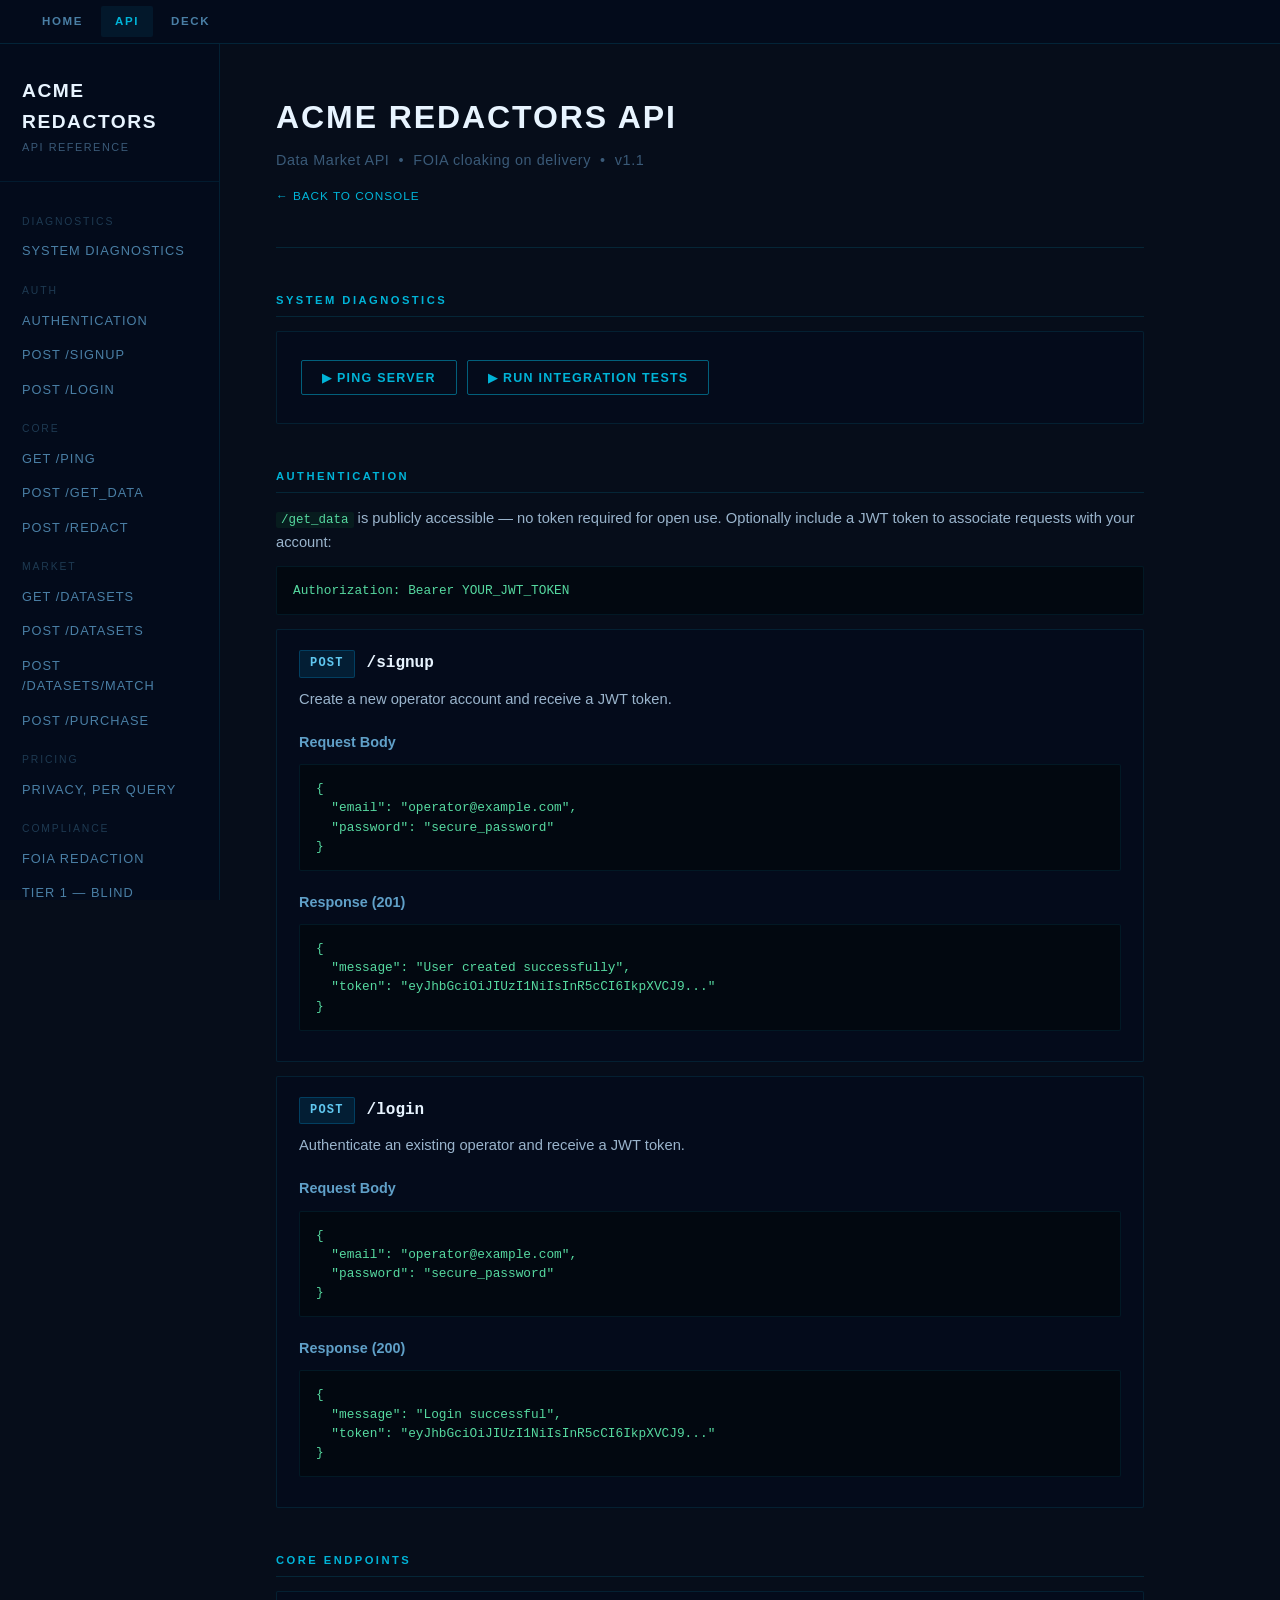
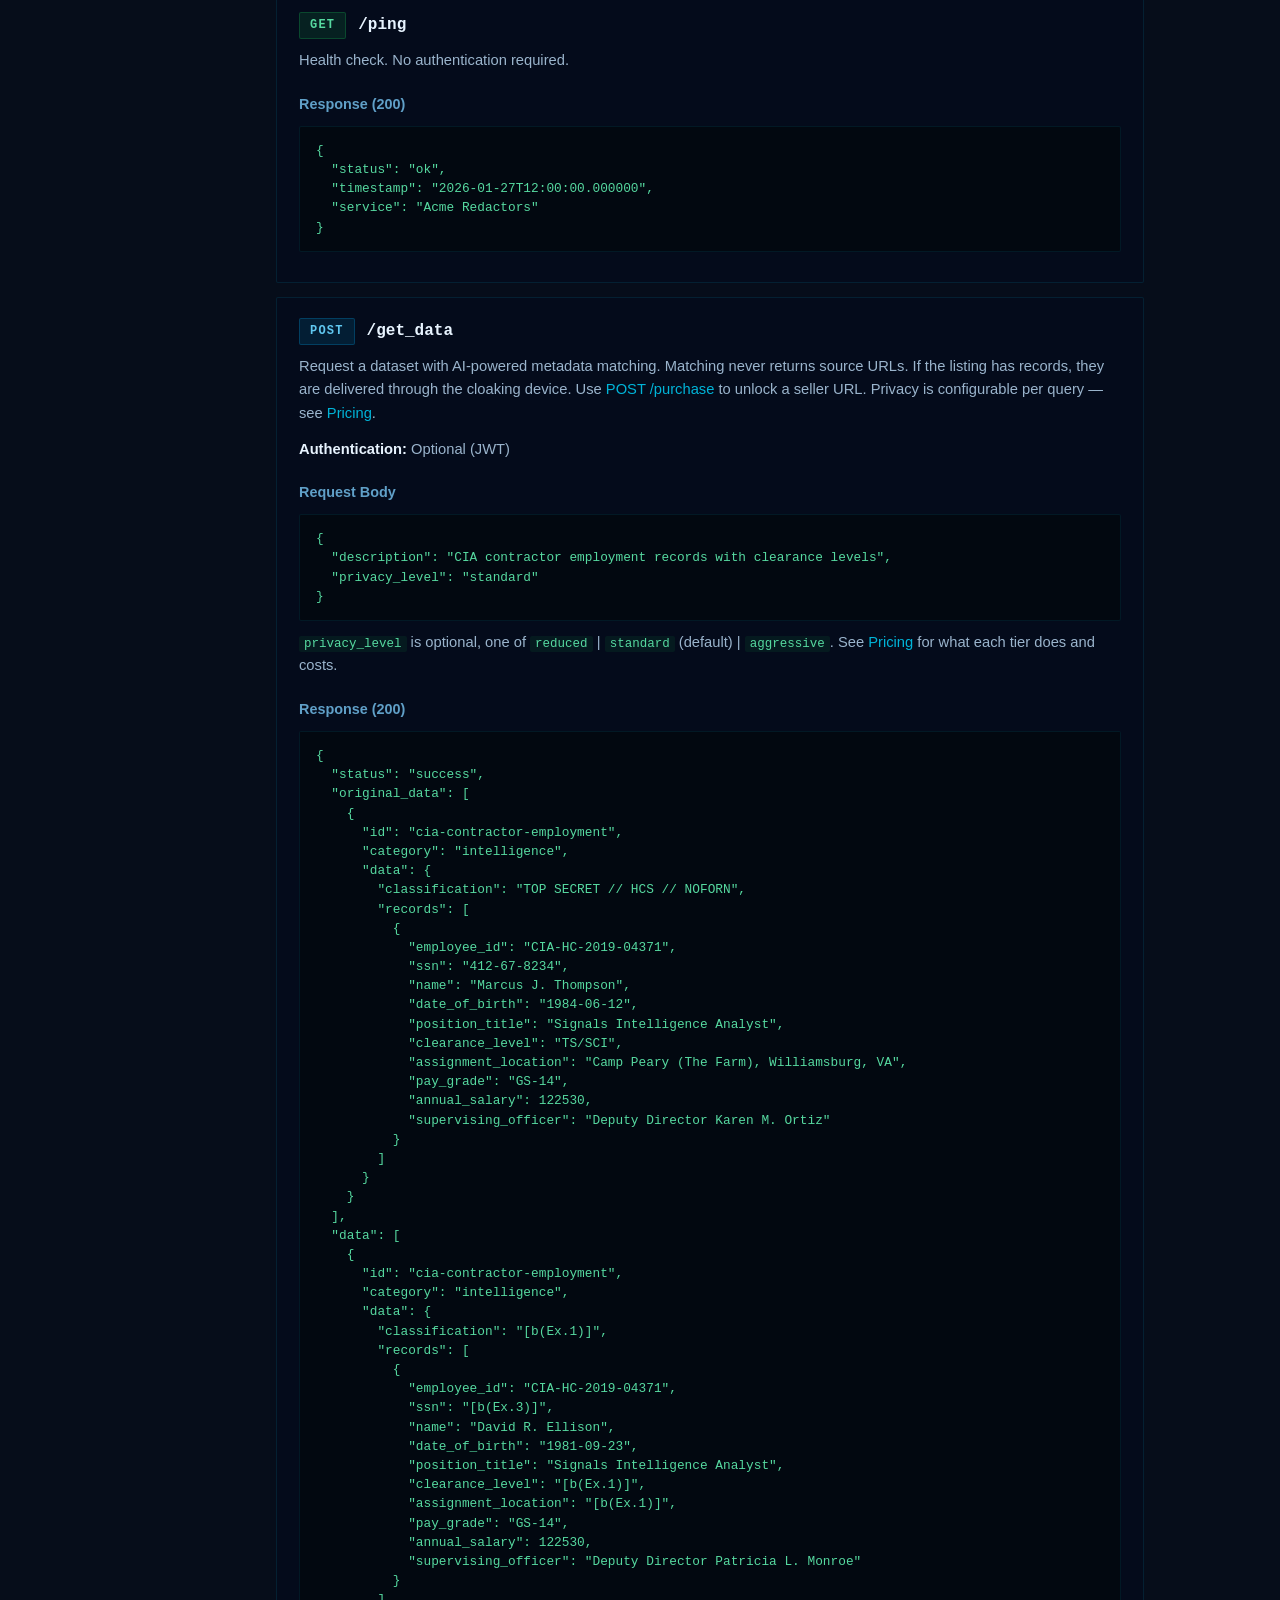
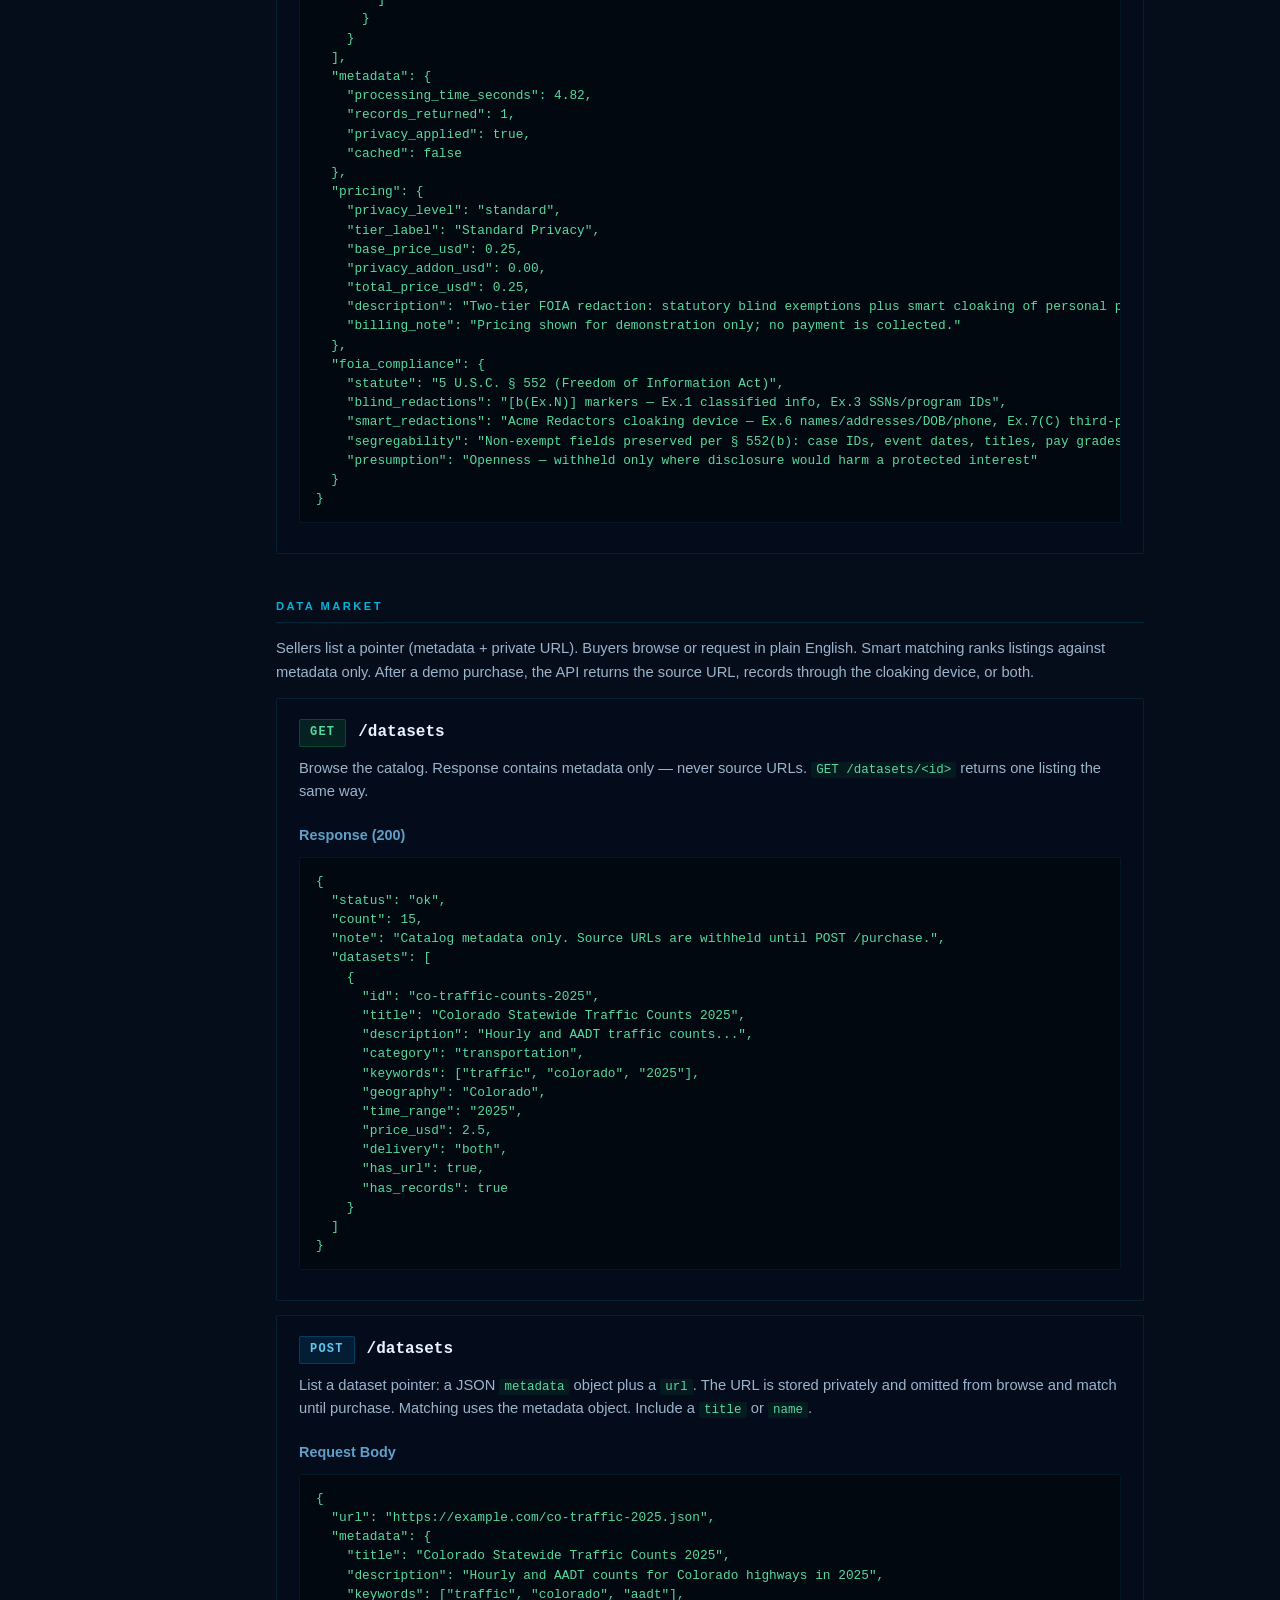
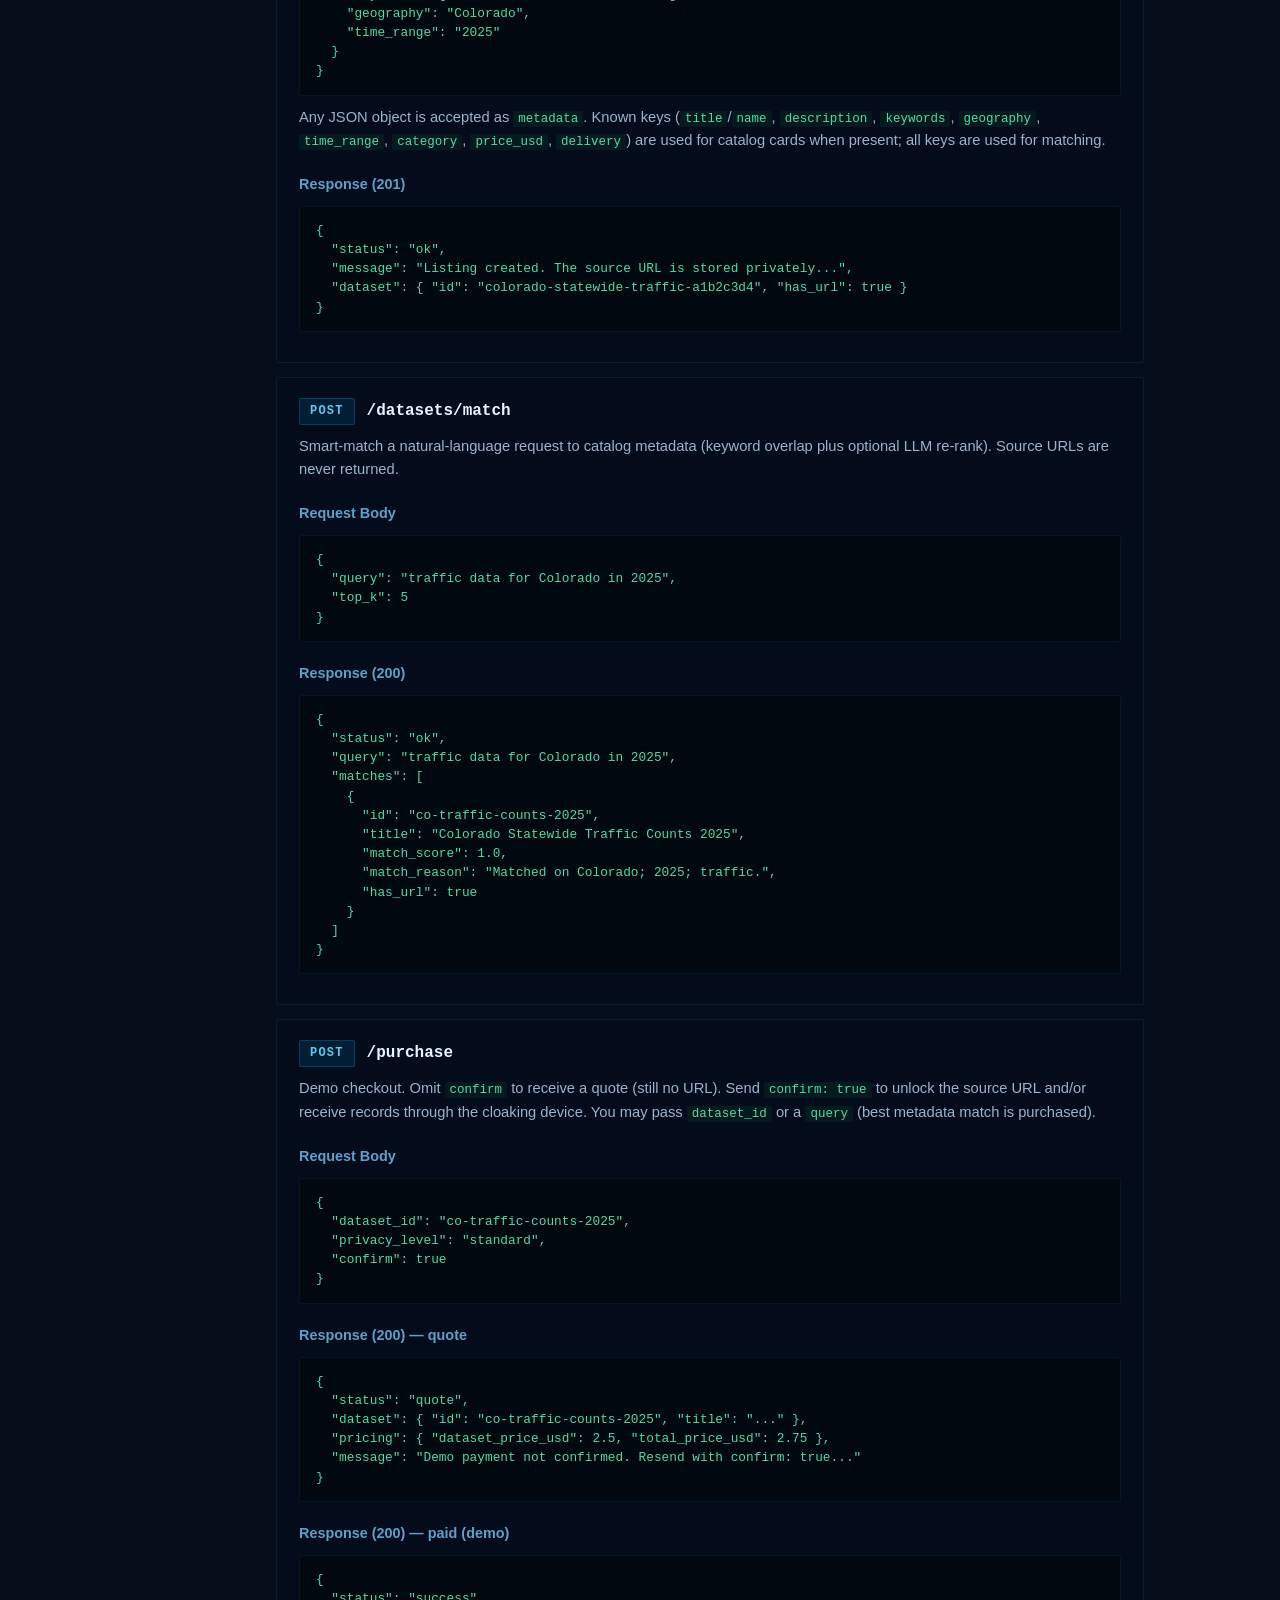
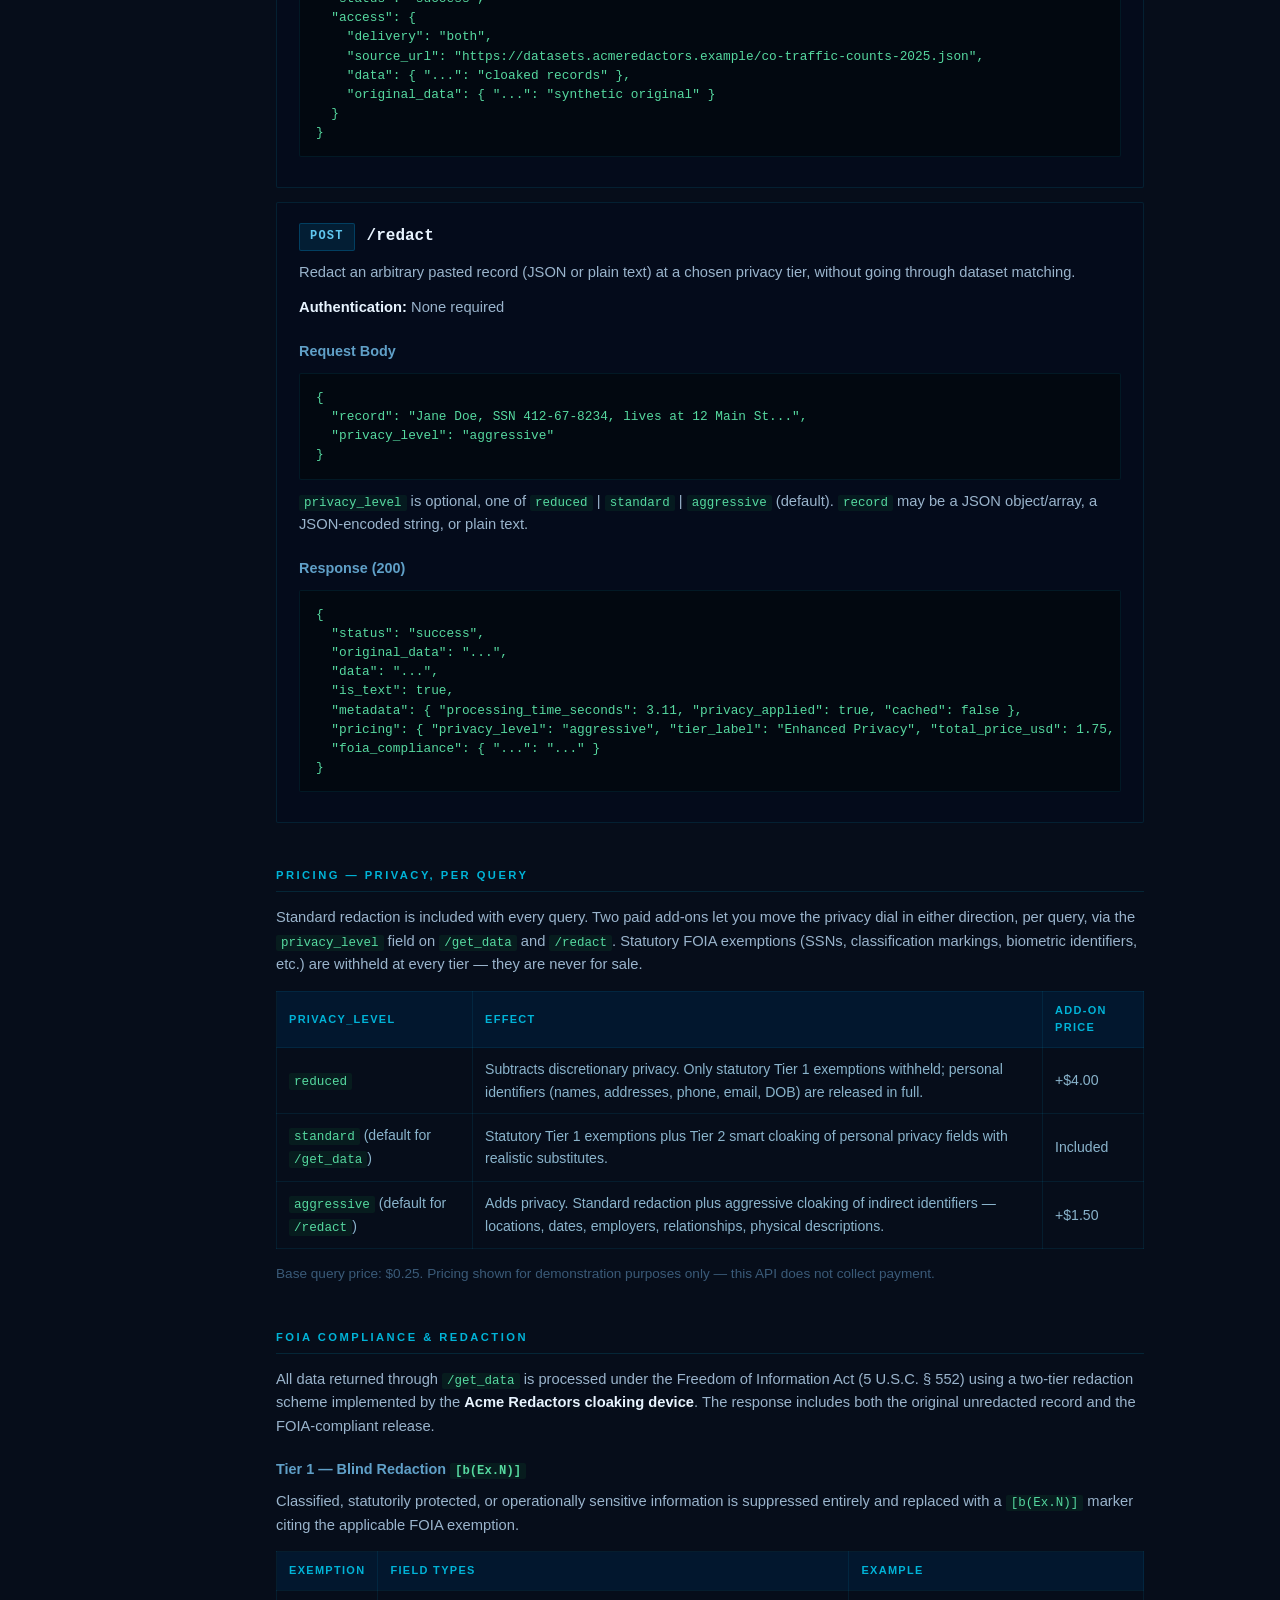
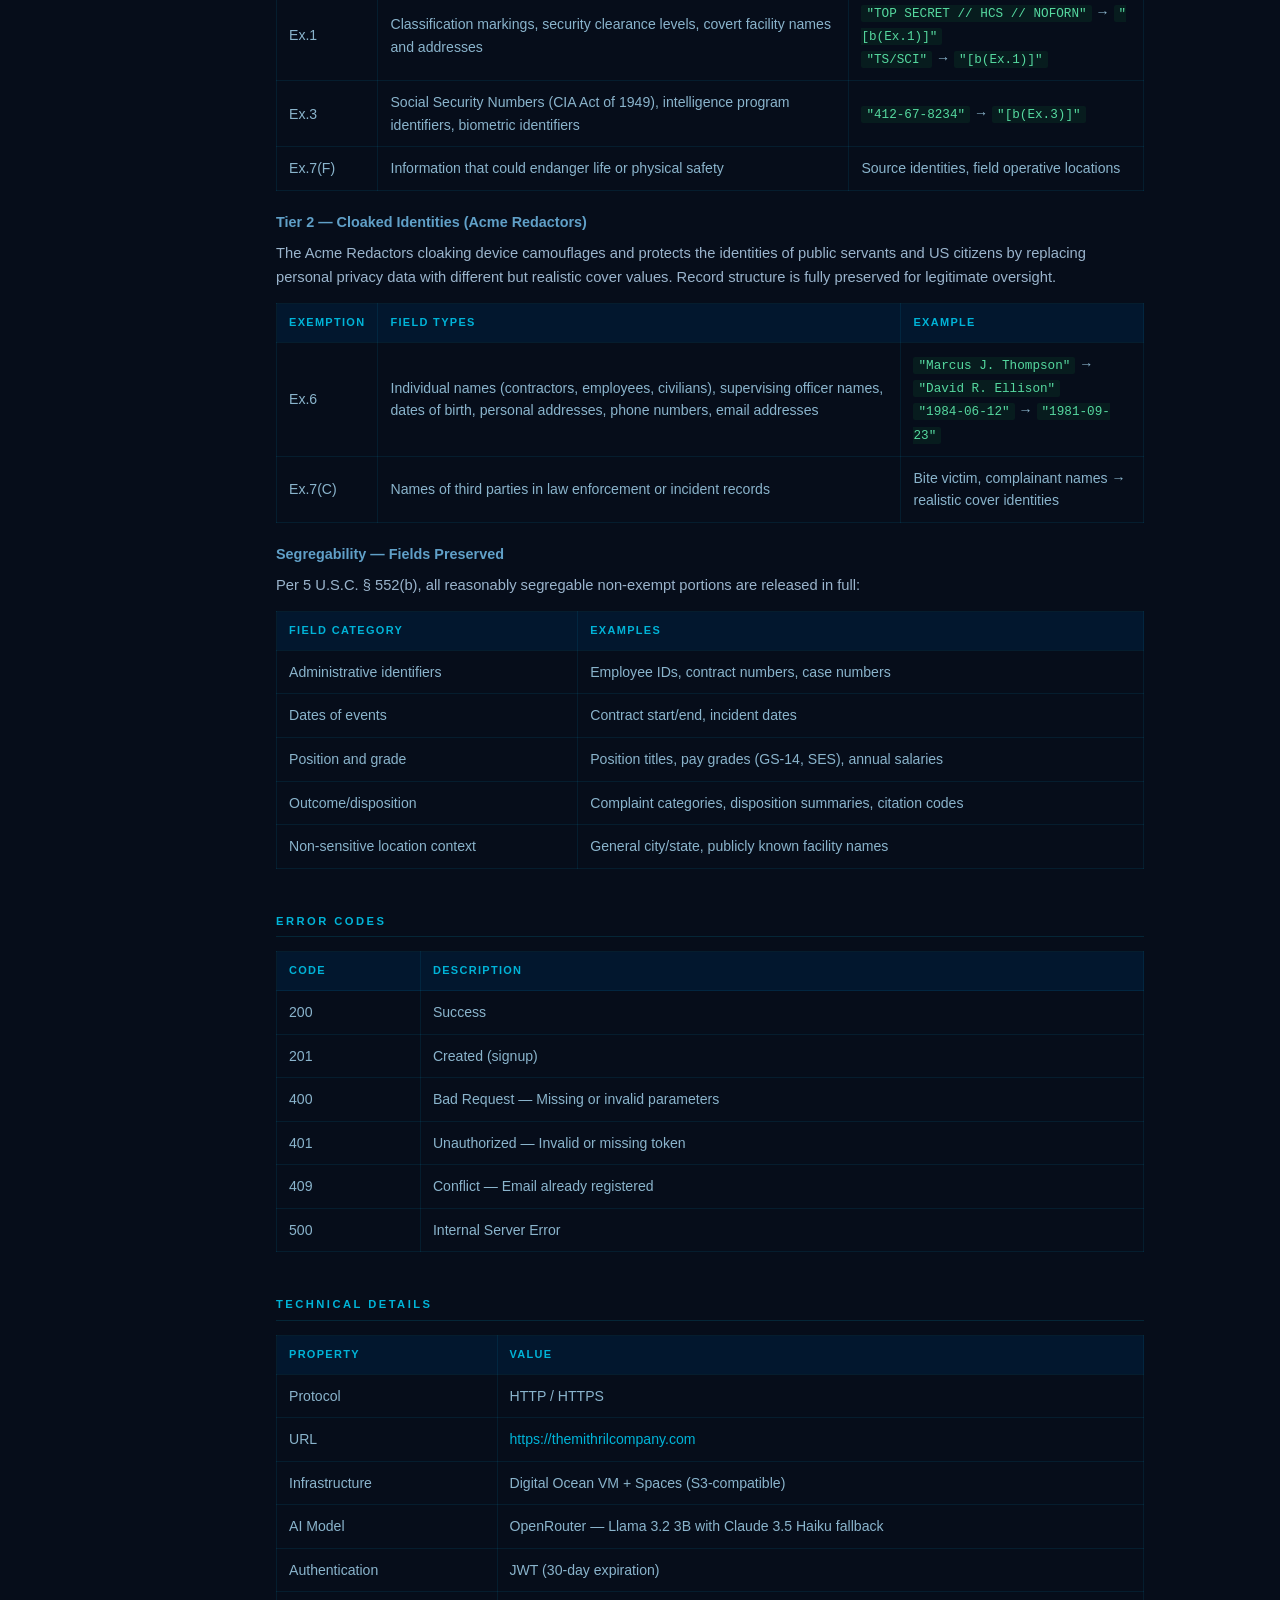
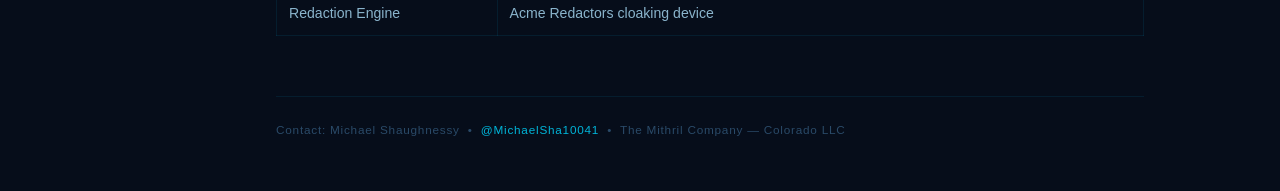
<file: api_docs.html>
<!DOCTYPE html>
<html lang="en">
<head>
    <meta charset="UTF-8">
    <meta name="viewport" content="width=device-width, initial-scale=1.0">
    <title>Acme Redactors — API Documentation</title>
    <style>
        * { margin: 0; padding: 0; box-sizing: border-box; }

        body {
            font-family: -apple-system, BlinkMacSystemFont, 'Segoe UI', Roboto, sans-serif;
            background: #060d1a;
            color: #9ab4cc;
            padding: 0;
            line-height: 1.6;
        }

        .sidebar {
            position: fixed;
            top: 0; left: 0; bottom: 0;
            width: 220px;
            background: rgba(4, 12, 28, 0.97);
            border-right: 1px solid rgba(0, 180, 220, 0.12);
            padding: 32px 0;
            overflow-y: auto;
            z-index: 10;
        }

        .sidebar-logo {
            padding: 0 22px 24px;
            border-bottom: 1px solid rgba(0, 180, 220, 0.1);
            margin-bottom: 18px;
        }

        .sidebar-logo .name {
            font-size: 1.2em;
            font-weight: 700;
            letter-spacing: 0.08em;
            text-transform: uppercase;
            color: #e8f4ff;
        }

        .sidebar-logo .sub {
            font-size: 0.68em;
            letter-spacing: 0.14em;
            text-transform: uppercase;
            color: #3a5a78;
            margin-top: 2px;
        }

        .sidebar nav a {
            display: block;
            padding: 7px 22px;
            font-size: 0.8em;
            letter-spacing: 0.08em;
            text-transform: uppercase;
            color: #4a7fa5;
            text-decoration: none;
            transition: color .15s, background .15s;
        }

        .sidebar nav a:hover {
            color: #00b4d8;
            background: rgba(0, 180, 220, 0.06);
        }

        .sidebar nav .section-label {
            padding: 14px 22px 4px;
            font-size: 0.65em;
            letter-spacing: 0.18em;
            text-transform: uppercase;
            color: #1e3a52;
        }

        .main {
            margin-left: 220px;
            padding: 48px 56px;
            max-width: 980px;
            padding-top: 92px;
        }

        .page-header {
            border-bottom: 1px solid rgba(0, 180, 220, 0.15);
            padding-bottom: 28px;
            margin-bottom: 42px;
        }

        .page-header h1 {
            font-size: 2em;
            font-weight: 700;
            letter-spacing: 0.06em;
            text-transform: uppercase;
            color: #e8f4ff;
            margin-bottom: 6px;
        }

        .page-header p {
            font-size: 0.9em;
            color: #3a5a78;
            letter-spacing: 0.04em;
        }

        .page-header a {
            color: #00b4d8;
            text-decoration: none;
            font-size: 0.82em;
            letter-spacing: 0.08em;
            text-transform: uppercase;
        }

        h2 {
            font-size: 0.7em;
            font-weight: 700;
            letter-spacing: 0.22em;
            text-transform: uppercase;
            color: #00b4d8;
            margin: 44px 0 14px;
            padding-bottom: 6px;
            border-bottom: 1px solid rgba(0, 180, 220, 0.15);
        }

        h3 {
            color: #60a0c8;
            margin: 20px 0 8px;
            font-size: 0.9em;
            font-weight: 600;
        }

        p { margin-bottom: 12px; font-size: 0.92em; }

        .endpoint {
            background: rgba(4, 12, 28, 0.8);
            border: 1px solid rgba(0, 180, 220, 0.12);
            border-radius: 2px;
            padding: 20px 22px;
            margin: 14px 0;
        }

        .endpoint-title {
            display: flex;
            align-items: center;
            gap: 12px;
            margin-bottom: 10px;
        }

        .method {
            display: inline-block;
            padding: 3px 10px;
            border-radius: 2px;
            font-size: 0.75em;
            font-weight: 700;
            letter-spacing: 0.1em;
            text-transform: uppercase;
            font-family: 'SF Mono', 'Fira Mono', monospace;
        }

        .method.get  { background: rgba(22,163,74,.15); color: #56d9a0; border: 1px solid rgba(22,163,74,.3); }
        .method.post { background: rgba(0,140,200,.15); color: #60c8f0; border: 1px solid rgba(0,140,200,.3); }

        .path {
            font-family: 'SF Mono', 'Fira Mono', monospace;
            font-size: 1em;
            color: #e8f4ff;
            font-weight: 600;
        }

        pre {
            background: #020810;
            border: 1px solid rgba(0, 180, 220, 0.1);
            border-radius: 2px;
            padding: 14px 16px;
            overflow-x: auto;
            margin: 10px 0;
            color: #56d9a0;
            font-family: 'SF Mono', 'Fira Mono', 'Courier New', monospace;
            font-size: 0.8em;
            line-height: 1.5;
        }

        code {
            font-family: 'SF Mono', 'Fira Mono', monospace;
            font-size: 0.85em;
            color: #56d9a0;
            background: rgba(22,163,74,.1);
            padding: 1px 5px;
            border-radius: 2px;
        }

        .controls {
            background: rgba(4, 12, 28, 0.8);
            border: 1px solid rgba(0, 180, 220, 0.12);
            border-radius: 2px;
            padding: 24px;
            margin: 14px 0;
        }

        .btn {
            display: inline-block;
            padding: 9px 20px;
            background: transparent;
            color: #00b4d8;
            border: 1px solid rgba(0, 180, 220, 0.5);
            border-radius: 2px;
            font-size: 0.78rem;
            font-weight: 600;
            letter-spacing: 0.1em;
            text-transform: uppercase;
            cursor: pointer;
            font-family: inherit;
            transition: background .15s, color .15s;
            margin: 4px 6px 4px 0;
        }
        .btn:hover { background: rgba(0,180,220,.1); color: #e8f4ff; }

        .result-box {
            margin-top: 16px;
            padding: 14px 16px;
            background: #020810;
            border: 1px solid rgba(0, 180, 220, 0.1);
            border-radius: 2px;
            min-height: 48px;
            font-family: 'SF Mono', 'Fira Mono', monospace;
            font-size: 0.8em;
            line-height: 1.5;
        }

        .success { color: #56d9a0; }
        .error   { color: #ff6b6b; }
        .info    { color: #00b4d8; }

        table {
            width: 100%;
            border-collapse: collapse;
            margin: 14px 0;
            font-size: 0.88em;
        }

        th, td {
            border: 1px solid rgba(0, 180, 220, 0.1);
            padding: 10px 12px;
            text-align: left;
        }

        th {
            background: rgba(0, 30, 60, 0.6);
            color: #00b4d8;
            font-size: 0.78em;
            letter-spacing: 0.12em;
            text-transform: uppercase;
            font-weight: 600;
        }

        td { color: #8ab4cc; }

        td code { font-size: 0.9em; }

        a { color: #00b4d8; text-decoration: none; }
        a:hover { color: #e8f4ff; }

        .footer {
            margin-top: 60px;
            padding-top: 24px;
            border-top: 1px solid rgba(0, 180, 220, 0.1);
            font-size: 0.8em;
            color: #2a4a68;
            letter-spacing: 0.06em;
        }

        @media (max-width: 768px) {
            .sidebar { display: none; }
            .main { margin-left: 0; padding: 24px 18px; }
        }

        .site-nav {
            position: fixed;
            top: 0; left: 0; right: 0;
            height: 44px;
            background: rgba(4, 12, 28, 0.97);
            border-bottom: 1px solid rgba(0, 180, 220, 0.15);
            display: flex;
            align-items: center;
            padding: 0 28px;
            gap: 4px;
            z-index: 200;
        }
        .site-nav a {
            font-size: 0.72em;
            font-weight: 600;
            letter-spacing: 0.14em;
            text-transform: uppercase;
            color: #4a7fa5;
            text-decoration: none;
            padding: 6px 14px;
            border-radius: 2px;
            transition: color .15s, background .15s;
        }
        .site-nav a:hover, .site-nav a.active {
            color: #00b4d8;
            background: rgba(0, 180, 220, 0.08);
        }
    </style>
</head>
<body>
<nav class="site-nav">
    <a href="/">Home</a>
    <a href="/api_docs.html" class="active">API</a>
    <a href="/deck.html">Deck</a>
</nav>

<div class="sidebar" style="top: 44px;">
    <div class="sidebar-logo">
        <a href="/" style="text-decoration:none;color:inherit"><div class="name">Acme Redactors</div></a>
        <div class="sub">API Reference</div>
    </div>
    <nav>
        <div class="section-label">Diagnostics</div>
        <a href="#diagnostics">System Diagnostics</a>
        <div class="section-label">Auth</div>
        <a href="#auth">Authentication</a>
        <a href="#signup">POST /signup</a>
        <a href="#login">POST /login</a>
        <div class="section-label">Core</div>
        <a href="#ping">GET /ping</a>
        <a href="#get_data">POST /get_data</a>
        <a href="#redact">POST /redact</a>
        <div class="section-label">Market</div>
        <a href="#datasets">GET /datasets</a>
        <a href="#datasets_create">POST /datasets</a>
        <a href="#datasets_match">POST /datasets/match</a>
        <a href="#purchase">POST /purchase</a>
        <div class="section-label">Pricing</div>
        <a href="#pricing">Privacy, Per Query</a>
        <div class="section-label">Compliance</div>
        <a href="#foia">FOIA Redaction</a>
        <a href="#tier1">Tier 1 — Blind</a>
        <a href="#tier2">Tier 2 — Cloaked</a>
        <a href="#segregability">Segregability</a>
        <div class="section-label">Reference</div>
        <a href="#errors">Error Codes</a>
        <a href="#technical">Technical Details</a>
    </nav>
</div>

<div class="main">

    <div class="page-header">
        <h1>Acme Redactors API</h1>
        <p>Data Market API &nbsp;&bull;&nbsp; FOIA cloaking on delivery &nbsp;&bull;&nbsp; v1.1</p>
        <p style="margin-top:10px"><a href="/">&#8592; Back to Console</a></p>
    </div>

    <h2 id="diagnostics">System Diagnostics</h2>
    <div class="controls">
        <button class="btn" onclick="pingServer()">&#9654; Ping Server</button>
        <button class="btn" onclick="runTests()">&#9654; Run Integration Tests</button>
        <div id="ping-result" class="result-box" style="display:none"></div>
        <div id="test-result" class="result-box" style="display:none"></div>
    </div>

    <h2 id="auth">Authentication</h2>
    <p><code>/get_data</code> is publicly accessible — no token required for open use. Optionally include a JWT token to associate requests with your account:</p>
    <pre>Authorization: Bearer YOUR_JWT_TOKEN</pre>

    <div class="endpoint" id="signup">
        <div class="endpoint-title">
            <span class="method post">POST</span>
            <span class="path">/signup</span>
        </div>
        <p>Create a new operator account and receive a JWT token.</p>
        <h3>Request Body</h3>
        <pre>{
  "email": "operator@example.com",
  "password": "secure_password"
}</pre>
        <h3>Response (201)</h3>
        <pre>{
  "message": "User created successfully",
  "token": "eyJhbGciOiJIUzI1NiIsInR5cCI6IkpXVCJ9..."
}</pre>
    </div>

    <div class="endpoint" id="login">
        <div class="endpoint-title">
            <span class="method post">POST</span>
            <span class="path">/login</span>
        </div>
        <p>Authenticate an existing operator and receive a JWT token.</p>
        <h3>Request Body</h3>
        <pre>{
  "email": "operator@example.com",
  "password": "secure_password"
}</pre>
        <h3>Response (200)</h3>
        <pre>{
  "message": "Login successful",
  "token": "eyJhbGciOiJIUzI1NiIsInR5cCI6IkpXVCJ9..."
}</pre>
    </div>

    <h2 id="core">Core Endpoints</h2>

    <div class="endpoint" id="ping">
        <div class="endpoint-title">
            <span class="method get">GET</span>
            <span class="path">/ping</span>
        </div>
        <p>Health check. No authentication required.</p>
        <h3>Response (200)</h3>
        <pre>{
  "status": "ok",
  "timestamp": "2026-01-27T12:00:00.000000",
  "service": "Acme Redactors"
}</pre>
    </div>

    <div class="endpoint" id="get_data">
        <div class="endpoint-title">
            <span class="method post">POST</span>
            <span class="path">/get_data</span>
        </div>
        <p>Request a dataset with AI-powered metadata matching. Matching never returns source URLs. If the listing has records, they are delivered through the cloaking device. Use <a href="#purchase">POST /purchase</a> to unlock a seller URL. Privacy is configurable per query &mdash; see <a href="#pricing">Pricing</a>.</p>
        <p><strong style="color:#e8f4ff">Authentication:</strong> Optional (JWT)</p>
        <h3>Request Body</h3>
        <pre>{
  "description": "CIA contractor employment records with clearance levels",
  "privacy_level": "standard"
}</pre>
        <p><code>privacy_level</code> is optional, one of <code>reduced</code> | <code>standard</code> (default) | <code>aggressive</code>. See <a href="#pricing">Pricing</a> for what each tier does and costs.</p>
        <h3>Response (200)</h3>
        <pre>{
  "status": "success",
  "original_data": [
    {
      "id": "cia-contractor-employment",
      "category": "intelligence",
      "data": {
        "classification": "TOP SECRET // HCS // NOFORN",
        "records": [
          {
            "employee_id": "CIA-HC-2019-04371",
            "ssn": "412-67-8234",
            "name": "Marcus J. Thompson",
            "date_of_birth": "1984-06-12",
            "position_title": "Signals Intelligence Analyst",
            "clearance_level": "TS/SCI",
            "assignment_location": "Camp Peary (The Farm), Williamsburg, VA",
            "pay_grade": "GS-14",
            "annual_salary": 122530,
            "supervising_officer": "Deputy Director Karen M. Ortiz"
          }
        ]
      }
    }
  ],
  "data": [
    {
      "id": "cia-contractor-employment",
      "category": "intelligence",
      "data": {
        "classification": "[b(Ex.1)]",
        "records": [
          {
            "employee_id": "CIA-HC-2019-04371",
            "ssn": "[b(Ex.3)]",
            "name": "David R. Ellison",
            "date_of_birth": "1981-09-23",
            "position_title": "Signals Intelligence Analyst",
            "clearance_level": "[b(Ex.1)]",
            "assignment_location": "[b(Ex.1)]",
            "pay_grade": "GS-14",
            "annual_salary": 122530,
            "supervising_officer": "Deputy Director Patricia L. Monroe"
          }
        ]
      }
    }
  ],
  "metadata": {
    "processing_time_seconds": 4.82,
    "records_returned": 1,
    "privacy_applied": true,
    "cached": false
  },
  "pricing": {
    "privacy_level": "standard",
    "tier_label": "Standard Privacy",
    "base_price_usd": 0.25,
    "privacy_addon_usd": 0.00,
    "total_price_usd": 0.25,
    "description": "Two-tier FOIA redaction: statutory blind exemptions plus smart cloaking of personal privacy fields...",
    "billing_note": "Pricing shown for demonstration only; no payment is collected."
  },
  "foia_compliance": {
    "statute": "5 U.S.C. § 552 (Freedom of Information Act)",
    "blind_redactions": "[b(Ex.N)] markers — Ex.1 classified info, Ex.3 SSNs/program IDs",
    "smart_redactions": "Acme Redactors cloaking device — Ex.6 names/addresses/DOB/phone, Ex.7(C) third-party names",
    "segregability": "Non-exempt fields preserved per § 552(b): case IDs, event dates, titles, pay grades, dispositions",
    "presumption": "Openness — withheld only where disclosure would harm a protected interest"
  }
}</pre>
    </div>

    <h2 id="market">Data Market</h2>
    <p>Sellers list a pointer (metadata + private URL). Buyers browse or request in plain English. Smart matching ranks listings against metadata only. After a demo purchase, the API returns the source URL, records through the cloaking device, or both.</p>

    <div class="endpoint" id="datasets">
        <div class="endpoint-title">
            <span class="method get">GET</span>
            <span class="path">/datasets</span>
        </div>
        <p>Browse the catalog. Response contains metadata only &mdash; never source URLs. <code>GET /datasets/&lt;id&gt;</code> returns one listing the same way.</p>
        <h3>Response (200)</h3>
        <pre>{
  "status": "ok",
  "count": 15,
  "note": "Catalog metadata only. Source URLs are withheld until POST /purchase.",
  "datasets": [
    {
      "id": "co-traffic-counts-2025",
      "title": "Colorado Statewide Traffic Counts 2025",
      "description": "Hourly and AADT traffic counts...",
      "category": "transportation",
      "keywords": ["traffic", "colorado", "2025"],
      "geography": "Colorado",
      "time_range": "2025",
      "price_usd": 2.5,
      "delivery": "both",
      "has_url": true,
      "has_records": true
    }
  ]
}</pre>
    </div>

    <div class="endpoint" id="datasets_create">
        <div class="endpoint-title">
            <span class="method post">POST</span>
            <span class="path">/datasets</span>
        </div>
        <p>List a dataset pointer: a JSON <code>metadata</code> object plus a <code>url</code>. The URL is stored privately and omitted from browse and match until purchase. Matching uses the metadata object. Include a <code>title</code> or <code>name</code>.</p>
        <h3>Request Body</h3>
        <pre>{
  "url": "https://example.com/co-traffic-2025.json",
  "metadata": {
    "title": "Colorado Statewide Traffic Counts 2025",
    "description": "Hourly and AADT counts for Colorado highways in 2025",
    "keywords": ["traffic", "colorado", "aadt"],
    "geography": "Colorado",
    "time_range": "2025"
  }
}</pre>
        <p>Any JSON object is accepted as <code>metadata</code>. Known keys (<code>title</code>/<code>name</code>, <code>description</code>, <code>keywords</code>, <code>geography</code>, <code>time_range</code>, <code>category</code>, <code>price_usd</code>, <code>delivery</code>) are used for catalog cards when present; all keys are used for matching.</p>
        <h3>Response (201)</h3>
        <pre>{
  "status": "ok",
  "message": "Listing created. The source URL is stored privately...",
  "dataset": { "id": "colorado-statewide-traffic-a1b2c3d4", "has_url": true }
}</pre>
    </div>

    <div class="endpoint" id="datasets_match">
        <div class="endpoint-title">
            <span class="method post">POST</span>
            <span class="path">/datasets/match</span>
        </div>
        <p>Smart-match a natural-language request to catalog metadata (keyword overlap plus optional LLM re-rank). Source URLs are never returned.</p>
        <h3>Request Body</h3>
        <pre>{
  "query": "traffic data for Colorado in 2025",
  "top_k": 5
}</pre>
        <h3>Response (200)</h3>
        <pre>{
  "status": "ok",
  "query": "traffic data for Colorado in 2025",
  "matches": [
    {
      "id": "co-traffic-counts-2025",
      "title": "Colorado Statewide Traffic Counts 2025",
      "match_score": 1.0,
      "match_reason": "Matched on Colorado; 2025; traffic.",
      "has_url": true
    }
  ]
}</pre>
    </div>

    <div class="endpoint" id="purchase">
        <div class="endpoint-title">
            <span class="method post">POST</span>
            <span class="path">/purchase</span>
        </div>
        <p>Demo checkout. Omit <code>confirm</code> to receive a quote (still no URL). Send <code>confirm: true</code> to unlock the source URL and/or receive records through the cloaking device. You may pass <code>dataset_id</code> or a <code>query</code> (best metadata match is purchased).</p>
        <h3>Request Body</h3>
        <pre>{
  "dataset_id": "co-traffic-counts-2025",
  "privacy_level": "standard",
  "confirm": true
}</pre>
        <h3>Response (200) &mdash; quote</h3>
        <pre>{
  "status": "quote",
  "dataset": { "id": "co-traffic-counts-2025", "title": "..." },
  "pricing": { "dataset_price_usd": 2.5, "total_price_usd": 2.75 },
  "message": "Demo payment not confirmed. Resend with confirm: true..."
}</pre>
        <h3>Response (200) &mdash; paid (demo)</h3>
        <pre>{
  "status": "success",
  "access": {
    "delivery": "both",
    "source_url": "https://datasets.acmeredactors.example/co-traffic-counts-2025.json",
    "data": { "...": "cloaked records" },
    "original_data": { "...": "synthetic original" }
  }
}</pre>
    </div>

    <div class="endpoint" id="redact">
        <div class="endpoint-title">
            <span class="method post">POST</span>
            <span class="path">/redact</span>
        </div>
        <p>Redact an arbitrary pasted record (JSON or plain text) at a chosen privacy tier, without going through dataset matching.</p>
        <p><strong style="color:#e8f4ff">Authentication:</strong> None required</p>
        <h3>Request Body</h3>
        <pre>{
  "record": "Jane Doe, SSN 412-67-8234, lives at 12 Main St...",
  "privacy_level": "aggressive"
}</pre>
        <p><code>privacy_level</code> is optional, one of <code>reduced</code> | <code>standard</code> | <code>aggressive</code> (default). <code>record</code> may be a JSON object/array, a JSON-encoded string, or plain text.</p>
        <h3>Response (200)</h3>
        <pre>{
  "status": "success",
  "original_data": "...",
  "data": "...",
  "is_text": true,
  "metadata": { "processing_time_seconds": 3.11, "privacy_applied": true, "cached": false },
  "pricing": { "privacy_level": "aggressive", "tier_label": "Enhanced Privacy", "total_price_usd": 1.75, "..." : "..." },
  "foia_compliance": { "...": "..." }
}</pre>
    </div>

    <h2 id="pricing">Pricing &mdash; Privacy, Per Query</h2>
    <p>Standard redaction is included with every query. Two paid add-ons let you move the privacy dial in either direction, per query, via the <code>privacy_level</code> field on <code>/get_data</code> and <code>/redact</code>. Statutory FOIA exemptions (SSNs, classification markings, biometric identifiers, etc.) are withheld at every tier &mdash; they are never for sale.</p>
    <table>
        <tr>
            <th>privacy_level</th>
            <th>Effect</th>
            <th>Add-on Price</th>
        </tr>
        <tr>
            <td><code>reduced</code></td>
            <td>Subtracts discretionary privacy. Only statutory Tier 1 exemptions withheld; personal identifiers (names, addresses, phone, email, DOB) are released in full.</td>
            <td>+$4.00</td>
        </tr>
        <tr>
            <td><code>standard</code> (default for <code>/get_data</code>)</td>
            <td>Statutory Tier 1 exemptions plus Tier 2 smart cloaking of personal privacy fields with realistic substitutes.</td>
            <td>Included</td>
        </tr>
        <tr>
            <td><code>aggressive</code> (default for <code>/redact</code>)</td>
            <td>Adds privacy. Standard redaction plus aggressive cloaking of indirect identifiers &mdash; locations, dates, employers, relationships, physical descriptions.</td>
            <td>+$1.50</td>
        </tr>
    </table>
    <p style="font-size:.85em;color:#3a5a78">Base query price: $0.25. Pricing shown for demonstration purposes only &mdash; this API does not collect payment.</p>

    <h2 id="foia">FOIA Compliance &amp; Redaction</h2>
    <p>All data returned through <code>/get_data</code> is processed under the Freedom of Information Act (5 U.S.C. &sect; 552) using a two-tier redaction scheme implemented by the <strong style="color:#e8f4ff">Acme Redactors cloaking device</strong>. The response includes both the original unredacted record and the FOIA-compliant release.</p>

    <h3 id="tier1">Tier 1 &mdash; Blind Redaction <code>[b(Ex.N)]</code></h3>
    <p>Classified, statutorily protected, or operationally sensitive information is suppressed entirely and replaced with a <code>[b(Ex.N)]</code> marker citing the applicable FOIA exemption.</p>
    <table>
        <tr>
            <th>Exemption</th>
            <th>Field Types</th>
            <th>Example</th>
        </tr>
        <tr>
            <td>Ex.1</td>
            <td>Classification markings, security clearance levels, covert facility names and addresses</td>
            <td><code>"TOP SECRET // HCS // NOFORN"</code> &rarr; <code>"[b(Ex.1)]"</code><br><code>"TS/SCI"</code> &rarr; <code>"[b(Ex.1)]"</code></td>
        </tr>
        <tr>
            <td>Ex.3</td>
            <td>Social Security Numbers (CIA Act of 1949), intelligence program identifiers, biometric identifiers</td>
            <td><code>"412-67-8234"</code> &rarr; <code>"[b(Ex.3)]"</code></td>
        </tr>
        <tr>
            <td>Ex.7(F)</td>
            <td>Information that could endanger life or physical safety</td>
            <td>Source identities, field operative locations</td>
        </tr>
    </table>

    <h3 id="tier2">Tier 2 &mdash; Cloaked Identities (Acme Redactors)</h3>
    <p>The Acme Redactors cloaking device camouflages and protects the identities of public servants and US citizens by replacing personal privacy data with different but realistic cover values. Record structure is fully preserved for legitimate oversight.</p>
    <table>
        <tr>
            <th>Exemption</th>
            <th>Field Types</th>
            <th>Example</th>
        </tr>
        <tr>
            <td>Ex.6</td>
            <td>Individual names (contractors, employees, civilians), supervising officer names, dates of birth, personal addresses, phone numbers, email addresses</td>
            <td><code>"Marcus J. Thompson"</code> &rarr; <code>"David R. Ellison"</code><br><code>"1984-06-12"</code> &rarr; <code>"1981-09-23"</code></td>
        </tr>
        <tr>
            <td>Ex.7(C)</td>
            <td>Names of third parties in law enforcement or incident records</td>
            <td>Bite victim, complainant names &rarr; realistic cover identities</td>
        </tr>
    </table>

    <h3 id="segregability">Segregability &mdash; Fields Preserved</h3>
    <p>Per 5 U.S.C. &sect; 552(b), all reasonably segregable non-exempt portions are released in full:</p>
    <table>
        <tr>
            <th>Field Category</th>
            <th>Examples</th>
        </tr>
        <tr>
            <td>Administrative identifiers</td>
            <td>Employee IDs, contract numbers, case numbers</td>
        </tr>
        <tr>
            <td>Dates of events</td>
            <td>Contract start/end, incident dates</td>
        </tr>
        <tr>
            <td>Position and grade</td>
            <td>Position titles, pay grades (GS-14, SES), annual salaries</td>
        </tr>
        <tr>
            <td>Outcome/disposition</td>
            <td>Complaint categories, disposition summaries, citation codes</td>
        </tr>
        <tr>
            <td>Non-sensitive location context</td>
            <td>General city/state, publicly known facility names</td>
        </tr>
    </table>

    <h2 id="errors">Error Codes</h2>
    <table>
        <tr><th>Code</th><th>Description</th></tr>
        <tr><td>200</td><td>Success</td></tr>
        <tr><td>201</td><td>Created (signup)</td></tr>
        <tr><td>400</td><td>Bad Request &mdash; Missing or invalid parameters</td></tr>
        <tr><td>401</td><td>Unauthorized &mdash; Invalid or missing token</td></tr>
        <tr><td>409</td><td>Conflict &mdash; Email already registered</td></tr>
        <tr><td>500</td><td>Internal Server Error</td></tr>
    </table>

    <h2 id="technical">Technical Details</h2>
    <table>
        <tr><th>Property</th><th>Value</th></tr>
        <tr><td>Protocol</td><td>HTTP / HTTPS</td></tr>
        <tr><td>URL</td><td><a href="https://themithrilcompany.com">https://themithrilcompany.com</a></td></tr>
        <tr><td>Infrastructure</td><td>Digital Ocean VM + Spaces (S3-compatible)</td></tr>
        <tr><td>AI Model</td><td>OpenRouter &mdash; Llama 3.2 3B with Claude 3.5 Haiku fallback</td></tr>
        <tr><td>Authentication</td><td>JWT (30-day expiration)</td></tr>
        <tr><td>Redaction Engine</td><td>Acme Redactors cloaking device</td></tr>
    </table>

    <div class="footer">
        <p>Contact: Michael Shaughnessy &nbsp;&bull;&nbsp; <a href="https://x.com/MichaelSha10041" target="_blank" rel="noopener">@MichaelSha10041</a> &nbsp;&bull;&nbsp; The Mithril Company &mdash; Colorado LLC</p>
    </div>

</div>

<script>
    const API_URL = window.location.origin;

    async function pingServer() {
        const resultDiv = document.getElementById('ping-result');
        resultDiv.style.display = 'block';
        resultDiv.innerHTML = '<p class="info">&#9654; Pinging server...</p>';
        const startTime = performance.now();
        try {
            const response = await fetch(`${API_URL}/ping`);
            const endTime = performance.now();
            const latency = (endTime - startTime).toFixed(2);
            if (response.ok) {
                const data = await response.json();
                resultDiv.innerHTML = `
                    <p class="success">&#10003; SERVER ONLINE</p>
                    <p class="info">Latency: ${latency}ms</p>
                    <p class="info">Timestamp: ${data.timestamp}</p>
                    <p class="info">Service: ${data.service}</p>
                `;
            } else {
                resultDiv.innerHTML = `<p class="error">&#10007; ERROR: ${response.status} ${response.statusText}</p>`;
            }
        } catch (error) {
            resultDiv.innerHTML = `<p class="error">&#10007; CONNECTION FAILED: ${error.message}</p>`;
        }
    }

    async function runTests() {
        const resultDiv = document.getElementById('test-result');
        resultDiv.style.display = 'block';
        resultDiv.innerHTML = '<p class="info">&#9654; Running integration tests...</p>';

        let output = '';
        let passCount = 0;
        let failCount = 0;

        async function test(name, fn) {
            output += `<p class="info">Testing: ${name}</p>`;
            try {
                await fn();
                output += `<p class="success">  &#10003; PASS</p>`;
                passCount++;
            } catch (error) {
                output += `<p class="error">  &#10007; FAIL: ${error.message}</p>`;
                failCount++;
            }
            resultDiv.innerHTML = output;
        }

        let testToken = null;
        const testEmail = `test_${Date.now()}@example.com`;
        const testPassword = 'TestPass123!';

        await test('Ping endpoint', async () => {
            const res = await fetch(`${API_URL}/ping`);
            if (!res.ok) throw new Error(`Status ${res.status}`);
        });

        await test('Signup new operator', async () => {
            const res = await fetch(`${API_URL}/signup`, {
                method: 'POST',
                headers: { 'Content-Type': 'application/json' },
                body: JSON.stringify({ email: testEmail, password: testPassword })
            });
            if (!res.ok) throw new Error(`Status ${res.status}`);
            const data = await res.json();
            if (!data.token) throw new Error('No token received');
            testToken = data.token;
        });

        await test('Login existing operator', async () => {
            const res = await fetch(`${API_URL}/login`, {
                method: 'POST',
                headers: { 'Content-Type': 'application/json' },
                body: JSON.stringify({ email: testEmail, password: testPassword })
            });
            if (!res.ok) throw new Error(`Status ${res.status}`);
            const data = await res.json();
            if (!data.token) throw new Error('No token received');
        });

        await test('Get data — response structure (status, original_data, data, metadata, foia_compliance)', async () => {
            const res = await fetch(`${API_URL}/get_data`, {
                method: 'POST',
                headers: { 'Content-Type': 'application/json', 'Authorization': `Bearer ${testToken}` },
                body: JSON.stringify({ description: 'CIA contractor employment records' })
            });
            if (!res.ok) throw new Error(`Status ${res.status}`);
            const data = await res.json();
            if (data.status !== 'success') throw new Error('Missing status:success');
            if (!data.original_data) throw new Error('Missing original_data field');
            if (!data.data) throw new Error('Missing data field');
            if (!data.metadata) throw new Error('Missing metadata field');
            if (!data.foia_compliance) throw new Error('Missing foia_compliance field');
            if (!data.foia_compliance.statute) throw new Error('Missing foia_compliance.statute');
        });

        await test('Reject unauthenticated data request (401)', async () => {
            const res = await fetch(`${API_URL}/get_data`, {
                method: 'POST',
                headers: { 'Content-Type': 'application/json' },
                body: JSON.stringify({ description: 'Test data' })
            });
            if (res.status !== 401) throw new Error(`Expected 401, got ${res.status}`);
        });

        await test('FOIA — metadata.privacy_applied is true', async () => {
            const res = await fetch(`${API_URL}/get_data`, {
                method: 'POST',
                headers: { 'Content-Type': 'application/json', 'Authorization': `Bearer ${testToken}` },
                body: JSON.stringify({ description: 'CIA contractor employment records' })
            });
            if (!res.ok) throw new Error(`Status ${res.status}`);
            const data = await res.json();
            if (!data.metadata.privacy_applied) throw new Error('privacy_applied is not true');
        });

        await test('FOIA — Tier 1 blind [b(Ex.N)] markers present in CIA redacted output', async () => {
            const res = await fetch(`${API_URL}/get_data`, {
                method: 'POST',
                headers: { 'Content-Type': 'application/json', 'Authorization': `Bearer ${testToken}` },
                body: JSON.stringify({ description: 'CIA contractor employment records with clearance levels and SSNs' })
            });
            if (!res.ok) throw new Error(`Status ${res.status}`);
            const data = await res.json();
            const redactedStr = JSON.stringify(data.data);
            if (!redactedStr.includes('[b(Ex.')) throw new Error('No [b(Ex.N)] blind redaction markers found in CIA output');
        });

        await test('FOIA — Tier 1: raw SSN pattern absent from redacted output', async () => {
            const res = await fetch(`${API_URL}/get_data`, {
                method: 'POST',
                headers: { 'Content-Type': 'application/json', 'Authorization': `Bearer ${testToken}` },
                body: JSON.stringify({ description: 'CIA contractor employment records' })
            });
            if (!res.ok) throw new Error(`Status ${res.status}`);
            const data = await res.json();
            const redactedStr = JSON.stringify(data.data);
            if (/\b\d{3}-\d{2}-\d{4}\b/.test(redactedStr)) throw new Error('Raw SSN pattern found in redacted output');
        });

        await test('FOIA — Tier 2: original_data names not present in redacted data', async () => {
            const res = await fetch(`${API_URL}/get_data`, {
                method: 'POST',
                headers: { 'Content-Type': 'application/json', 'Authorization': `Bearer ${testToken}` },
                body: JSON.stringify({ description: 'CIA contractor employment records' })
            });
            if (!res.ok) throw new Error(`Status ${res.status}`);
            const d = await res.json();
            const origStr = JSON.stringify(d.original_data);
            const redStr = JSON.stringify(d.data);
            const nameMatch = origStr.match(/"name":\s*"([^"]+)"/);
            if (nameMatch && redStr.includes(nameMatch[1])) throw new Error(`Original name "${nameMatch[1]}" found unchanged in redacted output`);
        });

        await test('FOIA — Lakewood animal control: Ex.6 smart redaction (no original resident names)', async () => {
            const res = await fetch(`${API_URL}/get_data`, {
                method: 'POST',
                headers: { 'Content-Type': 'application/json', 'Authorization': `Bearer ${testToken}` },
                body: JSON.stringify({ description: 'Lakewood animal control service records and violations' })
            });
            if (!res.ok) throw new Error(`Status ${res.status}`);
            const d = await res.json();
            const origStr = JSON.stringify(d.original_data);
            const redStr = JSON.stringify(d.data);
            const nameMatch = origStr.match(/"resident_name":\s*"([^"]+)"/);
            if (nameMatch && redStr.includes(nameMatch[1])) throw new Error(`Original resident name "${nameMatch[1]}" found unchanged in redacted output`);
        });

        output += `<p class="info" style="margin-top:12px">&#9472;&#9472;&#9472;&#9472;&#9472;&#9472;&#9472;&#9472;&#9472;&#9472;&#9472;&#9472;&#9472;&#9472;&#9472;&#9472;&#9472;</p>`;
        output += `<p class="success">PASSED: ${passCount}</p>`;
        output += `<p class="error">FAILED: ${failCount}</p>`;
        output += `<p class="${failCount === 0 ? 'success' : 'error'}">TOTAL: ${passCount + failCount}</p>`;
        resultDiv.innerHTML = output;
    }
</script>
</body>
</html>
</file>
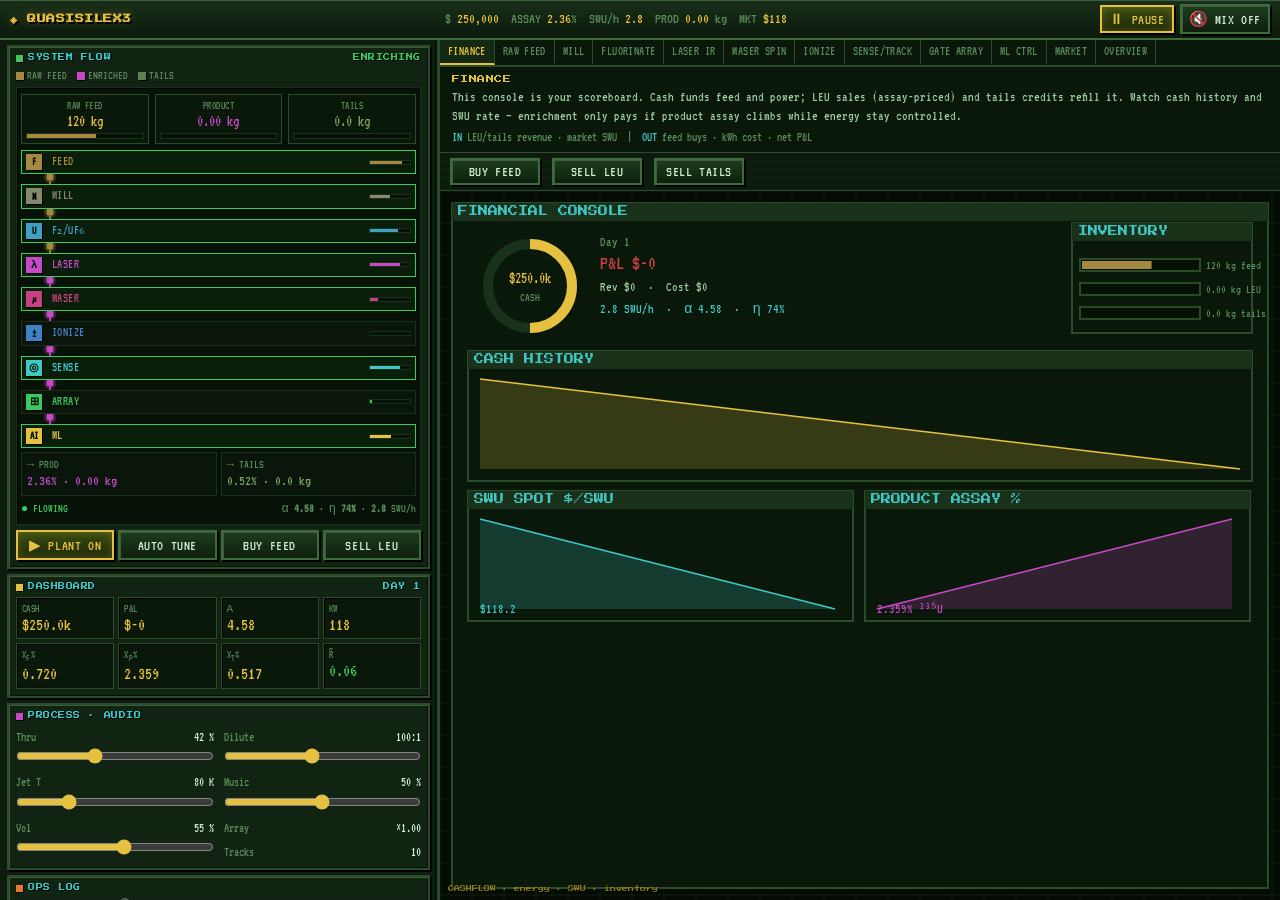
<file: quasisilex.html>
<!DOCTYPE html>
<html lang="en">
<head>
<meta charset="UTF-8">
<meta name="viewport" content="width=device-width, initial-scale=1, maximum-scale=1, user-scalable=no">
<title>QuasiSILEX3 — Laser Isotope Enrichment Sim</title>
<link rel="stylesheet" href="quasisilex.css">
</head>
<body>
<div id="app">
  <header id="header">
    <h1 data-tip="QuasiSILEX3 — laser SILEX enrichment plant sim. Raw UF₆-eq feed enters left; enriched LEU accumulates as product.">◈ QUASISILEX3</h1>
    <div class="hstats">
      <span data-tip="Liquid cash on hand. Energy and feed purchases drain it; LEU/tails sales refill it.">$ <b id="h-cash">250000</b></span>
      <span data-tip="Product ²³⁵U assay. Natural is ~0.72%. Sell when this climbs toward LEU (~3–5%).">ASSAY <b id="h-assay">0.72</b>%</span>
      <span data-tip="Separative work rate — how fast the cascade is creating enrichment value.">SWU/h <b id="h-swu">0.0</b></span>
      <span data-tip="Enriched product inventory waiting to sell.">PROD <b id="h-prod">0.00</b> kg</span>
      <span data-tip="Spot market price per SWU. Higher = better LEU valuations.">MKT <b id="h-mkt">$118</b></span>
    </div>
    <div class="hacts">
      <button class="btn active tip-below" id="btn-run" onclick="toggleRun()" data-tip="Pause or resume the plant clock and physics.">⏸ PAUSE</button>
      <button class="btn tip-below" id="btn-sound" onclick="toggleSound()" data-tip="Start ambient plant audio mix (needs a click — browser autoplay rules).">🔇 MIX OFF</button>
    </div>
  </header>

  <div id="body">
    <!-- ════════ LEFT: system diagram + condensed controls ════════ -->
    <aside id="left">
      <div id="left-scroll">

        <div class="box" id="sys-box">
          <div class="box-title">
            <span><span class="dot" style="background:#40c860"></span>SYSTEM FLOW</span>
            <span id="plant-status" data-tip="Overall cascade state: STANDBY / RUNNING / ENRICHING.">STANDBY</span>
          </div>
          <div class="sys-legend">
            <span data-tip="Unenriched natural uranium feed (~0.72% ²³⁵U) moving through the plant."><i style="background:#a88840"></i>RAW FEED</span>
            <span data-tip="Laser-excited / enriched stream routed toward product."><i style="background:#c848c8"></i>ENRICHED</span>
            <span data-tip="Depleted tails after skimmer cut."><i style="background:#608050"></i>TAILS</span>
          </div>
          <div class="sys-flow" id="sys-flow">
            <div class="sys-tanks">
              <div class="tank feed tip-below" data-tip="Unenriched raw stock (yellowcake / UF₆-eq). Buy more when the bar runs low." onclick="setView('feed')">
                <div class="t-lab">RAW FEED</div>
                <div class="t-val" id="tank-feed">120 kg</div>
                <div class="t-bar"><i id="tank-feed-bar"></i></div>
              </div>
              <div class="tank prod tip-below" data-tip="Refined LEU product tank — assay rises as the cascade works. Sell from Finance or here." onclick="setView('finance')">
                <div class="t-lab">PRODUCT</div>
                <div class="t-val" id="tank-prod">0.00 kg</div>
                <div class="t-bar"><i id="tank-prod-bar"></i></div>
              </div>
              <div class="tank tails tip-below" data-tip="Depleted tails inventory. Low assay; small credit when sold." onclick="setView('finance')">
                <div class="t-lab">TAILS</div>
                <div class="t-val" id="tank-tails">0.0 kg</div>
                <div class="t-bar"><i id="tank-tails-bar"></i></div>
              </div>
            </div>
            <div class="sys-spine" id="sys-spine"><!-- nodes filled by JS --></div>
            <div class="sys-split">
              <div class="sys-out prod tip-below" data-tip="Product stream: high-²³⁵ fraction after skimmer. Assay and mass accumulate here." onclick="setView('gates')">
                → PROD <b id="out-prod">0.72% · 0 kg</b>
              </div>
              <div class="sys-out tails tip-below" data-tip="Tails stream: depleted ²³⁸-rich reject after skimmer." onclick="setView('gates')">
                → TAILS <b id="out-tails">0.72% · 0 kg</b>
              </div>
            </div>
            <div class="sys-status">
              <span id="sys-live" class="idle">● STANDBY</span>
              <span data-tip="Separation factor α · laser selectivity · SWU rate">α <b id="sys-alpha">1.00</b> · η <b id="sys-eta">0%</b> · <b id="sys-swu">0</b> SWU/h</span>
            </div>
          </div>
          <div class="btn-row">
            <button class="btn active" id="btn-plant" onclick="togglePlant()" data-tip="Start/stop the cascade. When ON, feed flows through mill → jet → gates.">▶ PLANT ON</button>
            <button class="btn" id="btn-auto" onclick="toggleAuto()" data-tip="Auto-lock IR laser to 628.3 cm⁻¹ (²³⁵UF₆ Q-branch).">AUTO TUNE</button>
            <button class="btn" onclick="buyFeed()" data-tip="Purchase 40 kg raw feed cylinder at current bid.">BUY FEED</button>
            <button class="btn" onclick="sellProduct()" data-tip="Sell enriched LEU inventory (price scales with assay).">SELL LEU</button>
          </div>
        </div>

        <div class="box">
          <div class="box-title"><span><span class="dot" style="background:#e8c040"></span>DASHBOARD</span><span id="day-label" data-tip="In-game day counter (~90s real time per day).">DAY 1</span></div>
          <div class="kpi-row">
            <div class="kpi" data-tip="Cash on hand. Keep above feed &amp; power costs."><div class="k-lab">Cash</div><div class="k-val" id="k-cash">$250k</div></div>
            <div class="kpi" data-tip="Today's net vs day start (sales − energy − feed)."><div class="k-lab">P&amp;L</div><div class="k-val" id="k-pnl">$0</div></div>
            <div class="kpi" data-tip="Separation factor α — product/tails enrichment ratio proxy."><div class="k-lab">α</div><div class="k-val" id="k-alpha">1.00</div></div>
            <div class="kpi" data-tip="Plant electrical load (lasers, gates, sensors, mill…)."><div class="k-lab">kW</div><div class="k-val" id="t-kw">0</div></div>
          </div>
          <div class="kpi-row" style="margin-top:4px">
            <div class="kpi" data-tip="Feed ²³⁵U fraction (natural ≈ 0.720%)."><div class="k-lab">x<sub>f</sub>%</div><div class="k-val" id="t-xf">0.720</div></div>
            <div class="kpi" data-tip="Product assay % — your enrichment scoreboard."><div class="k-lab">x<sub>p</sub>%</div><div class="k-val" id="t-xp">0.720</div></div>
            <div class="kpi" data-tip="Tails assay % — should fall as α rises."><div class="k-lab">x<sub>t</sub>%</div><div class="k-val" id="t-xt">0.720</div></div>
            <div class="kpi" data-tip="RL reward = separation − energy. Train the gate policy in ML Ctrl."><div class="k-lab">R̃</div><div class="k-val" id="t-rl">0.00</div></div>
          </div>
        </div>

        <div class="box">
          <div class="box-title"><span><span class="dot" style="background:#c848c8"></span>PROCESS · AUDIO</span></div>
          <div class="ctrl-grid">
            <div>
              <lbl data-tip="Plant capacity fraction. Higher = faster feed use &amp; production, more power.">Thru <span class="val" id="v-thru">42 %</span></lbl>
              <input type="range" id="r-thru" min="5" max="100" value="42" data-tip="Throughput % of rated cascade capacity.">
            </div>
            <div>
              <lbl data-tip="Carrier gas : UF₆ ratio. Higher dilution reduces collisional quenching of selectivity.">Dilute <span class="val" id="v-dil">100:1</span></lbl>
              <input type="range" id="r-dil" min="20" max="200" value="100" data-tip="G:UF₆ carrier dilution.">
            </div>
            <div>
              <lbl data-tip="Nozzle stagnation temperature. Colder jet → narrower isotope lines → better selectivity.">Jet T <span class="val" id="v-temp">80 K</span></lbl>
              <input type="range" id="r-temp" min="40" max="200" value="80" data-tip="Jet temperature (K). Aim colder for SILEX.">
            </div>
            <div>
              <lbl data-tip="Ambient music pad level (separate from plant drones).">Music <span class="val" id="v-music">50 %</span></lbl>
              <input type="range" id="r-music" min="0" max="100" value="50" data-tip="Music mix level.">
            </div>
            <div>
              <lbl data-tip="Master output volume for all plant audio.">Vol <span class="val" id="v-vol">55 %</span></lbl>
              <input type="range" id="r-vol" min="0" max="100" value="55" data-tip="Master volume.">
            </div>
            <div>
              <lbl data-tip="Array boost from gate microarray routing quality.">Array <span class="val" id="t-arr">×1.00</span></lbl>
              <lbl style="margin-top:8px" data-tip="Active CV tracks on fluid segments.">Tracks <span class="val" id="t-trk">0</span></lbl>
            </div>
          </div>
        </div>

        <div class="box">
          <div class="box-title"><span><span class="dot" style="background:#e87830"></span>OPS LOG</span></div>
          <div class="log" id="ops-log" data-tip="Chronological plant events, sales, and alerts."></div>
        </div>

      </div>
    </aside>

    <!-- ════════ RIGHT: detailed stage views ════════ -->
    <main id="right">
      <div id="view-tabs">
        <button class="vtab active tip-below" data-v="finance" data-tip="Cashflow, inventory, SWU charts">Finance</button>
        <button class="vtab tip-below" data-v="feed" data-tip="Raw unenriched feed cylinders">Raw Feed</button>
        <button class="vtab tip-below" data-v="mill" data-tip="Pulverize solids for fluorination">Mill</button>
        <button class="vtab tip-below" data-v="fluoro" data-tip="U + F₂ → UF₆ gas">Fluorinate</button>
        <button class="vtab tip-below" data-v="laser" data-tip="16 µm selective excitation of ²³⁵UF₆">Laser IR</button>
        <button class="vtab tip-below" data-v="maser" data-tip="Spin polarization assist">Maser Spin</button>
        <button class="vtab tip-below" data-v="ion" data-tip="Optional charge / E-field steering">Ionize</button>
        <button class="vtab tip-below" data-v="vision" data-tip="Laser/maser sense + track targets">Sense/Track</button>
        <button class="vtab tip-below" data-v="gates" data-tip="B/E gate microarray + skimmer">Gate Array</button>
        <button class="vtab tip-below" data-v="ml" data-tip="RL policy: separation − energy">ML Ctrl</button>
        <button class="vtab tip-below" data-v="market" data-tip="SWU spot &amp; LEU prices">Market</button>
        <button class="vtab tip-below" data-v="overview" data-tip="Full cascade at a glance">Overview</button>
      </div>

      <div id="view-blurb">
        <strong>FINANCE</strong>
        <span id="blurb-body">Track cash, energy burn, and inventory. Sell LEU when assay is high; buy feed before stock runs dry.</span>
        <div class="io" id="blurb-io"><b>IN</b> sales · energy costs &nbsp;|&nbsp; <b>OUT</b> cash P&amp;L · SWU valuation</div>
      </div>

      <div id="view-controls"></div>

      <div id="stage-canvas-wrap">
        <canvas id="stage-canvas"></canvas>
        <div id="stage-caption">SILEX · condensation-repression isotope separation · UF₆ ν₃ @ 16 µm</div>
      </div>
    </main>
  </div>
</div>

<script>
// ═══════════════════════════════════════════════════════
// QUASISILEX3 — Laser SILEX isotopic fuel enrichment sim
// Physics grounded in public SILEX condensation-repression
// ═══════════════════════════════════════════════════════

const STAGES = [
  { id:'feed',   name:'FEED',    color:'#a88840' },
  { id:'mill',   name:'MILL',    color:'#888870' },
  { id:'fluoro', name:'F₂/UF₆',  color:'#40a0c8' },
  { id:'laser',  name:'LASER',   color:'#c848c8' },
  { id:'maser',  name:'MASER',   color:'#c84080' },
  { id:'ion',    name:'IONIZE',  color:'#4080c8' },
  { id:'vision', name:'SENSE',   color:'#40c8c8' },
  { id:'gates',  name:'ARRAY',   color:'#40c860' },
  { id:'ml',     name:'ML',      color:'#e8c040' },
];

// Cascade microarray geometry (GBDT-like stages × transverse lanes)
const N_STAGES = 6;
const N_LANES = 8;
const N_FEAT = 8; // RL feature dimension per gate

const S = {
  view: 'finance',
  running: true,
  plantOn: true,
  autoTune: false,
  day: 1,
  time: 0,
  dtAcc: 0,

  // Economy
  cash: 250000,
  dayStartCash: 250000,
  feedStock: 120,       // kg UF6-equivalent solids/gas
  productKg: 0,
  tailsKg: 0,
  feedAssay: 0.0072,    // natural
  productAssay: 0.0072,
  tailsAssay: 0.0072,
  feedPrice: 85,        // $/kg UF6-eq
  productPrice: 2400,   // $/kg LEU ~4%
  tailsPrice: 12,       // $/kg
  swuPrice: 118,        // $/SWU market
  powerCost: 0.09,      // $/kWh
  energyToday: 0,
  revenueToday: 0,
  costToday: 0,
  swuToday: 0,
  priceHist: [],
  cashHist: [],
  assayHist: [],

  // Global process
  thru: 42,             // % capacity
  dilution: 100,        // G:UF6
  jetTemp: 80,          // K

  // Mill
  millRpm: 1800,
  millMesh: 45,         // µm target
  millWear: 0,

  // Fluorination
  f2Flow: 60,           // %
  reactorT: 450,        // °C
  conversion: 0.92,

  // Laser IR (SILEX core)
  laserOn: true,
  laserPower: 72,       // % of rated
  wavenumber: 628.3,    // cm⁻¹  — 235UF6 Q-branch center
  repRate: 24,          // kHz
  pulseEnergy: 55,      // mJ class proxy
  detune: 0,            // cm⁻¹ from ideal 628.3

  // Maser spin / polarization
  maserOn: true,
  maserFreq: 1420,      // MHz proxy
  polField: 0.35,       // T
  polEfficiency: 0.55,

  // Ionization / charging
  ionOn: false,
  ionVoltage: 1.2,      // kV
  chargeDensity: 0.4,

  // Computer vision + fluid segment tracking
  cvOn: true,
  cvGain: 0.7,
  trackLock: 0.0,
  targets: [],
  segments: [],         // identified fluid parcels in the cascade
  nextSegId: 1,
  nextTrackId: 1,
  tracks: {},           // trackId → {id, hits, estU235, priority, x, y, life}
  targetQueue: [],      // prioritized track IDs for gate aiming

  // Advanced sensing (laser + maser excited readout)
  laserSenseOn: true,
  maserSenseOn: true,
  laserSensePwr: 55,    // % excitation / probe power
  maserSensePwr: 40,    // % spin-probe power
  senseNoise: 0.12,     // base fractional assay noise
  laserSenseLock: 0,
  maserSenseLock: 0,
  senseHits: 0,         // sensor detections this second

  // Cascading magnetic / electric gate microarray
  // Stages alternate B (magnetic) and E (electric) — residual boosting cascade
  nStages: N_STAGES,
  nLanes: N_LANES,
  gateB: 0.8,           // global B scale (T)
  gateE: 12,            // global E scale (kV/m)
  skimmerPos: 0.55,     // product collection radius fraction
  jetArray: N_LANES,    // lanes = transverse channels
  gateProgram: [0.2,0.4,0.55,0.7,0.75,0.65,0.45,0.3],
  gates: [],            // filled by initMicroarray()
  arrayBoost: 1.0,      // measured cascade separation multiplier
  arrayProductFrac: 0.5,// recent product-stream mean true U235 / feed
  arrayTailsFrac: 0.5,
  gateSwitchEvents: 0,  // switches flipped (energy cost)
  gateEnergyKW: 0,
  senseEnergyKW: 0,

  // ML / reinforcement learning gate controller
  rlOn: true,
  rlTrain: true,
  rlLr: 0.06,
  rlEpsilon: 0.18,
  rlEnergyW: 0.30,      // weight of energy cost in reward
  rlReward: 0,
  rlRewardSmooth: 0,
  rlEpisode: 0,
  rlBaseline: 0,
  rlWeights: null,      // [stage][lane][feature]
  rlLastPhi: null,
  rlLastAct: null,
  rlHist: [],
  rlSepHist: [],
  rlEnergyHist: [],
  rlLoss: 0,
  manualGates: false,   // if true, freeze RL and use manual B/E only

  // Derived
  alpha: 1.0,
  cut: 0.0,
  selectivity: 0,
  powerKW: 0,
  swuRate: 0,
  particles: [],
  jetParticles: [],
  marketShock: 0,
  lastSale: 0,
};

// ── Microarray + RL init ──
function initMicroarray() {
  S.gates = [];
  for (let s = 0; s < S.nStages; s++) {
    const kind = s % 2 === 0 ? 'B' : 'E';
    S.gates.push({
      stage: s,
      kind,
      // switch state 0/1 and continuous duty (RL acts on duty, switch is quantized)
      duty: new Array(S.nLanes).fill(0).map((_, i) => 0.35 + 0.3 * (i / (S.nLanes - 1))),
      switches: new Array(S.nLanes).fill(0),
      prevSwitches: new Array(S.nLanes).fill(0),
      residualGain: 0.55 * Math.pow(0.72, s), // GBDT-like shrinking residuals
      fieldLines: 0,
    });
    for (let i = 0; i < S.nLanes; i++) {
      S.gates[s].switches[i] = S.gates[s].duty[i] > 0.5 ? 1 : 0;
      S.gates[s].prevSwitches[i] = S.gates[s].switches[i];
    }
  }
  // Linear policy weights: action = σ(w · φ); small random init
  S.rlWeights = [];
  for (let s = 0; s < S.nStages; s++) {
    S.rlWeights[s] = [];
    for (let i = 0; i < S.nLanes; i++) {
      S.rlWeights[s][i] = [];
      for (let f = 0; f < N_FEAT; f++) {
        S.rlWeights[s][i][f] = (Math.random() - 0.5) * 0.15;
      }
      // bias toward outer lanes for product collection early on
      S.rlWeights[s][i][0] = 0.2 + 0.15 * (i / (S.nLanes - 1));
    }
  }
  S.segments = [];
  S.tracks = {};
  S.targetQueue = [];
  S.nextSegId = 1;
  S.nextTrackId = 1;
}
initMicroarray();

// ── DOM refs ──
const canvas = document.getElementById('stage-canvas');
const ctx = canvas.getContext('2d');
const vcEl = document.getElementById('view-controls');
const capEl = document.getElementById('stage-caption');
const logEl = document.getElementById('ops-log');

function resize() {
  const wrap = document.getElementById('stage-canvas-wrap');
  if (!wrap || !canvas || !ctx) return;
  const dpr = Math.min(window.devicePixelRatio || 1, 2);
  // Fall back if layout not ready (0-size would blank the stage forever)
  let w = wrap.clientWidth, h = wrap.clientHeight;
  if (w < 2 || h < 2) {
    const r = wrap.getBoundingClientRect();
    w = Math.max(2, Math.floor(r.width) || canvas.parentElement?.clientWidth || 640);
    h = Math.max(2, Math.floor(r.height) || 360);
  }
  const bw = Math.floor(w * dpr), bh = Math.floor(h * dpr);
  if (canvas.width !== bw || canvas.height !== bh) {
    canvas.width = bw;
    canvas.height = bh;
    canvas.style.width = w + 'px';
    canvas.style.height = h + 'px';
  }
  ctx.setTransform(dpr, 0, 0, dpr, 0, 0);
}
window.addEventListener('resize', resize);
window.addEventListener('orientationchange', () => setTimeout(resize, 100));
// Layout may not have flex sizes on first paint
if (document.readyState === 'loading') {
  document.addEventListener('DOMContentLoaded', resize);
} else {
  resize();
}
requestAnimationFrame(() => { resize(); });

// ── Logging ──
function log(msg, cls='info') {
  const t = Math.floor(S.time);
  const line = document.createElement('div');
  line.className = cls;
  line.textContent = `[T+${t}s] ${msg}`;
  logEl.prepend(line);
  while (logEl.children.length > 40) logEl.removeChild(logEl.lastChild);
}

// ── System flow diagram (left spine) ──
const STAGE_TIPS = {
  feed:   'Raw unenriched stock enters here. Natural assay ≈ 0.72% ²³⁵U. Click to manage cylinders.',
  mill:   'Pulverizes solids to target mesh so fluorination sees high surface area.',
  fluoro: 'Reacts U-oxides with F₂ to make UF₆ gas, then dilutes with carrier for the jet.',
  laser:  '16 µm IR selectively excites ²³⁵UF₆ (ν₃). Excited molecules resist clustering → SILEX core.',
  maser:  'Spin/polarization field gives monomers an extra radial bias toward the product rim.',
  ion:    'Optional charge assist — E-field steers laser-excited parcels after ionization.',
  vision: 'Laser + maser probes ID fluid segments, lock tracks, and build a target queue for gates.',
  gates:  'Cascading B/E switch microarray routes high-²³⁵ filaments outward; skimmer cuts product vs tails.',
  ml:     'RL controller learns gate duties. Reward = measured separation − sensor/switch energy.',
};

function buildSystemDiagram() {
  const el = document.getElementById('sys-spine');
  if (!el) return;
  const icons = { feed:'F', mill:'M', fluoro:'U', laser:'λ', maser:'μ', ion:'±', vision:'◎', gates:'⊞', ml:'AI' };
  el.innerHTML = STAGES.map((s, i) => {
    const enriched = i >= 3; // laser onward = enriched path styling
    const link = i < STAGES.length - 1
      ? `<div class="sys-link ${enriched ? 'enriched' : ''}"><span class="dot-flow"></span><span class="dot-flow d2"></span></div>`
      : '';
    return `
      <div class="sys-node tip-below" data-id="${s.id}" data-tip="${STAGE_TIPS[s.id] || s.name}"
           onclick="setView('${s.id}')">
        <span class="n-icon" style="background:${s.color}">${icons[s.id] || '·'}</span>
        <span class="n-name" style="color:${s.color}">${s.name}</span>
        <span class="n-meter"><i id="pb-${s.id}" style="background:${s.color}"></i></span>
      </div>${link}`;
  }).join('');
}
buildSystemDiagram();

// ── View tabs ──
const CAPTIONS = {
  finance: 'CASHFLOW · energy · SWU · inventory',
  feed:    'RAW FEED · unenriched stock · assay',
  mill:    'MILL · PSD → surface area for F₂',
  fluoro:  'FLUORINATION · U + F₂ → UF₆(g)',
  laser:   'LASER IR · 16 µm ν₃ · condensation repression',
  maser:   'MASER · polarization · radial kick',
  ion:     'IONIZE · charge assist · E steering',
  vision:  'SENSE · segment ID · tracks · targets',
  gates:   'GATES · B/E microarray · skimmer θ',
  ml:      'ML · r = separation − energy',
  market:  'MARKET · SWU spot · LEU · tails',
  overview:'CASCADE · raw → enriched product',
};

const BLURBS = {
  finance: {
    title: 'FINANCE',
    body: 'This console is your scoreboard. Cash funds feed and power; LEU sales (assay-priced) and tails credits refill it. Watch cash history and SWU rate — enrichment only pays if product assay climbs while energy stay controlled.',
    io: '<b>IN</b> LEU/tails revenue · market SWU &nbsp;|&nbsp; <b>OUT</b> feed buys · kWh cost · net P&amp;L',
  },
  feed: {
    title: 'RAW FEED',
    body: 'Unenriched uranium (natural ~0.72% ²³⁵U or lower tails re-feed) is the plant input. Cylinders empty as the cascade runs. Buy stock before starvation idles every downstream stage.',
    io: '<b>IN</b> cash @ feed bid &nbsp;|&nbsp; <b>OUT</b> UF₆-eq mass into mill · sets baseline assay x<sub>f</sub>',
  },
  mill: {
    title: 'MILL / PULVERIZE',
    body: 'Grind solids toward the target mesh. Too coarse → poor fluorination conversion; too fine or high RPM burns power and wears the mill. Match mesh ~40 µm for best conversion.',
    io: '<b>IN</b> raw solids · RPM · mesh setpoint &nbsp;|&nbsp; <b>OUT</b> fine powder surface area → fluoro yield',
  },
  fluoro: {
    title: 'FLUORINATION',
    body: 'Chemistry converts oxides to UF₆ gas with F₂, then dilutes heavily with carrier (Ar/N₂/He). Dilution protects laser selectivity by cutting collisional energy transfer before the Laval nozzle.',
    io: '<b>IN</b> milled U · F₂ flow · reactor T · dilution &nbsp;|&nbsp; <b>OUT</b> dilute UF₆/G mix ready for jet',
  },
  laser: {
    title: 'LASER IR (SILEX CORE)',
    body: 'Tune to 628.3 cm⁻¹ so ²³⁵UF₆ absorbs at ν₃ while ²³⁸UF₆ does not. Excited monomers resist van der Waals clustering in the cold jet and migrate off-axis — the physical basis of product enrichment.',
    io: '<b>IN</b> dilute jet · ν · power · rep rate · jet T &nbsp;|&nbsp; <b>OUT</b> selectivity η · excited monomer fraction',
  },
  maser: {
    title: 'MASER SPIN',
    body: 'A polarization / spin-assist field (game layer on SILEX) biases monomer trajectories. Stronger aligned B near the design frequency multiplies separation factor slightly without replacing the laser.',
    io: '<b>IN</b> maser f · B-field · pol. η &nbsp;|&nbsp; <b>OUT</b> α multiplier · easier outer-lane routing',
  },
  ion: {
    title: 'IONIZE / CHARGE',
    body: 'Optional post-excitation charging. When ON, E-fields give laser-tagged parcels extra steering — useful near the gate array, but it costs power and only helps if laser selectivity is already decent.',
    io: '<b>IN</b> bias kV · charge density · laser tags &nbsp;|&nbsp; <b>OUT</b> E×B product steering boost',
  },
  vision: {
    title: 'SENSE / TRACK',
    body: 'Laser and maser probes measure fluid segments, CV associates them into tracks, and a priority queue ranks high-²³⁵ filaments for the gate controller. Better sensing → better RL features → higher array boost.',
    io: '<b>IN</b> probe power · noise · CV gain &nbsp;|&nbsp; <b>OUT</b> tracks · target queue · sense kW cost',
  },
  gates: {
    title: 'GATE MICROARRAY',
    body: 'Cascading magnetic (B) and electric (E) lane switches act like residual boosters: each stage weakly routes enriched segments outward. The skimmer cut θ decides product rim vs tails axis. Prefer RL GATES over pure manual.',
    io: '<b>IN</b> segments · B/E scales · skimmer · RL duties &nbsp;|&nbsp; <b>OUT</b> product &amp; tails streams · array boost',
  },
  ml: {
    title: 'ML CONTROLLER',
    body: 'A linear policy maps lane features (density, residual assay, L/M tags, priority) to switch duties. REINFORCE updates weights when reward is high. Balance exploration ε against energy weight w_E so it does not thrash switches.',
    io: '<b>IN</b> sensor features · lr · ε · w_E &nbsp;|&nbsp; <b>OUT</b> gate duties · reward R̃ · policy heatmap',
  },
  market: {
    title: 'MARKET',
    body: 'SWU spot and LEU $/kg wander with demand shocks. Product sale price scales with assay — enrichment quality multiplies revenue. Hedge bumps spot when you need a temporary mark-up.',
    io: '<b>IN</b> global demand shocks · your assay &nbsp;|&nbsp; <b>OUT</b> SWU/LEU/tails prices for sales',
  },
  overview: {
    title: 'CASCADE OVERVIEW',
    body: 'End-to-end picture: raw feed travels mill → F₂ → laser jet → sense → gate array → product/tails tanks. Magenta segments are laser-excited; watch array boost and α rise together when laser, sense, and RL are healthy.',
    io: '<b>IN</b> full plant state &nbsp;|&nbsp; <b>OUT</b> live α · η · SWU/h · inventory assays',
  },
};

function setView(v) {
  S.view = v;
  document.querySelectorAll('.vtab').forEach(t => t.classList.toggle('active', t.dataset.v === v));
  document.querySelectorAll('.sys-node').forEach(n => n.classList.toggle('active-view', n.dataset.id === v));
  capEl.textContent = CAPTIONS[v] || '';
  const b = BLURBS[v] || BLURBS.overview;
  const bt = document.querySelector('#view-blurb strong');
  const bb = document.getElementById('blurb-body');
  const bi = document.getElementById('blurb-io');
  if (bt) bt.textContent = b.title;
  if (bb) bb.textContent = b.body;
  if (bi) bi.innerHTML = b.io;
  renderViewControls();
  if (typeof AUD !== 'undefined' && AUD.click) AUD.click();
}
document.querySelectorAll('.vtab').forEach(t => t.addEventListener('click', () => setView(t.dataset.v)));

function wireRange(id, key, fmt, extra) {
  const el = document.getElementById(id);
  if (!el) return;
  const apply = () => {
    S[key] = parseFloat(el.value);
    const v = document.getElementById('v-' + id.slice(2));
    if (v) v.textContent = fmt(S[key]);
    // extras may reference AUD — skip safely until audio is ready
    if (extra) {
      try { extra(S[key]); } catch (_) { /* not ready yet */ }
    }
  };
  el.addEventListener('input', apply);
  apply();
}

// Global sliders (left panel) — audio extras wired after AUD exists (see bindAudioSliders)
wireRange('r-thru',  'thru',     v => v.toFixed(0) + ' %');
wireRange('r-dil',   'dilution', v => v.toFixed(0) + ':1');
wireRange('r-temp',  'jetTemp',  v => v.toFixed(0) + ' K');
wireRange('r-music', 'musicPct', v => v.toFixed(0) + ' %');
wireRange('r-vol',   'volPct',   v => v.toFixed(0) + ' %');
S.musicPct = 50; S.volPct = 55;

function vcHTML(groups) {
  return groups.map(g => {
    const tip = g.tip ? ` data-tip="${g.tip.replace(/"/g, '&quot;')}"` : '';
    if (g.type === 'btn') {
      return `<div class="vc-group btn-wrap"${tip}><button class="btn ${g.active?'active':''} ${g.danger?'danger':''}" id="${g.id}" onclick="${g.onclick}"${tip}>${g.label}</button></div>`;
    }
    return `<div class="vc-group"${tip}>
      <lbl>${g.label} <span class="val" id="v-${g.key}">${g.fmt(S[g.key])}</span></lbl>
      <input type="range" id="r-${g.key}" min="${g.min}" max="${g.max}" step="${g.step||1}" value="${S[g.key]}"${tip}>
    </div>`;
  }).join('');
}

function bindVC(groups) {
  groups.forEach(g => {
    if (g.type === 'btn') return;
    const el = document.getElementById('r-' + g.key);
    if (!el) return;
    el.addEventListener('input', () => {
      S[g.key] = parseFloat(el.value);
      const v = document.getElementById('v-' + g.key);
      if (v) v.textContent = g.fmt(S[g.key]);
      if (g.key === 'wavenumber') S.detune = S.wavenumber - 628.3;
      if (g.key === 'nStages' || g.key === 'nLanes') ensureGateGeometry();
    });
  });
}

function renderViewControls() {
  const v = S.view;
  let groups = [];
  if (v === 'finance') {
    groups = [
      { type:'btn', id:'btn-buyf', label:'BUY FEED', onclick:'buyFeed()', tip:'Buy 40 kg raw feed cylinder.' },
      { type:'btn', id:'btn-sellp', label:'SELL LEU', onclick:'sellProduct()', tip:'Sell product; price scales with assay.' },
      { type:'btn', id:'btn-sellt', label:'SELL TAILS', onclick:'sellTails()', tip:'Sell depleted tails credit.' },
    ];
  } else if (v === 'feed') {
    groups = [
      { key:'feedAssayPct', label:'Assay', min:0.2, max:0.72, step:0.01, fmt: x=>x.toFixed(2)+'%', tip:'Feed ²³⁵U %. Natural = 0.72%.' },
      { type:'btn', id:'btn-buyf2', label:'ORDER +40 kg', onclick:'buyFeed()', tip:'Purchase another feed cylinder.' },
    ];
    S.feedAssayPct = +(S.feedAssay * 100).toFixed(2);
  } else if (v === 'mill') {
    groups = [
      { key:'millRpm', label:'RPM', min:400, max:3600, step:50, fmt: x=>x.toFixed(0), tip:'Mill speed. Higher = finer but more wear/power.' },
      { key:'millMesh', label:'Mesh µm', min:10, max:120, fmt: x=>x.toFixed(0), tip:'Target particle size. ~40 µm is optimal.' },
    ];
  } else if (v === 'fluoro') {
    groups = [
      { key:'f2Flow', label:'F₂ %', min:10, max:100, fmt: x=>x.toFixed(0)+'%', tip:'Fluorine feed fraction.' },
      { key:'reactorT', label:'T °C', min:200, max:600, fmt: x=>x.toFixed(0), tip:'Reactor temperature. Sweet spot ~450 °C.' },
    ];
  } else if (v === 'laser') {
    groups = [
      { type:'btn', id:'btn-laser', label: S.laserOn?'LASER ON':'LASER OFF', onclick:'toggleLaser()', active:S.laserOn, danger:!S.laserOn, tip:'Arm/safe the 16 µm IR path.' },
      { key:'laserPower', label:'Power', min:0, max:100, fmt: x=>x.toFixed(0)+'%', tip:'Laser power %. Drives selectivity and kW.' },
      { key:'wavenumber', label:'ν cm⁻¹', min:626, max:630, step:0.05, fmt: x=>x.toFixed(2), tip:'Tune to 628.3 for ²³⁵UF₆ Q-branch.' },
      { key:'repRate', label:'kHz', min:1, max:60, fmt: x=>x.toFixed(0), tip:'Pulse rep rate — irradiate the full flow.' },
    ];
  } else if (v === 'maser') {
    groups = [
      { type:'btn', id:'btn-maser', label: S.maserOn?'MASER ON':'OFF', onclick:'toggleMaser()', active:S.maserOn, tip:'Toggle polarization field.' },
      { key:'polField', label:'B T', min:0, max:1.5, step:0.01, fmt: x=>x.toFixed(2), tip:'Polarizing field strength.' },
      { key:'polEfficiency', label:'Pol %', min:0, max:1, step:0.01, fmt: x=>(x*100).toFixed(0)+'%', tip:'Polarization efficiency.' },
    ];
  } else if (v === 'ion') {
    groups = [
      { type:'btn', id:'btn-ion', label: S.ionOn?'ION ON':'OFF', onclick:'toggleIon()', active:S.ionOn, tip:'Toggle charge assist.' },
      { key:'ionVoltage', label:'kV', min:0, max:5, step:0.05, fmt: x=>x.toFixed(2), tip:'Electrode bias.' },
      { key:'chargeDensity', label:'Charge', min:0, max:1, step:0.01, fmt: x=>(x*100).toFixed(0)+'%', tip:'Charge density on parcels.' },
    ];
  } else if (v === 'vision') {
    groups = [
      { type:'btn', id:'btn-cv', label: S.cvOn?'CV ON':'CV OFF', onclick:'toggleCV()', active:S.cvOn, tip:'Computer-vision track lock.' },
      { type:'btn', id:'btn-lsense', label: S.laserSenseOn?'L-SENSE':'L-OFF', onclick:'toggleLaserSense()', active:S.laserSenseOn, tip:'Laser-excited segment probe.' },
      { type:'btn', id:'btn-msense', label: S.maserSenseOn?'M-SENSE':'M-OFF', onclick:'toggleMaserSense()', active:S.maserSenseOn, tip:'Maser spin-tag probe.' },
      { key:'cvGain', label:'Track', min:0, max:1, step:0.01, fmt: x=>(x*100).toFixed(0)+'%', tip:'Track association gain.' },
      { key:'laserSensePwr', label:'L-Pwr', min:0, max:100, fmt: x=>x.toFixed(0)+'%', tip:'Laser sense probe power.' },
    ];
  } else if (v === 'gates') {
    groups = [
      { type:'btn', id:'btn-manual', label: S.manualGates?'MANUAL':'RL GATES', onclick:'toggleManualGates()', active:S.manualGates, tip:'Manual B/E vs RL gate duties.' },
      { key:'gateB', label:'B T', min:0, max:2, step:0.01, fmt: x=>x.toFixed(2), tip:'Magnetic gate field scale.' },
      { key:'gateE', label:'E kV/m', min:0, max:40, step:0.5, fmt: x=>x.toFixed(1), tip:'Electric gate field scale.' },
      { key:'skimmerPos', label:'Skim θ', min:0.1, max:0.9, step:0.01, fmt: x=>x.toFixed(2), tip:'Skimmer cut — product rim fraction.' },
    ];
  } else if (v === 'ml') {
    groups = [
      { type:'btn', id:'btn-rl', label: S.rlOn?'RL ON':'RL OFF', onclick:'toggleRL()', active:S.rlOn, tip:'Enable RL gate policy.' },
      { type:'btn', id:'btn-rltrain', label: S.rlTrain?'TRAIN':'FREEZE', onclick:'toggleRLTrain()', active:S.rlTrain, tip:'Allow weight updates vs exploit-only.' },
      { type:'btn', id:'btn-rlreset', label:'RESET', onclick:'resetRL()', tip:'Reinit policy + microarray.' },
      { key:'rlLr', label:'lr', min:0.01, max:0.25, step:0.01, fmt: x=>x.toFixed(2), tip:'Policy learning rate.' },
      { key:'rlEpsilon', label:'ε', min:0, max:0.5, step:0.01, fmt: x=>(x*100).toFixed(0)+'%', tip:'Exploration noise.' },
      { key:'rlEnergyW', label:'w_E', min:0, max:1, step:0.01, fmt: x=>x.toFixed(2), tip:'Energy penalty weight in reward.' },
    ];
  } else if (v === 'market') {
    groups = [
      { type:'btn', id:'btn-hedge', label:'HEDGE +5%', onclick:'hedgeMarket()', tip:'Mark SWU spot +5% (hedge).' },
      { type:'btn', id:'btn-sellp2', label:'SELL LEU', onclick:'sellProduct()', tip:'Sell product at market.' },
    ];
  } else {
    groups = [
      { type:'btn', id:'btn-plant2', label: S.plantOn?'PLANT ON':'PLANT OFF', onclick:'togglePlant()', active:S.plantOn, tip:'Start/stop cascade.' },
      { type:'btn', id:'btn-auto2', label: S.autoTune?'AUTO ν':'MANUAL ν', onclick:'toggleAuto()', active:S.autoTune, tip:'Auto-lock laser to 628.3 cm⁻¹.' },
    ];
  }
  vcEl.innerHTML = vcHTML(groups);
  bindVC(groups);
  if (v === 'feed') {
    const el = document.getElementById('r-feedAssayPct');
    if (el) el.addEventListener('input', () => {
      S.feedAssayPct = parseFloat(el.value);
      S.feedAssay = S.feedAssayPct / 100;
      const lab = document.getElementById('v-feedAssayPct');
      if (lab) lab.textContent = S.feedAssayPct.toFixed(2) + '%';
    });
  }
}

// ── Toggles ──
function toggleRun() {
  S.running = !S.running;
  const b = document.getElementById('btn-run');
  b.textContent = S.running ? '⏸ PAUSE' : '▶ RUN';
  b.classList.toggle('active', S.running);
  AUD.click();
}
function togglePlant() {
  S.plantOn = !S.plantOn;
  document.getElementById('btn-plant').textContent = S.plantOn ? '▶ PLANT ON' : '■ PLANT OFF';
  document.getElementById('btn-plant').classList.toggle('active', S.plantOn);
  document.getElementById('plant-status').textContent = S.plantOn ? 'RUNNING' : 'STANDBY';
  log(S.plantOn ? 'Plant cascade online' : 'Plant cascade offline', S.plantOn ? 'ok' : 'warn');
  AUD.click();
  if (S.view === 'overview') renderViewControls();
}
function toggleAuto() {
  S.autoTune = !S.autoTune;
  document.getElementById('btn-auto').classList.toggle('active', S.autoTune);
  document.getElementById('btn-auto').textContent = S.autoTune ? 'AUTO TUNE' : 'AUTO OFF';
  log(S.autoTune ? 'Auto-tune engaged — locking ν₃ Q-branch' : 'Auto-tune disengaged', 'info');
  AUD.click();
}
function toggleLaser() {
  S.laserOn = !S.laserOn;
  log(S.laserOn ? 'IR laser arming @ 16 µm path' : 'IR laser safe', S.laserOn ? 'ok' : 'warn');
  AUD.click();
  renderViewControls();
}
function toggleMaser() {
  S.maserOn = !S.maserOn;
  log(S.maserOn ? 'Maser polarization field ON' : 'Maser OFF', 'info');
  AUD.click();
  renderViewControls();
}
function toggleIon() {
  S.ionOn = !S.ionOn;
  log(S.ionOn ? 'Ion/charge assist ON' : 'Ion assist OFF', 'info');
  AUD.click();
  renderViewControls();
}
function toggleCV() {
  S.cvOn = !S.cvOn;
  log(S.cvOn ? 'CV tracking lock enabled' : 'CV tracking offline', 'info');
  AUD.click();
  renderViewControls();
}
function toggleLaserSense() {
  S.laserSenseOn = !S.laserSenseOn;
  log(S.laserSenseOn ? 'Laser-excited segment probe ON' : 'Laser sense OFF', S.laserSenseOn ? 'ok' : 'warn');
  AUD.click();
  renderViewControls();
}
function toggleMaserSense() {
  S.maserSenseOn = !S.maserSenseOn;
  log(S.maserSenseOn ? 'Maser spin-tag probe ON' : 'Maser sense OFF', S.maserSenseOn ? 'ok' : 'warn');
  AUD.click();
  renderViewControls();
}
function toggleManualGates() {
  S.manualGates = !S.manualGates;
  log(S.manualGates ? 'Manual B/E scale — RL gate duties frozen' : 'RL gate microarray control resumed', 'info');
  AUD.click();
  renderViewControls();
}
function toggleRL() {
  S.rlOn = !S.rlOn;
  log(S.rlOn ? 'RL gate controller ONLINE' : 'RL controller OFF — open-loop duties', S.rlOn ? 'ok' : 'warn');
  AUD.click();
  renderViewControls();
}
function toggleRLTrain() {
  S.rlTrain = !S.rlTrain;
  log(S.rlTrain ? 'RL policy gradient training ON' : 'RL weights frozen (exploit only)', 'info');
  AUD.click();
  renderViewControls();
}
function resetRL() {
  initMicroarray();
  S.rlEpisode = 0;
  S.rlBaseline = 0;
  S.rlRewardSmooth = 0;
  S.rlHist = [];
  S.rlSepHist = [];
  S.rlEnergyHist = [];
  log('RL policy + gate microarray reinitialized', 'warn');
  AUD.chime();
  renderViewControls();
}
async function toggleSound() {
  await AUD.toggle();
  const b = document.getElementById('btn-sound');
  if (b) {
    b.textContent = AUD.on ? '🔊 MIX ON' : '🔇 MIX OFF';
    b.classList.toggle('active', AUD.on);
  }
  log(AUD.on ? 'Audio mix ON' : 'Audio mix OFF', AUD.on ? 'ok' : 'warn');
}

// ── Commerce ──
function buyFeed() {
  const kg = 40;
  const cost = kg * S.feedPrice;
  if (S.cash < cost) { log('Insufficient cash for feed cylinder', 'err'); AUD.buzz(); return; }
  S.cash -= cost;
  S.costToday += cost;
  S.feedStock += kg;
  log(`Purchased ${kg} kg feed @ $${S.feedPrice}/kg (−$${cost.toFixed(0)})`, 'ok');
  AUD.click();
}
function sellProduct() {
  if (S.productKg < 0.5) { log('Not enough product inventory to sell', 'warn'); AUD.buzz(); return; }
  const kg = Math.min(S.productKg, 5 + Math.random() * 5);
  // price scales with assay (LEU premium)
  const assayFactor = Math.max(0.3, (S.productAssay * 100) / 4.0);
  const price = S.productPrice * assayFactor * (0.95 + Math.random() * 0.1);
  const rev = kg * price;
  S.productKg -= kg;
  S.cash += rev;
  S.revenueToday += rev;
  S.lastSale = rev;
  log(`Sold ${kg.toFixed(2)} kg LEU @ $${price.toFixed(0)}/kg (+$${rev.toFixed(0)}) assay ${(S.productAssay*100).toFixed(2)}%`, 'ok');
  AUD.chime();
}
function sellTails() {
  if (S.tailsKg < 1) { log('No tails inventory', 'warn'); AUD.buzz(); return; }
  const kg = Math.min(S.tailsKg, 20);
  const rev = kg * S.tailsPrice;
  S.tailsKg -= kg;
  S.cash += rev;
  S.revenueToday += rev;
  log(`Sold ${kg.toFixed(1)} kg tails credit (+$${rev.toFixed(0)})`, 'info');
  AUD.click();
}
function hedgeMarket() {
  S.swuPrice *= 1.05;
  S.marketShock += 0.05;
  log('Entered SWU hedge — spot marked +5%', 'warn');
  AUD.click();
  renderViewControls();
}

// ═══════════════════════════════════════════════════════
// PHYSICS — SILEX-inspired stage model
// ═══════════════════════════════════════════════════════
function clamp(x, a, b) { return Math.max(a, Math.min(b, x)); }
function lerp(a, b, t) { return a + (b - a) * t; }

function computeSelectivity() {
  // Ideal Q-branch center for 235UF6 ≈ 628.3 cm⁻¹
  // Isotope shift ≈ 0.6 cm⁻¹; thermal residual width depends on jet temp
  const ideal = 628.3;
  S.detune = S.wavenumber - ideal;
  const linewidth = 0.05 + (S.jetTemp - 40) * 0.004; // colder → narrower
  // Lorentzian-ish selectivity
  const det = Math.abs(S.detune);
  let sel = 1 / (1 + Math.pow(det / linewidth, 2));
  // dilution helps reduce collisional energy transfer
  const dilFactor = clamp((S.dilution - 20) / 80, 0.3, 1.2);
  // rep rate: need tens of kHz for full irradiation of flow
  const repFactor = clamp(S.repRate / 30, 0.15, 1.15);
  // power
  const pFactor = clamp(S.laserPower / 100, 0, 1);
  if (!S.laserOn || !S.plantOn) return 0;
  sel *= dilFactor * repFactor * (0.35 + 0.65 * pFactor);
  // CV + laser/maser sensing improve effective excitation placement
  if (S.cvOn) sel *= 1 + 0.12 * S.trackLock * S.cvGain;
  if (S.laserSenseOn) sel *= 1 + 0.08 * S.laserSenseLock * (S.laserSensePwr / 100);
  if (S.maserSenseOn) sel *= 1 + 0.05 * S.maserSenseLock * (S.maserSensePwr / 100);
  return clamp(sel, 0, 1);
}

function computeAlpha() {
  // Separation factor α: literature public range ~2–20 under good conditions
  // Base from selectivity + condensation contrast + learned gate microarray
  const sel = S.selectivity;
  const cool = clamp((120 - S.jetTemp) / 80, 0, 1.2);
  const maserBoost = S.maserOn ? (1 + 0.35 * S.polEfficiency * clamp(S.polField / 0.8, 0, 1.2)
    * (1 - Math.abs(S.maserFreq - 1420) / 1200)) : 1;
  const ionBoost = S.ionOn ? (1 + 0.15 * S.chargeDensity * clamp(S.ionVoltage / 2, 0, 1.5)) : 1;
  // Cascade microarray boost (measured from segment routing — GBDT residual stages)
  const skimOpt = 1 - Math.abs(S.skimmerPos - 0.55) * 0.8;
  const fieldScale = clamp(S.gateB / 1.2, 0, 1) * 0.5 + clamp(S.gateE / 25, 0, 1) * 0.5;
  const arrayBoost = 1 + 0.55 * (S.arrayBoost - 1) * fieldScale * skimOpt
    + 0.12 * fieldScale * skimOpt; // residual open-loop field assist
  // Mill quality affects conversion uniformity upstream
  const millQ = clamp(1 - Math.abs(S.millMesh - 40) / 80, 0.5, 1)
    * clamp(S.millRpm / 2000, 0.4, 1.1);
  const fOpt = clamp(1 - Math.abs(S.reactorT - 450) / 300, 0.4, 1)
    * clamp(S.f2Flow / 70, 0.3, 1.1);
  S.conversion = clamp(0.55 * fOpt * millQ + 0.3, 0.3, 0.98);

  let alpha = 1 + sel * cool * 12 * maserBoost * ionBoost * arrayBoost;
  alpha = 1 + (alpha - 1) * S.conversion;
  return clamp(alpha, 1, 22);
}

function computeCut() {
  // Product cut from skimmer + fraction of segments routed to product lanes
  const base = 0.08 + S.skimmerPos * 0.35;
  const laneCh = clamp(S.nLanes / 10, 0.5, 1.25);
  const route = clamp(0.55 + 0.35 * (S.arrayProductFrac - S.arrayTailsFrac), 0.4, 1.15);
  return clamp(base * laneCh * route * (0.7 + 0.3 * S.selectivity), 0.02, 0.55);
}

// ── Math helpers for RL ──
function sigmoid(x) { return 1 / (1 + Math.exp(-clamp(x, -20, 20))); }
function dot(a, b) {
  let s = 0;
  for (let i = 0; i < a.length; i++) s += a[i] * b[i];
  return s;
}

function ensureGateGeometry() {
  // Rebuild if user changed cascade depth / lane count
  const ns = Math.floor(clamp(S.nStages, 2, 8));
  const nl = Math.floor(clamp(S.nLanes, 4, 12));
  if (S.gates.length !== ns || (S.gates[0] && S.gates[0].duty.length !== nl) || !S.rlWeights) {
    S.nStages = ns;
    S.nLanes = nl;
    S.jetArray = nl;
    const oldW = S.rlWeights;
    initMicroarray();
    // try to carry over overlapping weights
    if (oldW) {
      for (let s = 0; s < Math.min(ns, oldW.length); s++) {
        for (let i = 0; i < Math.min(nl, oldW[s].length); i++) {
          for (let f = 0; f < N_FEAT; f++) S.rlWeights[s][i][f] = oldW[s][i][f];
        }
      }
    }
  }
}

// Feature vector φ for gate (stage s, lane i) — what the RL policy sees
function gateFeatures(s, i, laneStats) {
  const g = S.gates[s];
  const ls = laneStats[i] || { dens: 0, est: S.feedAssay, excited: 0, maser: 0, priority: 0 };
  // residual enrichment signal after previous stages (GBDT-style)
  const residual = clamp((ls.est - S.feedAssay) / Math.max(S.feedAssay, 1e-4), -2, 4);
  const stageProg = s / Math.max(S.nStages - 1, 1);
  return [
    1.0,                                              // bias
    ls.dens,                                          // local segment density
    residual,                                         // estimated residual U235 contrast
    ls.excited,                                       // laser-excited fraction in lane
    ls.maser,                                         // maser-tagged fraction
    ls.priority,                                      // CV target priority
    stageProg,                                        // cascade depth position
    g.kind === 'B' ? S.gateB / 2 : S.gateE / 40,     // field scale available
  ];
}

function laneStatistics() {
  // Aggregate fluid segments into per-lane sensor features
  const stats = [];
  for (let i = 0; i < S.nLanes; i++) {
    stats.push({ dens: 0, est: S.feedAssay, excited: 0, maser: 0, priority: 0, n: 0, sumEst: 0 });
  }
  S.segments.forEach(seg => {
    const i = clamp(Math.floor(seg.y * S.nLanes), 0, S.nLanes - 1);
    const st = stats[i];
    st.n++;
    st.sumEst += seg.estU235;
    st.excited += seg.laserExcited ? 1 : 0;
    st.maser += seg.maserTagged ? 1 : 0;
    const tr = S.tracks[seg.trackId];
    if (tr) st.priority = Math.max(st.priority, tr.priority);
  });
  const maxN = Math.max(1, ...stats.map(s => s.n));
  stats.forEach(st => {
    st.dens = st.n / maxN;
    st.est = st.n ? st.sumEst / st.n : S.feedAssay;
    st.excited = st.n ? st.excited / st.n : 0;
    st.maser = st.n ? st.maser / st.n : 0;
  });
  return stats;
}

function spawnFluidSegment() {
  // True isotope: natural mix with slight filament variance; laser-excited mostly 235
  const base = S.feedAssay;
  const filament = base * (0.7 + Math.random() * 0.9); // local enrichment filaments
  const trueU = clamp(filament + (Math.random() - 0.5) * 0.002, 0.001, 0.05);
  const excited = S.laserOn && Math.random() < S.selectivity * (0.5 + trueU / base);
  const clustered = !excited && Math.random() < 0.65;
  const y0 = 0.5 + (Math.random() - 0.5) * 0.55;
  const seg = {
    id: S.nextSegId++,
    trackId: 0,
    x: 0.02 + Math.random() * 0.04,
    y: clamp(y0, 0.05, 0.95),
    vx: 0.012 + Math.random() * 0.006,
    vy: (Math.random() - 0.5) * 0.002,
    trueU235: trueU,
    estU235: trueU,
    laserExcited: excited,
    maserTagged: false,
    clustered,
    stageSeen: -1,
    product: null,
    life: 1,
    senseConf: 0,
  };
  S.segments.push(seg);
  return seg;
}

function senseSegments(dt) {
  // Laser / maser excited sensing + fluid segment identification
  let hits = 0;
  const laserOn = S.laserSenseOn && S.plantOn;
  const maserOn = S.maserSenseOn && S.plantOn;
  const lLockT = laserOn ? clamp(0.4 + 0.55 * (S.laserSensePwr / 100) * (0.5 + S.selectivity), 0, 1) : 0;
  const mLockT = maserOn ? clamp(0.35 + 0.5 * (S.maserSensePwr / 100) * (S.maserOn ? S.polEfficiency : 0.25), 0, 1) : 0;
  S.laserSenseLock = lerp(S.laserSenseLock, lLockT, 0.08);
  S.maserSenseLock = lerp(S.maserSenseLock, mLockT, 0.08);

  S.segments.forEach(seg => {
    // Base noisy assay estimate
    let noise = S.senseNoise;
    let conf = 0.25;
    if (laserOn && seg.laserExcited) {
      // laser-excited readout: selective fluorescence/IR absorption proxy
      noise *= 0.25 + 0.35 * (1 - S.laserSenseLock);
      conf += 0.45 * S.laserSenseLock * (S.laserSensePwr / 100);
      hits++;
    }
    if (maserOn) {
      // maser spin-tag improves track continuity & velocity estimate
      if (Math.random() < 0.15 * (S.maserSensePwr / 100) * S.maserSenseLock) {
        seg.maserTagged = true;
        hits++;
      }
      if (seg.maserTagged) {
        noise *= 0.55;
        conf += 0.25 * S.maserSenseLock;
      }
    }
    if (S.cvOn) conf += 0.15 * S.trackLock * S.cvGain;
    conf = clamp(conf, 0.1, 0.98);
    seg.senseConf = lerp(seg.senseConf, conf, 0.2);
    const n = (Math.random() - 0.5) * 2 * noise * seg.trueU235;
    const meas = clamp(seg.trueU235 + n, 0.0005, 0.1);
    seg.estU235 = lerp(seg.estU235, meas, 0.15 + 0.5 * conf);

    // Track association: nearest active track or new ID
    if (S.cvOn && seg.trackId === 0 && Math.random() < 0.3 * S.cvGain) {
      let best = null, bestD = 0.08;
      for (const id of Object.keys(S.tracks)) {
        const tr = S.tracks[id];
        if (tr.life < 0.1) continue;
        const d = Math.hypot(tr.x - seg.x, tr.y - seg.y);
        if (d < bestD) { bestD = d; best = tr; }
      }
      if (best) {
        seg.trackId = best.id;
        best.hits++;
        best.x = seg.x; best.y = seg.y;
        best.estU235 = lerp(best.estU235, seg.estU235, 0.3);
        best.life = 1;
        best.excited = seg.laserExcited;
        best.maser = seg.maserTagged;
      } else if (Object.keys(S.tracks).length < 40) {
        const id = S.nextTrackId++;
        seg.trackId = id;
        S.tracks[id] = {
          id, x: seg.x, y: seg.y, estU235: seg.estU235,
          hits: 1, life: 1, priority: 0,
          excited: seg.laserExcited, maser: seg.maserTagged,
        };
      }
    } else if (seg.trackId && S.tracks[seg.trackId]) {
      const tr = S.tracks[seg.trackId];
      tr.x = seg.x; tr.y = seg.y;
      tr.estU235 = lerp(tr.estU235, seg.estU235, 0.25);
      tr.life = 1;
      tr.excited = seg.laserExcited;
      tr.maser = seg.maserTagged;
      tr.hits++;
    }
  });

  // Priority = estimated enrichment × confidence × excitation (target high-235 filaments)
  Object.values(S.tracks).forEach(tr => {
    tr.life -= dt * 0.2;
    tr.priority = clamp(
      (tr.estU235 / Math.max(S.feedAssay, 1e-4)) * (tr.excited ? 1.4 : 0.7) * (tr.maser ? 1.15 : 1)
        * clamp(tr.hits / 8, 0.3, 1.5),
      0, 3
    );
  });
  // Drop dead tracks
  for (const id of Object.keys(S.tracks)) {
    if (S.tracks[id].life <= 0) delete S.tracks[id];
  }
  // Target queue: top-priority tracks for gate aiming
  S.targetQueue = Object.values(S.tracks)
    .sort((a, b) => b.priority - a.priority)
    .slice(0, 12)
    .map(t => t.id);

  S.senseHits = lerp(S.senseHits, hits / Math.max(dt, 0.016), 0.2);
  // legacy CV targets for simple viz compatibility
  if (S.cvOn && S.targets.length < 16) {
    const top = Object.values(S.tracks).slice(0, 3);
    top.forEach(tr => {
      S.targets.push({
        x: tr.x, y: tr.y, life: 1,
        excited: tr.excited, trackId: tr.id, est: tr.estU235, priority: tr.priority,
      });
    });
  }
  S.targets.forEach(t => {
    t.life -= dt * 0.2;
    if (t.trackId && S.tracks[t.trackId]) {
      t.x = S.tracks[t.trackId].x;
      t.y = S.tracks[t.trackId].y;
    }
  });
  S.targets = S.targets.filter(t => t.life > 0);
}

function stepGateCascade(dt) {
  // Cascading B/E microarray: each stage is a weak residual learner (GBDT metaphor)
  // Active switches deflect segments transversely; product collects at outer radius
  const stageW = 1 / (S.nStages + 1);
  let productU = 0, productN = 0, tailsU = 0, tailsN = 0;

  S.segments.forEach(seg => {
    const stage = Math.floor(seg.x / stageW) - 1; // stages start after inlet
    if (stage >= 0 && stage < S.nStages && stage !== seg.stageSeen) {
      seg.stageSeen = stage;
      const g = S.gates[stage];
      const lane = clamp(Math.floor(seg.y * S.nLanes), 0, S.nLanes - 1);
      const sw = g.switches[lane];
      const duty = g.duty[lane];
      if (sw || duty > 0.2) {
        // Deflection strength: residual gain shrinks down the cascade (boosting)
        const field = g.kind === 'B'
          ? S.gateB * (0.4 + 0.6 * duty) * g.residualGain
          : (S.gateE / 25) * (0.4 + 0.6 * duty) * g.residualGain;
        // Excited / high-est monomers kick outward; clusters stay near axis
        const estBias = (seg.estU235 - S.feedAssay) / Math.max(S.feedAssay, 1e-4);
        const wantOut = seg.laserExcited || estBias > 0.15 || (seg.maserTagged && estBias > 0);
        const dir = wantOut ? (seg.y < 0.5 ? -1 : 1) : (seg.y < 0.5 ? 1 : -1) * 0.35;
        // true physics uses trueU but imperfect policy uses est — mismatch = learning signal
        const truthKick = (seg.trueU235 > S.feedAssay ? 1 : -0.5) * (seg.laserExcited ? 1.2 : 0.6);
        const policyKick = wantOut ? 1 : -0.4;
        const kick = field * (0.55 * policyKick + 0.45 * truthKick) * dir * 0.04;
        seg.vy += kick;
        if (g.kind === 'E' && S.ionOn && seg.laserExcited) {
          seg.vy += dir * 0.008 * S.chargeDensity * duty;
        }
      }
    }
    // Free-stream monomer diffusion (SILEX core)
    if (seg.laserExcited) {
      seg.vy += (seg.y < 0.5 ? -1 : 1) * 0.0009 * S.selectivity;
      seg.vx *= 1.0005;
    } else if (seg.clustered) {
      seg.vy *= 0.97;
      // gentle return to axis
      seg.vy += (0.5 - seg.y) * 0.0015;
    }
    seg.x += seg.vx * (S.thru / 50) * dt * 18;
    seg.y = clamp(seg.y + seg.vy * (S.thru / 50) * dt * 18, 0.02, 0.98);
    seg.vy *= 0.96;
    seg.life -= dt * 0.02;

    // Skimmer decision at end of cascade
    if (seg.x >= 0.92 && seg.product === null) {
      const r = Math.abs(seg.y - 0.5) * 2; // 0 axis → 1 rim
      seg.product = r > (1 - S.skimmerPos * 0.85);
      if (seg.product) { productU += seg.trueU235; productN++; }
      else { tailsU += seg.trueU235; tailsN++; }
    }
  });

  // Remove finished / dead segments
  S.segments = S.segments.filter(s => {
    if (s.life <= 0 || s.x >= 1.05) return false;
    if (s.product !== null && s.x > 0.97) return false;
    return true;
  });

  if (productN + tailsN > 4) {
    const pMean = productN ? productU / productN : S.feedAssay;
    const tMean = tailsN ? tailsU / tailsN : S.feedAssay;
    S.arrayProductFrac = lerp(S.arrayProductFrac, pMean / Math.max(S.feedAssay, 1e-6), 0.12);
    S.arrayTailsFrac = lerp(S.arrayTailsFrac, tMean / Math.max(S.feedAssay, 1e-6), 0.12);
    // Separation quality: product/tails contrast (measured reward signal)
    const contrast = clamp((pMean - tMean) / Math.max(S.feedAssay, 1e-6), 0, 8);
    S.arrayBoost = lerp(S.arrayBoost, 1 + contrast * 0.45, 0.1);
  }
}

function computeSenseGateEnergy(switchFlips) {
  const activeSw = S.gates.reduce((a, g) => a + g.switches.reduce((b, v) => b + v, 0), 0);
  const dutySum = S.gates.reduce((a, g) => a + g.duty.reduce((b, v) => b + v, 0), 0);
  const n = Math.max(S.nStages * S.nLanes, 1);
  const switchKW = 0.35 * activeSw + 0.08 * dutySum + 1.2 * switchFlips;
  const bKW = 4.5 * S.gateB * (0.3 + 0.7 * dutySum / n);
  const eKW = 0.18 * S.gateE * (0.3 + 0.7 * dutySum / n);
  S.gateEnergyKW = S.plantOn ? switchKW + bKW + eKW : 0;
  S.senseEnergyKW = S.plantOn ? (
    (S.laserSenseOn ? 6 * (S.laserSensePwr / 100) * (0.4 + 0.6 * S.laserSenseLock) : 0)
    + (S.maserSenseOn ? 4 * (S.maserSensePwr / 100) * (0.4 + 0.6 * S.maserSenseLock) : 0)
    + (S.cvOn ? 1.5 * S.cvGain : 0)
  ) : 0;
  return { activeSw, dutySum, switchFlips };
}

function stepRLController(dt) {
  // Policy-gradient RL: reward = measured isotopic separation − energy costs
  let switchFlips = 0;

  if (!S.rlOn || S.manualGates || !S.plantOn) {
    // open-loop / manual: gentle duty animation from global B/E profile
    S.gates.forEach((g) => {
      for (let i = 0; i < S.nLanes; i++) {
        const base = 0.3 + 0.4 * (i / Math.max(S.nLanes - 1, 1));
        g.prevSwitches[i] = g.switches[i];
        g.duty[i] = lerp(g.duty[i], base, 0.05);
        const nsw = g.duty[i] > 0.5 ? 1 : 0;
        if (nsw !== g.switches[i]) switchFlips++;
        g.switches[i] = nsw;
      }
    });
    S.gateSwitchEvents = lerp(S.gateSwitchEvents, switchFlips / Math.max(dt, 0.016), 0.25);
    computeSenseGateEnergy(switchFlips);
    S.rlReward = 0;
    return;
  }

  const laneStats = laneStatistics();
  const phiAll = [];
  const actAll = [];

  for (let s = 0; s < S.nStages; s++) {
    phiAll[s] = [];
    actAll[s] = [];
    for (let i = 0; i < S.nLanes; i++) {
      const phi = gateFeatures(s, i, laneStats);
      phiAll[s][i] = phi;
      let logit = dot(S.rlWeights[s][i], phi);
      // exploration noise
      if (S.rlTrain && Math.random() < S.rlEpsilon) {
        logit += (Math.random() - 0.5) * 2.5;
      }
      let duty = sigmoid(logit);
      // bias outer lanes when high-priority targets present
      const topPri = laneStats[i].priority;
      duty = clamp(duty + 0.08 * topPri * (i < 2 || i >= S.nLanes - 2 ? 1 : 0.3), 0.02, 0.98);
      actAll[s][i] = duty;

      const g = S.gates[s];
      g.prevSwitches[i] = g.switches[i];
      g.duty[i] = lerp(g.duty[i], duty, 0.35);
      const nsw = g.duty[i] > 0.5 ? 1 : 0;
      if (nsw !== g.switches[i]) switchFlips++;
      g.switches[i] = nsw;
    }
  }

  S.gateSwitchEvents = lerp(S.gateSwitchEvents, switchFlips / Math.max(dt, 0.016), 0.25);
  computeSenseGateEnergy(switchFlips);

  // Measured isotopic separation reward
  const sep = clamp(S.arrayBoost - 1, 0, 4);
  const sepRate = clamp((S.alpha - 1) / 12, 0, 1.5);
  const energyNorm = (S.gateEnergyKW + S.senseEnergyKW) / 80;
  const reward = sep * 1.4 + sepRate * 0.6 - S.rlEnergyW * energyNorm - 0.02 * switchFlips;
  S.rlReward = reward;
  S.rlRewardSmooth = lerp(S.rlRewardSmooth, reward, 0.08);
  S.rlBaseline = lerp(S.rlBaseline, reward, 0.04);
  const adv = reward - S.rlBaseline;

  // REINFORCE-style linear policy update on duties
  if (S.rlTrain && S.rlLastPhi && S.rlLastAct) {
    const lr = S.rlLr;
    for (let s = 0; s < S.nStages; s++) {
      for (let i = 0; i < S.nLanes; i++) {
        if (!S.rlLastPhi[s] || !S.rlLastPhi[s][i]) continue;
        const phi = S.rlLastPhi[s][i];
        const a = S.rlLastAct[s][i];
        const mu = sigmoid(dot(S.rlWeights[s][i], phi));
        const gradScale = (a - mu) * adv * lr;
        for (let f = 0; f < N_FEAT; f++) {
          S.rlWeights[s][i][f] += gradScale * phi[f];
          S.rlWeights[s][i][f] = clamp(S.rlWeights[s][i][f], -4, 4);
        }
      }
    }
    S.rlLoss = lerp(S.rlLoss, Math.abs(adv), 0.1);
  }

  S.rlLastPhi = phiAll;
  S.rlLastAct = actAll;
  S.rlEpisode += dt;

  if (Math.floor(S.time * 2) !== Math.floor((S.time - dt) * 2)) {
    S.rlHist.push(S.rlRewardSmooth);
    S.rlSepHist.push(S.arrayBoost);
    S.rlEnergyHist.push(S.gateEnergyKW + S.senseEnergyKW);
    if (S.rlHist.length > 100) {
      S.rlHist.shift(); S.rlSepHist.shift(); S.rlEnergyHist.shift();
    }
  }
}

function swuOf(F, P, T, xf, xp, xt) {
  // Approximate separative work (kg SWU)
  const V = x => (1 - 2 * x) * Math.log((1 - x) / Math.max(x, 1e-9));
  if (P <= 0 || F <= 0) return 0;
  return Math.max(0, P * V(xp) + T * V(xt) - F * V(xf));
}

function stepPhysics(dt) {
  // dt in simulation-seconds (we run ~1 sim-second per real second when thru=50)
  if (!S.running) return;

  ensureGateGeometry();

  // Market walk
  S.marketShock *= 0.995;
  S.swuPrice += (Math.random() - 0.5) * 0.4 + S.marketShock * 0.1;
  S.swuPrice = clamp(S.swuPrice, 55, 250);
  S.productPrice = 1800 + S.swuPrice * 8 + (S.productAssay * 100 - 0.72) * 220;
  S.feedPrice += (Math.random() - 0.5) * 0.15;
  S.feedPrice = clamp(S.feedPrice, 40, 160);

  // Auto-tune laser to Q-branch
  if (S.autoTune && S.plantOn) {
    S.wavenumber = lerp(S.wavenumber, 628.3, 0.08);
    if (S.view === 'laser') {
      const el = document.getElementById('r-wavenumber');
      if (el) { el.value = S.wavenumber; document.getElementById('v-wavenumber').textContent = S.wavenumber.toFixed(2) + ' cm⁻¹'; }
    }
  }

  // CV track lock dynamics
  if (S.cvOn && S.laserOn && S.plantOn) {
    const target = 0.55 + 0.4 * S.selectivity + 0.15 * S.laserSenseLock + 0.1 * S.maserSenseLock;
    S.trackLock = lerp(S.trackLock, clamp(target, 0, 1), 0.05 * (0.5 + S.cvGain));
  } else {
    S.trackLock = lerp(S.trackLock, 0, 0.05);
  }

  // Gate program mirror of first-stage duties (legacy sparkline)
  if (S.gates[0]) {
    for (let i = 0; i < S.gateProgram.length; i++) {
      S.gateProgram[i] = S.gates[0].duty[i % S.nLanes];
    }
  }

  // ── Fluid segments: spawn → sense → RL gates → cascade routing ──
  if (S.plantOn && S.feedStock > 0.01) {
    const spawnRate = 18 * (S.thru / 50);
    let budget = spawnRate * dt + (Math.random() < (spawnRate * dt) % 1 ? 1 : 0);
    while (budget > 0 && S.segments.length < 140) {
      spawnFluidSegment();
      budget -= 1;
    }
    if (S.segments.length < 35) {
      for (let k = 0; k < 4; k++) spawnFluidSegment();
    }
  }

  S.selectivity = computeSelectivity();
  senseSegments(dt);
  stepRLController(dt);
  stepGateCascade(dt);
  S.alpha = computeAlpha();
  S.cut = computeCut();

  // Power draw (includes sensor + microarray switch energy)
  const laserKW = S.laserOn ? 80 * (S.laserPower / 100) * (S.repRate / 30) : 0;
  const maserKW = S.maserOn ? 12 * S.polField : 0;
  const ionKW = S.ionOn ? 8 * S.ionVoltage : 0;
  const millKW = S.plantOn ? 15 * (S.millRpm / 2000) : 0;
  const fluoroKW = S.plantOn ? 25 * (S.reactorT / 450) * (S.f2Flow / 100) : 0;
  const gateKW = S.plantOn ? S.gateEnergyKW : 0;
  const senseKW = S.plantOn ? S.senseEnergyKW : 0;
  S.powerKW = laserKW + maserKW + ionKW + millKW + fluoroKW + gateKW + senseKW + (S.plantOn ? 10 : 2);

  // Energy cost
  const kWh = S.powerKW * (dt / 3600);
  const eCost = kWh * S.powerCost * 50; // scale for game pace
  S.energyToday += eCost;
  S.costToday += eCost;
  S.cash -= eCost;

  // Production only if plant on and feed available
  if (S.plantOn && S.feedStock > 0.01) {
    const capacityKgPerSec = 0.008 * (S.thru / 50); // game-scaled
    const feedUse = capacityKgPerSec * dt * S.conversion;
    if (feedUse > 0 && S.feedStock >= feedUse) {
      S.feedStock -= feedUse;
      const F = feedUse;
      const theta = S.cut;
      const P = F * theta;
      const T = F - P;
      const xf = S.feedAssay;
      const a = S.alpha;
      let xp = xf * a / (theta * (a - 1) + 1);
      xp = clamp(xp, xf, 0.08);
      let xt = (F * xf - P * xp) / Math.max(T, 1e-9);
      xt = clamp(xt, 0.001, xf);

      S.productAssay = lerp(S.productAssay, xp, 0.15);
      S.tailsAssay = lerp(S.tailsAssay, xt, 0.15);

      S.productKg += P;
      S.tailsKg += T;

      const dSWU = swuOf(F, P, T, xf, S.productAssay, S.tailsAssay);
      S.swuToday += dSWU;
      S.swuRate = dSWU / Math.max(dt, 1e-6) * 3600;

      S.millWear = clamp(S.millWear + dt * 0.001 * (S.millRpm / 2000), 0, 1);
    }
  } else {
    S.swuRate = lerp(S.swuRate, 0, 0.1);
    S.arrayBoost = lerp(S.arrayBoost, 1, 0.02);
  }

  // Day cycle ~90 real seconds
  S.dtAcc += dt;
  if (S.dtAcc > 90) {
    S.dtAcc = 0;
    S.day++;
    const pnl = S.cash - S.dayStartCash;
    log(`── Day ${S.day} ── P&L $${pnl.toFixed(0)} | SWU ${S.swuToday.toFixed(2)} | assay ${(S.productAssay*100).toFixed(2)}% | RL R̃ ${S.rlRewardSmooth.toFixed(2)}`, 'info');
    S.dayStartCash = S.cash;
    S.swuToday = 0;
    S.revenueToday = 0;
    S.costToday = 0;
    S.energyToday = 0;
    if (!S.plantOn) S.millWear = Math.max(0, S.millWear - 0.05);
  }

  // Histories
  if (Math.floor(S.time * 2) !== Math.floor((S.time - dt) * 2)) {
    S.priceHist.push(S.swuPrice);
    S.cashHist.push(S.cash);
    S.assayHist.push(S.productAssay * 100);
    if (S.priceHist.length > 120) { S.priceHist.shift(); S.cashHist.shift(); S.assayHist.shift(); }
  }

  // Particles for laser-jet viz (mirror of fluid segments)
  if (S.plantOn && S.particles.length < 180) {
    for (let i = 0; i < 3; i++) {
      const excited = S.laserOn && Math.random() < S.selectivity * 0.85;
      S.particles.push({
        x: 0.12 + Math.random() * 0.04,
        y: 0.48 + (Math.random() - 0.5) * 0.06,
        vx: 0.0035 + Math.random() * 0.002,
        vy: (Math.random() - 0.5) * 0.001,
        excited,
        clustered: !excited && Math.random() < 0.7,
        r: excited ? 1.6 : 2.2,
        life: 1,
      });
    }
  }
  S.particles.forEach(p => {
    if (p.excited) {
      p.vy += (p.y < 0.5 ? -1 : 1) * 0.00008 * (0.5 + S.selectivity);
      p.vx *= 1.001;
    } else if (p.clustered) {
      p.vy *= 0.98;
      p.vx *= 0.999;
    }
    if (S.ionOn && p.excited) {
      p.vy += (Math.random() - 0.3) * 0.00005 * S.ionVoltage;
    }
    // microarray residual nudge from stage-average duty
    if (S.gates.length) {
      const mid = S.gates[Math.min(2, S.gates.length - 1)];
      const lane = clamp(Math.floor(p.y * S.nLanes), 0, S.nLanes - 1);
      if (mid.switches[lane] && p.excited) {
        p.vy += (p.y < 0.5 ? -1 : 1) * 0.00004 * mid.duty[lane];
      }
    }
    p.x += p.vx * (S.thru / 40);
    p.y += p.vy * (S.thru / 40);
    p.life -= 0.004;
  });
  S.particles = S.particles.filter(p => p.life > 0 && p.x < 1.05);
}

// ═══════════════════════════════════════════════════════
// DRAW HELPERS
// ═══════════════════════════════════════════════════════
function cssW() { return canvas.clientWidth; }
function cssH() { return canvas.clientHeight; }

function clearStage() {
  const W = cssW(), H = cssH();
  ctx.fillStyle = '#040a04';
  ctx.fillRect(0, 0, W, H);
  // subtle grid
  ctx.strokeStyle = 'rgba(40,80,40,0.25)';
  ctx.lineWidth = 1;
  for (let x = 0; x < W; x += 32) { ctx.beginPath(); ctx.moveTo(x,0); ctx.lineTo(x,H); ctx.stroke(); }
  for (let y = 0; y < H; y += 32) { ctx.beginPath(); ctx.moveTo(0,y); ctx.lineTo(W,y); ctx.stroke(); }
  return { W, H };
}

function panel(x, y, w, h, title) {
  ctx.fillStyle = '#0a160a';
  ctx.strokeStyle = '#2a4a2a';
  ctx.lineWidth = 2;
  ctx.fillRect(x, y, w, h);
  ctx.strokeRect(x, y, w, h);
  ctx.fillStyle = '#1a301a';
  ctx.fillRect(x, y, w, 18);
  ctx.fillStyle = '#40c8c8';
  ctx.font = '10px "Press Start 2P", monospace';
  ctx.textAlign = 'left';
  ctx.fillText(title, x + 6, y + 13);
}

function sparkline(x, y, w, h, data, color) {
  if (!data.length) return;
  const min = Math.min(...data), max = Math.max(...data);
  const span = max - min || 1;
  ctx.strokeStyle = color;
  ctx.lineWidth = 1.5;
  ctx.beginPath();
  data.forEach((v, i) => {
    const px = x + (i / (data.length - 1 || 1)) * w;
    const py = y + h - ((v - min) / span) * h;
    if (i === 0) ctx.moveTo(px, py); else ctx.lineTo(px, py);
  });
  ctx.stroke();
}

function areaChart(x, y, w, h, data, stroke, fill) {
  if (!data || data.length < 2) return;
  const min = Math.min(...data), max = Math.max(...data);
  const span = max - min || 1;
  ctx.beginPath();
  data.forEach((v, i) => {
    const px = x + (i / (data.length - 1)) * w;
    const py = y + h - ((v - min) / span) * h;
    if (i === 0) ctx.moveTo(px, py); else ctx.lineTo(px, py);
  });
  ctx.strokeStyle = stroke;
  ctx.lineWidth = 1.5;
  ctx.stroke();
  ctx.lineTo(x + w, y + h);
  ctx.lineTo(x, y + h);
  ctx.closePath();
  ctx.globalAlpha = 0.2;
  ctx.fillStyle = fill || stroke;
  ctx.fill();
  ctx.globalAlpha = 1;
}

function barMeter(x, y, w, h, frac, color, label) {
  ctx.fillStyle = '#061006';
  ctx.strokeStyle = '#2a4a2a';
  ctx.fillRect(x, y, w, h);
  ctx.strokeRect(x, y, w, h);
  const fw = Math.max(0, Math.min(1, frac)) * (w - 4);
  ctx.fillStyle = color;
  ctx.fillRect(x + 2, y + 2, fw, h - 4);
  if (label) text(label, x + w + 6, y + h - 2, '#5a8a5a', 12);
}

function donut(cx, cy, R, frac, color, bg) {
  ctx.beginPath();
  ctx.arc(cx, cy, R, 0, Math.PI * 2);
  ctx.strokeStyle = bg || '#1a301a';
  ctx.lineWidth = 10;
  ctx.stroke();
  ctx.beginPath();
  ctx.arc(cx, cy, R, -Math.PI / 2, -Math.PI / 2 + Math.PI * 2 * clamp(frac, 0, 1));
  ctx.strokeStyle = color;
  ctx.lineWidth = 10;
  ctx.stroke();
}

function text(s, x, y, color='#9ec89e', size=14, align='left') {
  ctx.fillStyle = color;
  ctx.font = size + 'px VT323, monospace';
  ctx.textAlign = align;
  ctx.fillText(s, x, y);
}

// ── View drawers ──
function drawFinance(W, H) {
  panel(12, 12, W - 24, H - 24, 'FINANCIAL CONSOLE');
  const pnl = S.cash - S.dayStartCash;

  // Cash donut + inventory bars (diagrams over raw tables)
  donut(90, 95, 42, clamp(S.cash / 500000, 0, 1), '#e8c040');
  text(fmtMoney(S.cash), 90, 92, '#e8c040', 16, 'center');
  text('CASH', 90, 110, '#5a8a5a', 12, 'center');

  text(`Day ${S.day}`, 160, 55, '#5a8a5a', 14);
  text(`P&L ${fmtMoney(pnl)}`, 160, 78, pnl >= 0 ? '#40c860' : '#c84040', 20);
  text(`Rev ${fmtMoney(S.revenueToday)}  ·  Cost ${fmtMoney(S.costToday)}`, 160, 100, '#9ec89e', 14);
  text(`${S.swuRate.toFixed(1)} SWU/h  ·  α ${S.alpha.toFixed(2)}  ·  η ${(S.selectivity*100).toFixed(0)}%`, 160, 122, '#40c8c8', 14);

  // Inventory stack diagram
  const ix = W - 200, iy = 40;
  panel(ix - 8, iy - 8, 180, 110, 'INVENTORY');
  barMeter(ix, iy + 28, 120, 12, clamp(S.feedStock / 200, 0, 1), '#a88840', S.feedStock.toFixed(0) + ' kg feed');
  barMeter(ix, iy + 52, 120, 12, clamp(S.productKg / 25, 0, 1), '#c848c8', S.productKg.toFixed(2) + ' kg LEU');
  barMeter(ix, iy + 76, 120, 12, clamp(S.tailsKg / 80, 0, 1), '#608050', S.tailsKg.toFixed(1) + ' kg tails');

  const chartH = Math.min(100, (H - 200) / 2);
  panel(28, 160, W - 56, chartH + 30, 'CASH HISTORY');
  areaChart(40, 188, W - 80, chartH - 10, S.cashHist, '#e8c040');

  const half = (W - 70) / 2;
  const y2 = 160 + chartH + 40;
  panel(28, y2, half, chartH + 30, 'SWU SPOT $/SWU');
  areaChart(40, y2 + 28, half - 30, chartH - 10, S.priceHist, '#40c8c8');
  text('$' + S.swuPrice.toFixed(1), 40, y2 + chartH + 22, '#40c8c8', 14);

  panel(40 + half, y2, half, chartH + 30, 'PRODUCT ASSAY %');
  areaChart(52 + half, y2 + 28, half - 30, chartH - 10, S.assayHist, '#c848c8');
  text((S.productAssay * 100).toFixed(3) + '% ²³⁵U', 52 + half, y2 + chartH + 22, '#c848c8', 14);
}

function drawFeed(W, H) {
  panel(12, 12, W - 24, H - 24, 'RAW MATERIAL INPUT — UNENRICHED STOCK');
  // cylinders with flow arrow into plant
  for (let i = 0; i < 4; i++) {
    const x = 40 + i * 90;
    const fill = clamp(S.feedStock / 40 - i, 0, 1);
    ctx.fillStyle = '#1a2810';
    ctx.fillRect(x, 70, 60, 150);
    ctx.strokeStyle = '#3a5a2a';
    ctx.strokeRect(x, 70, 60, 150);
    ctx.fillStyle = '#a88840';
    ctx.fillRect(x + 4, 70 + 150 * (1 - fill) + 4, 52, Math.max(0, 150 * fill - 8));
    text(`CYL ${i + 1}`, x + 30, 240, '#5a8a5a', 13, 'center');
    text(`${(fill * 40).toFixed(0)}kg`, x + 30, 256, '#e8c040', 13, 'center');
  }

  // Flow diagram: RAW → VALVE → MILL
  const x0 = Math.min(W * 0.48, 400), vx = Math.min(W * 0.62, x0 + 100), vy = 120;
  ctx.strokeStyle = '#a88840';
  ctx.lineWidth = 4;
  ctx.beginPath(); ctx.moveTo(x0, vy + 40); ctx.lineTo(vx, vy + 40); ctx.stroke();
  if (S.plantOn && S.running) {
    for (let i = 0; i < 5; i++) {
      const t = ((S.time * 40 + i * 18) % 80) / 80;
      const px = x0 + t * (vx - x0);
      ctx.fillStyle = '#e8c040';
      ctx.fillRect(px, vy + 37, 6, 6);
    }
  }
  ctx.fillStyle = S.plantOn ? '#40c860' : '#604040';
  ctx.beginPath(); ctx.arc(vx, vy + 40, 20, 0, Math.PI * 2); ctx.fill();
  text(S.plantOn ? 'OPEN' : 'SHUT', vx, vy + 72, '#9ec89e', 13, 'center');
  ctx.strokeStyle = '#40a0c8';
  ctx.beginPath(); ctx.moveTo(vx + 20, vy + 40); ctx.lineTo(vx + 80, vy + 40); ctx.stroke();
  text('→ MILL', vx + 90, vy + 44, '#40a0c8', 14);

  // Assay gauge
  const gx = W - 160, gy = H - 140;
  donut(gx, gy, 36, S.feedAssay / 0.0072, '#a88840');
  text((S.feedAssay * 100).toFixed(2) + '%', gx, gy + 4, '#e8c040', 14, 'center');
  text('x_f ²³⁵U', gx, gy + 50, '#5a8a5a', 12, 'center');

  text(`$${S.feedPrice.toFixed(0)}/kg  ·  stock ${S.feedStock.toFixed(1)} kg UF₆-eq`, 40, H - 36, '#9ec89e', 15);
  text('Natural ≈ 0.72% · lower assay = cheaper but harder enrichment', 40, H - 18, '#5a8a5a', 13);
}

function drawMill(W, H) {
  panel(12, 12, W - 24, H - 24, 'MILL / PULVERIZATION');
  const cx = W * 0.35, cy = H * 0.5, R = Math.min(W, H) * 0.22;
  // drum
  ctx.strokeStyle = '#888870';
  ctx.lineWidth = 6;
  ctx.beginPath(); ctx.arc(cx, cy, R, 0, Math.PI * 2); ctx.stroke();
  ctx.strokeStyle = '#3a3a28';
  ctx.lineWidth = 2;
  ctx.beginPath(); ctx.arc(cx, cy, R - 14, 0, Math.PI * 2); ctx.stroke();
  // rotating lifters
  const ang = S.time * (S.millRpm / 600) * (S.plantOn ? 1 : 0);
  for (let i = 0; i < 6; i++) {
    const a = ang + i * Math.PI / 3;
    ctx.strokeStyle = '#a0a080';
    ctx.lineWidth = 3;
    ctx.beginPath();
    ctx.moveTo(cx + Math.cos(a) * (R - 30), cy + Math.sin(a) * (R - 30));
    ctx.lineTo(cx + Math.cos(a) * (R - 8), cy + Math.sin(a) * (R - 8));
    ctx.stroke();
  }
  // particles inside
  for (let i = 0; i < 40; i++) {
    const a = ang * 0.7 + i * 0.7 + Math.sin(S.time + i);
    const r = R * 0.3 + (i % 7) * R * 0.06;
    ctx.fillStyle = i % 3 ? '#a88840' : '#c8b060';
    ctx.fillRect(cx + Math.cos(a) * r - 2, cy + Math.sin(a) * r - 2, 4, 4);
  }
  text(`${S.millRpm} RPM`, cx, cy + R + 28, '#e8c040', 18, 'center');
  text(`Target ${S.millMesh} µm · wear ${(S.millWear*100).toFixed(0)}%`, cx, cy + R + 48, '#5a8a5a', 14, 'center');

  // PSD bars
  panel(W * 0.58, 50, W * 0.36, H - 80, 'PSD');
  const ideal = S.millMesh;
  for (let i = 0; i < 8; i++) {
    const size = 10 + i * 15;
    const match = Math.exp(-Math.pow((size - ideal) / 25, 2));
    const h = 20 + match * 80 * (S.plantOn ? 1 : 0.3);
    const x = W * 0.62 + i * 22;
    ctx.fillStyle = match > 0.5 ? '#40c860' : '#606040';
    ctx.fillRect(x, H - 100 - h, 16, h);
    text(size, x + 8, H - 82, '#5a8a5a', 11, 'center');
  }
  text('µm', W * 0.76, H - 60, '#5a8a5a', 14, 'center');
}

function drawFluoro(W, H) {
  panel(12, 12, W - 24, H - 24, 'FLUORINATION  U + F₂ → UF₆');
  // reactor vessel
  const rx = W * 0.2, ry = 70, rw = W * 0.25, rh = H - 140;
  ctx.fillStyle = '#0e2030';
  ctx.strokeStyle = '#40a0c8';
  ctx.lineWidth = 2;
  ctx.fillRect(rx, ry, rw, rh);
  ctx.strokeRect(rx, ry, rw, rh);
  // heat glow
  const glow = clamp((S.reactorT - 200) / 400, 0, 1);
  ctx.fillStyle = `rgba(232,120,48,${0.15 + glow * 0.25})`;
  ctx.fillRect(rx + 8, ry + 8, rw - 16, rh - 16);
  text(`${S.reactorT} °C`, rx + rw / 2, ry + rh / 2, '#e87830', 22, 'center');
  text(`conv ${(S.conversion*100).toFixed(0)}%`, rx + rw / 2, ry + rh / 2 + 24, '#9ec89e', 16, 'center');

  // F2 inlet
  ctx.strokeStyle = '#40c8c8';
  ctx.lineWidth = 3;
  ctx.beginPath(); ctx.moveTo(30, ry + 40); ctx.lineTo(rx, ry + 40); ctx.stroke();
  text('F₂', 36, ry + 30, '#40c8c8', 16);
  // pulsing bubbles
  if (S.plantOn) {
    for (let i = 0; i < 12; i++) {
      const by = ry + rh - 20 - ((S.time * 40 + i * 30) % (rh - 40));
      const bx = rx + 20 + (i * 37) % (rw - 40);
      ctx.fillStyle = `rgba(64,200,200,${0.3 + 0.3 * Math.sin(S.time * 5 + i)})`;
      ctx.beginPath(); ctx.arc(bx, by, 3 + (i % 3), 0, Math.PI * 2); ctx.fill();
    }
  }

  // UF6 out
  ctx.strokeStyle = '#c8c040';
  ctx.beginPath(); ctx.moveTo(rx + rw, ry + rh - 40); ctx.lineTo(W * 0.55, ry + rh - 40); ctx.stroke();
  text('UF₆(g)', W * 0.48, ry + rh - 50, '#c8c040', 16);

  // carrier mix
  panel(W * 0.55, 70, W * 0.38, 140, 'CARRIER DILUTION');
  text(`G : UF₆  =  ${S.dilution} : 1`, W * 0.58, 120, '#e8c040', 20);
  text('Ar / N₂ / He carrier', W * 0.58, 145, '#5a8a5a', 14);
  text(`F₂ flow ${S.f2Flow}% · jet prep for Laval nozzle`, W * 0.58, 170, '#9ec89e', 14);

  panel(W * 0.55, 230, W * 0.38, H - 270, 'CHEMISTRY');
  text('U₃O₈ / UO₂  +  F₂', W * 0.58, 270, '#9ec89e', 16);
  text('→  UF₆(g)  +  O₂', W * 0.58, 295, '#40c860', 16);
  text('Dilute ≈100× before', W * 0.58, 330, '#5a8a5a', 14);
  text('supersonic expansion.', W * 0.58, 350, '#5a8a5a', 14);
}

function drawLaser(W, H) {
  panel(12, 12, W - 24, H - 24, 'LASER IR — ν₃ SELECTIVE EXCITATION');
  // nozzle + jet
  const nx = 50, ny = H * 0.5;
  ctx.fillStyle = '#2a3a2a';
  ctx.beginPath();
  ctx.moveTo(nx, ny - 40); ctx.lineTo(nx + 50, ny - 12);
  ctx.lineTo(nx + 50, ny + 12); ctx.lineTo(nx, ny + 40);
  ctx.closePath(); ctx.fill();
  ctx.strokeStyle = '#5a8a5a'; ctx.stroke();
  text('LAVAL', nx + 8, ny - 50, '#5a8a5a', 12);

  // jet envelope
  ctx.strokeStyle = 'rgba(64,200,200,0.35)';
  ctx.beginPath();
  ctx.moveTo(nx + 50, ny - 12);
  ctx.quadraticCurveTo(W * 0.5, ny - 80, W - 80, ny - 100);
  ctx.moveTo(nx + 50, ny + 12);
  ctx.quadraticCurveTo(W * 0.5, ny + 80, W - 80, ny + 100);
  ctx.stroke();

  // particles
  S.particles.forEach(p => {
    const px = p.x * (W - 100) + 60;
    const py = (p.y - 0.5) * H * 0.7 + H * 0.5;
    if (p.excited) {
      ctx.fillStyle = `rgba(200,72,200,${0.5 + 0.5 * p.life})`;
      ctx.shadowColor = '#c848c8';
      ctx.shadowBlur = 8;
    } else {
      ctx.fillStyle = p.clustered ? `rgba(100,140,100,${0.4 * p.life})` : `rgba(160,160,80,${0.5 * p.life})`;
      ctx.shadowBlur = 0;
    }
    ctx.beginPath();
    ctx.arc(px, py, p.r, 0, Math.PI * 2);
    ctx.fill();
    ctx.shadowBlur = 0;
  });

  // laser beam
  if (S.laserOn) {
    const pulse = 0.5 + 0.5 * Math.sin(S.time * S.repRate * 0.5);
    ctx.strokeStyle = `rgba(200,72,200,${0.35 + 0.4 * pulse * S.laserPower / 100})`;
    ctx.lineWidth = 3 + pulse * 2;
    ctx.beginPath();
    ctx.moveTo(W * 0.35, 40);
    ctx.lineTo(W * 0.45, H * 0.5);
    ctx.lineTo(W * 0.55, H - 40);
    ctx.stroke();
    // source box
    ctx.fillStyle = '#280828';
    ctx.fillRect(W * 0.28, 20, 80, 36);
    ctx.strokeStyle = '#c848c8';
    ctx.strokeRect(W * 0.28, 20, 80, 36);
    text('16 µm', W * 0.32, 42, '#e8a0e8', 14);
  }

  // spectrum inset
  panel(W - 220, 50, 200, 120, 'IR SPECTRUM');
  const sx = W - 210, sy = 80, sw = 180, sh = 70;
  ctx.strokeStyle = '#2a4a2a';
  ctx.strokeRect(sx, sy, sw, sh);
  // two peaks
  for (let i = 0; i < sw; i++) {
    const wn = 626 + (i / sw) * 4;
    const p235 = Math.exp(-Math.pow((wn - 628.3) / 0.08, 2));
    const p238 = Math.exp(-Math.pow((wn - 627.7) / 0.08, 2));
    const cold = clamp((120 - S.jetTemp) / 80, 0.2, 1);
    ctx.fillStyle = 'rgba(200,72,200,0.8)';
    ctx.fillRect(sx + i, sy + sh - p235 * sh * cold, 1, p235 * sh * cold);
    ctx.fillStyle = 'rgba(100,160,100,0.5)';
    ctx.fillRect(sx + i, sy + sh - p238 * sh * cold * 0.7, 1, p238 * sh * cold * 0.7);
  }
  // laser line
  const lx = sx + ((S.wavenumber - 626) / 4) * sw;
  ctx.strokeStyle = '#e8c040';
  ctx.beginPath(); ctx.moveTo(lx, sy); ctx.lineTo(lx, sy + sh); ctx.stroke();
  text(`ν ${S.wavenumber.toFixed(2)}`, sx, sy + sh + 16, '#e8c040', 12);
  text(`Δ ${S.detune >= 0 ? '+' : ''}${S.detune.toFixed(2)} cm⁻¹`, sx + 90, sy + sh + 16, '#c848c8', 12);

  text(`sel ${(S.selectivity*100).toFixed(1)}%  ·  ${S.repRate} kHz  ·  P ${S.laserPower}%`, 40, H - 24, '#c848c8', 16);
  text('Excited ²³⁵UF₆ resists clustering → free monomers migrate off-axis', 40, H - 44, '#5a8a5a', 14);
}

function drawMaser(W, H) {
  panel(12, 12, W - 24, H - 24, 'MASER SPIN EXCITATION / POLARIZATION');
  const cx = W * 0.4, cy = H * 0.5;
  // field coils
  for (let i = 0; i < 5; i++) {
    const y = cy - 80 + i * 40;
    ctx.strokeStyle = S.maserOn ? `rgba(200,64,128,${0.4 + 0.1 * Math.sin(S.time * 3 + i)})` : '#403040';
    ctx.lineWidth = 4;
    ctx.beginPath(); ctx.ellipse(cx, y, 70, 14, 0, 0, Math.PI * 2); ctx.stroke();
  }
  // spins
  for (let i = 0; i < 24; i++) {
    const a = (i / 24) * Math.PI * 2 + S.time * (S.maserOn ? 2 : 0.2);
    const r = 30 + (i % 5) * 8;
    const align = S.maserOn ? S.polEfficiency : 0.1;
    const sx = cx + Math.cos(a) * r * 0.3;
    const sy = cy - 60 + (i % 8) * 18;
    const len = 12 * (0.4 + align);
    ctx.strokeStyle = S.maserOn ? '#e080c0' : '#606060';
    ctx.lineWidth = 2;
    ctx.beginPath();
    ctx.moveTo(sx, sy);
    ctx.lineTo(sx + Math.sin(a * 0.5) * 4 * (1 - align), sy - len);
    ctx.stroke();
  }
  text(`B = ${S.polField.toFixed(2)} T`, cx, cy + 110, '#e8c040', 18, 'center');
  text(`f = ${S.maserFreq} MHz · η ${(S.polEfficiency*100).toFixed(0)}%`, cx, cy + 132, '#9ec89e', 14, 'center');

  panel(W * 0.65, 60, W * 0.3, H - 100, 'EFFECT');
  text('Polarized monomers', W * 0.68, 100, '#c84080', 16);
  text('gain radial kick', W * 0.68, 122, '#c84080', 16);
  text('in B-gradient,', W * 0.68, 144, '#5a8a5a', 14);
  text('boosting product', W * 0.68, 166, '#5a8a5a', 14);
  text('stream contrast.', W * 0.68, 188, '#5a8a5a', 14);
  const boost = S.maserOn ? (1 + 0.35 * S.polEfficiency * clamp(S.polField / 0.8, 0, 1.2)) : 1;
  text(`α multiplier ×${boost.toFixed(2)}`, W * 0.68, 230, '#40c860', 18);
}

function drawIon(W, H) {
  panel(12, 12, W - 24, H - 24, 'IONIZATION / CHARGING');
  // electrodes
  const y1 = H * 0.3, y2 = H * 0.7;
  ctx.fillStyle = S.ionOn ? '#4080c8' : '#304050';
  ctx.fillRect(80, y1 - 8, W - 160, 10);
  ctx.fillRect(80, y2, W - 160, 10);
  text('+ ANODE', 90, y1 - 16, '#80b0e0', 14);
  text('− CATHODE', 90, y2 + 28, '#80b0e0', 14);

  // field lines
  if (S.ionOn) {
    for (let i = 0; i < 12; i++) {
      const x = 100 + i * ((W - 200) / 11);
      ctx.strokeStyle = `rgba(64,128,200,${0.2 + 0.15 * Math.sin(S.time * 4 + i)})`;
      ctx.beginPath(); ctx.moveTo(x, y1 + 6); ctx.lineTo(x + Math.sin(S.time + i) * 6, y2); ctx.stroke();
    }
  }
  // charged particles
  for (let i = 0; i < 30; i++) {
    const t = (S.time * 0.3 + i * 0.1) % 1;
    const x = 100 + (i * 47) % (W - 200);
    const y = y1 + 20 + t * (y2 - y1 - 40);
    const excited = i % 3 === 0;
    ctx.fillStyle = excited ? '#c848c8' : '#80a060';
    if (S.ionOn && excited) {
      ctx.beginPath(); ctx.arc(x + S.ionVoltage * 3 * Math.sin(t * 5), y, 3, 0, Math.PI * 2); ctx.fill();
    } else {
      ctx.beginPath(); ctx.arc(x, y, 2.5, 0, Math.PI * 2); ctx.fill();
    }
  }
  text(`Bias ${S.ionVoltage.toFixed(2)} kV · charge dens ${(S.chargeDensity*100).toFixed(0)}%`, 80, H - 30, '#4080c8', 16);
  text(S.ionOn ? 'E×B product steering ACTIVE' : 'Charge assist idle', 80, H - 50, S.ionOn ? '#40c860' : '#5a8a5a', 16);
}

function drawVision(W, H) {
  panel(12, 12, W - 24, H - 24, 'LASER / MASER SENSE — FLUID SEGMENT ID · TRACK · TARGET');
  const fx = 28, fy = 44, fw = W - 56, fh = H - 120;

  // sensor status strip
  ctx.fillStyle = '#0a1810';
  ctx.fillRect(fx, fy, fw, 36);
  ctx.strokeStyle = '#2a4a2a';
  ctx.strokeRect(fx, fy, fw, 36);
  text(`LASER SENSE ${S.laserSenseOn ? '●' : '○'} lock ${(S.laserSenseLock*100).toFixed(0)}%  P ${S.laserSensePwr}%`,
    fx + 8, fy + 15, S.laserSenseOn ? '#c848c8' : '#5a8a5a', 14);
  text(`MASER SENSE ${S.maserSenseOn ? '●' : '○'} lock ${(S.maserSenseLock*100).toFixed(0)}%  P ${S.maserSensePwr}%`,
    fx + 8, fy + 30, S.maserSenseOn ? '#c84080' : '#5a8a5a', 14);
  text(`hits/s ${S.senseHits.toFixed(0)}  noise ${(S.senseNoise*100).toFixed(0)}%  CV ${(S.trackLock*100).toFixed(0)}%`,
    fx + fw - 8, fy + 22, '#40c8c8', 14, 'right');

  // cascade track field
  const cx = fx, cy = fy + 44, cw = fw * 0.68, ch = fh - 52;
  ctx.strokeStyle = '#40c8c8';
  ctx.lineWidth = 1;
  ctx.strokeRect(cx, cy, cw, ch);
  // stage guides
  for (let s = 0; s <= S.nStages; s++) {
    const x = cx + (s / (S.nStages + 1)) * cw;
    ctx.strokeStyle = 'rgba(64,200,200,0.15)';
    ctx.beginPath(); ctx.moveTo(x, cy); ctx.lineTo(x, cy + ch); ctx.stroke();
    if (s < S.nStages) {
      const g = S.gates[s];
      text(g ? g.kind + s : 'S' + s, x + 4, cy + 12, g && g.kind === 'B' ? '#4080c8' : '#e87830', 11);
    }
  }
  // lane guides
  for (let i = 1; i < S.nLanes; i++) {
    const y = cy + (i / S.nLanes) * ch;
    ctx.strokeStyle = 'rgba(40,80,40,0.35)';
    ctx.beginPath(); ctx.moveTo(cx, y); ctx.lineTo(cx + cw, y); ctx.stroke();
  }

  // fluid segments
  S.segments.forEach(seg => {
    const x = cx + seg.x * cw;
    const y = cy + seg.y * ch;
    const conf = seg.senseConf;
    if (seg.laserExcited) {
      ctx.fillStyle = `rgba(200,72,200,${0.45 + 0.5 * conf})`;
      ctx.shadowColor = '#c848c8';
      ctx.shadowBlur = 6;
    } else if (seg.maserTagged) {
      ctx.fillStyle = `rgba(200,64,128,${0.4 + 0.4 * conf})`;
      ctx.shadowBlur = 0;
    } else {
      ctx.fillStyle = seg.clustered ? `rgba(80,120,80,${0.35})` : `rgba(160,160,80,${0.45})`;
      ctx.shadowBlur = 0;
    }
    ctx.beginPath();
    ctx.arc(x, y, seg.laserExcited ? 3.2 : 2.2, 0, Math.PI * 2);
    ctx.fill();
    ctx.shadowBlur = 0;
    // ID tag for tracked high-priority
    if (seg.trackId && S.targetQueue.includes(seg.trackId)) {
      ctx.strokeStyle = '#e8c040';
      ctx.lineWidth = 1;
      ctx.strokeRect(x - 6, y - 6, 12, 12);
    }
  });

  // track overlays
  Object.values(S.tracks).forEach(tr => {
    const x = cx + tr.x * cw;
    const y = cy + tr.y * ch;
    const pri = tr.priority;
    ctx.strokeStyle = `rgba(232,192,64,${0.3 + 0.5 * clamp(pri / 2, 0, 1)})`;
    ctx.lineWidth = 1;
    const s = 8 + pri * 3;
    ctx.strokeRect(x - s / 2, y - s / 2, s, s);
    text('T' + tr.id, x + s / 2 + 2, y - 2, '#e8c040', 10);
  });

  // target queue panel
  const qx = cx + cw + 10, qy = cy, qw = fw - cw - 10, qh = ch;
  panel(qx, qy - 18, qw, qh + 18, 'TARGET QUEUE');
  text('rank · track · pri · est% · tags', qx + 6, qy + 14, '#5a8a5a', 12);
  S.targetQueue.slice(0, 10).forEach((id, rank) => {
    const tr = S.tracks[id];
    if (!tr) return;
    const yy = qy + 32 + rank * 18;
    const tags = (tr.excited ? 'L' : '-') + (tr.maser ? 'M' : '-');
    text(`${rank + 1}`, qx + 8, yy, '#e8c040', 13);
    text(`T${id}`, qx + 28, yy, '#40c8c8', 13);
    text(tr.priority.toFixed(2), qx + 70, yy, '#9ec89e', 13);
    text((tr.estU235 * 100).toFixed(2), qx + 110, yy, '#c848c8', 13);
    text(tags, qx + 155, yy, '#c84080', 13);
  });
  if (!S.targetQueue.length) text('(no tracks)', qx + 8, qy + 40, '#5a8a5a', 14);

  text(`SEGMENTS ${S.segments.length}  TRACKS ${Object.keys(S.tracks).length}  TARGETS ${S.targetQueue.length}  ·  ID→track→priority→gate aim`,
    fx, H - 22, '#5a8a5a', 14);
}

function drawGates(W, H) {
  panel(12, 12, W - 24, H - 24, 'GATE MICROARRAY — CASCADING B/E SWITCHES (GBDT RESIDUAL STAGES)');

  const mx = 36, my = 48, mw = W - 200, mh = H - 100;
  // flow direction
  text('FEED →', mx, my - 6, '#5a8a5a', 12);
  text('→ SKIMMER', mx + mw - 70, my - 6, '#40c860', 12);

  // stages as vertical gate columns
  const stageW = mw / (S.nStages + 1);
  for (let s = 0; s < S.nStages; s++) {
    const g = S.gates[s];
    const x = mx + (s + 0.55) * stageW;
    // residual gain bar (GBDT shrinkage)
    const rgH = g.residualGain * 40;
    ctx.fillStyle = g.kind === 'B' ? 'rgba(64,128,200,0.25)' : 'rgba(232,120,48,0.25)';
    ctx.fillRect(x - 18, my + mh + 4, 36, 8);
    ctx.fillStyle = g.kind === 'B' ? '#4080c8' : '#e87830';
    ctx.fillRect(x - 18, my + mh + 4, 36 * g.residualGain / 0.55, 8);

    text(`${g.kind}${s}`, x, my - 2, g.kind === 'B' ? '#4080c8' : '#e87830', 12, 'center');
    text(`η${g.residualGain.toFixed(2)}`, x, my + mh + 22, '#5a8a5a', 10, 'center');

    // lane switches
    for (let i = 0; i < S.nLanes; i++) {
      const y = my + ((i + 0.5) / S.nLanes) * mh;
      const on = g.switches[i];
      const duty = g.duty[i];
      // switch body
      ctx.fillStyle = on
        ? (g.kind === 'B' ? `rgba(64,128,200,${0.35 + duty * 0.55})` : `rgba(232,120,48,${0.35 + duty * 0.55})`)
        : 'rgba(30,50,30,0.8)';
      ctx.fillRect(x - 14, y - 7, 28, 14);
      ctx.strokeStyle = on ? (g.kind === 'B' ? '#80b0e0' : '#e8a060') : '#2a4a2a';
      ctx.lineWidth = on ? 2 : 1;
      ctx.strokeRect(x - 14, y - 7, 28, 14);
      // duty tick
      ctx.fillStyle = '#e8c040';
      ctx.fillRect(x - 12, y + 5, 24 * duty, 2);
      // field glyph when ON
      if (on) {
        ctx.strokeStyle = g.kind === 'B'
          ? `rgba(200,72,200,${0.3 + S.gateB * 0.25})`
          : `rgba(64,200,200,${0.3 + S.gateE / 80})`;
        ctx.beginPath();
        if (g.kind === 'B') {
          ctx.arc(x, y, 4 + duty * 5, 0, Math.PI * 2);
        } else {
          ctx.moveTo(x - 8, y - 10); ctx.lineTo(x - 8, y + 10);
          ctx.moveTo(x + 8, y - 10); ctx.lineTo(x + 8, y + 10);
        }
        ctx.stroke();
      }
    }
  }

  // skimmer at right
  const sx = mx + mw + 10;
  const open = S.skimmerPos;
  const apH = mh * (0.12 + open * 0.45);
  ctx.fillStyle = '#1a2a1a';
  ctx.fillRect(sx, my, 18, mh);
  ctx.fillStyle = '#040a04';
  ctx.fillRect(sx, my + mh / 2 - apH / 2, 18, apH);
  ctx.strokeStyle = '#40c860';
  ctx.strokeRect(sx - 1, my + mh / 2 - apH / 2 - 1, 20, apH + 2);
  text('PROD', sx + 28, my + mh / 2 - apH / 2, '#c848c8', 12);
  text('TAILS', sx + 28, my + mh / 2 + apH / 2 + 12, '#80a060', 12);

  // fluid segments through array
  S.segments.forEach(seg => {
    const x = mx + seg.x * mw;
    const y = my + seg.y * mh;
    ctx.fillStyle = seg.laserExcited ? '#c848c8' : (seg.clustered ? '#4a6a4a' : '#a0a050');
    ctx.fillRect(x - 1.5, y - 1.5, 3, 3);
  });

  // legend / telemetry
  const active = S.gates.reduce((a, g) => a + g.switches.reduce((b, v) => b + v, 0), 0);
  text(`B ${S.gateB.toFixed(2)} T · E ${S.gateE.toFixed(1)} kV/m · ${S.nStages} stg × ${S.nLanes} lanes · switches ON ${active} · flips/s ${S.gateSwitchEvents.toFixed(1)}`,
    36, H - 28, '#9ec89e', 14);
  text(`array boost ×${S.arrayBoost.toFixed(2)}  prod/feed ${S.arrayProductFrac.toFixed(2)}  tails/feed ${S.arrayTailsFrac.toFixed(2)}  ·  ${S.manualGates ? 'MANUAL' : (S.rlOn ? 'RL CTRL' : 'OPEN LOOP')}`,
    36, H - 12, S.rlOn && !S.manualGates ? '#e8c040' : '#5a8a5a', 13);
}

function drawML(W, H) {
  panel(12, 12, W - 24, H - 24, 'ML CONTROLLER — REINFORCEMENT LEARNING GATE POLICY');

  // reward equation
  text('r  =  w_sep · measured_isotopic_separation  −  w_E · (E_gates + E_sensors + switch_ops)',
    28, 48, '#9ec89e', 15);
  text(`w_E = ${S.rlEnergyW.toFixed(2)}   ε-explore = ${(S.rlEpsilon*100).toFixed(0)}%   lr = ${S.rlLr.toFixed(2)}   ${S.rlTrain ? 'TRAINING' : 'FROZEN'}   ${S.rlOn ? 'POLICY ACTIVE' : 'POLICY OFF'}`,
    28, 68, '#5a8a5a', 14);

  // KPI tiles
  const tiles = [
    { lab: 'REWARD r', val: S.rlReward.toFixed(3), c: S.rlReward >= 0 ? '#40c860' : '#c84040' },
    { lab: 'SMOOTH R̃', val: S.rlRewardSmooth.toFixed(3), c: '#e8c040' },
    { lab: 'BASELINE b', val: S.rlBaseline.toFixed(3), c: '#40c8c8' },
    { lab: 'ADVANTAGE', val: (S.rlReward - S.rlBaseline).toFixed(3), c: '#c848c8' },
    { lab: 'SEP BOOST', val: '×' + S.arrayBoost.toFixed(2), c: '#40c860' },
    { lab: 'GATE+ SENSE kW', val: (S.gateEnergyKW + S.senseEnergyKW).toFixed(1), c: '#e87830' },
  ];
  tiles.forEach((t, i) => {
    const x = 28 + (i % 6) * ((W - 56) / 6);
    const y = 84;
    ctx.fillStyle = '#0a160a';
    ctx.strokeStyle = '#2a4a2a';
    ctx.fillRect(x, y, (W - 70) / 6, 52);
    ctx.strokeRect(x, y, (W - 70) / 6, 52);
    text(t.lab, x + 6, y + 16, '#5a8a5a', 11);
    text(t.val, x + 6, y + 40, t.c, 18);
  });

  // reward history
  panel(28, 150, W * 0.55 - 20, 110, 'REWARD HISTORY R̃(t)');
  sparkline(40, 178, W * 0.55 - 50, 65, S.rlHist, '#e8c040');
  // zero line
  if (S.rlHist.length > 1) {
    ctx.strokeStyle = 'rgba(90,138,90,0.5)';
    ctx.beginPath();
    ctx.moveTo(40, 178 + 32); ctx.lineTo(40 + W * 0.55 - 50, 178 + 32);
    ctx.stroke();
  }

  panel(W * 0.55 + 20, 150, W * 0.45 - 40, 110, 'SEP BOOST vs ENERGY kW');
  sparkline(W * 0.55 + 32, 178, W * 0.45 - 70, 40, S.rlSepHist, '#40c860');
  sparkline(W * 0.55 + 32, 220, W * 0.45 - 70, 28, S.rlEnergyHist, '#e87830');
  text('green=arrayBoost  orange=kW', W * 0.55 + 32, 252, '#5a8a5a', 12);

  // policy heatmap: duty per stage × lane
  panel(28, 275, W - 56, H - 310, 'POLICY DUTY MAP  stages →  ·  lanes ↓  ·  bright = switch preference');
  const hx = 48, hy = 305, hw = W - 100, hh = H - 360;
  const cw = hw / S.nStages, ch = hh / S.nLanes;
  for (let s = 0; s < S.nStages; s++) {
    for (let i = 0; i < S.nLanes; i++) {
      const d = S.gates[s] ? S.gates[s].duty[i] : 0;
      const on = S.gates[s] && S.gates[s].switches[i];
      const kind = S.gates[s] ? S.gates[s].kind : 'B';
      if (kind === 'B') {
        ctx.fillStyle = `rgba(64,128,200,${0.15 + d * 0.75})`;
      } else {
        ctx.fillStyle = `rgba(232,120,48,${0.15 + d * 0.75})`;
      }
      ctx.fillRect(hx + s * cw + 1, hy + i * ch + 1, cw - 2, ch - 2);
      if (on) {
        ctx.strokeStyle = '#e8c040';
        ctx.lineWidth = 1;
        ctx.strokeRect(hx + s * cw + 2, hy + i * ch + 2, cw - 4, ch - 4);
      }
      if (cw > 36 && ch > 14) {
        text(d.toFixed(2), hx + s * cw + cw / 2, hy + i * ch + ch / 2 + 4, '#d4f0d4', 11, 'center');
      }
    }
    text((S.gates[s] ? S.gates[s].kind : '?') + s, hx + s * cw + cw / 2, hy - 6, '#9ec89e', 11, 'center');
  }
  for (let i = 0; i < S.nLanes; i++) {
    text('L' + i, hx - 4, hy + i * ch + ch / 2 + 4, '#5a8a5a', 10, 'right');
  }

  text(`REINFORCE Δw ∝ (a−μ)·(r−b)·φ   |grad|~${S.rlLoss.toFixed(3)}   episode t=${S.rlEpisode.toFixed(0)}s   features: dens, residual-est, L/M tags, priority, stage, field`,
    36, H - 18, '#5a8a5a', 12);
}

function drawMarket(W, H) {
  panel(12, 12, W - 24, H - 24, 'SALE PRICE DYNAMICS');
  const ch = Math.min(140, H * 0.35);
  panel(28, 40, W - 56, ch + 30, 'SWU SPOT $/SWU');
  areaChart(40, 68, W - 80, ch - 10, S.priceHist, '#40c8c8');
  text('$' + S.swuPrice.toFixed(2), 40, 40 + ch + 22, '#e8c040', 18);

  const y2 = 40 + ch + 45;
  const half = (W - 70) / 2;
  // Price comparison bars (diagram)
  panel(28, y2, half, 100, 'LEU $/kg (assay-linked)');
  const leuFrac = clamp(S.productPrice / 4000, 0, 1);
  barMeter(40, y2 + 40, half - 50, 18, leuFrac, '#c848c8');
  text('$' + S.productPrice.toFixed(0) + '  @ ' + (S.productAssay * 100).toFixed(2) + '%', 40, y2 + 78, '#c848c8', 15);

  panel(40 + half, y2, half, 100, 'TAILS CREDIT $/kg');
  barMeter(52 + half, y2 + 40, half - 50, 18, clamp(S.tailsPrice / 30, 0, 1), '#80a060');
  text('$' + S.tailsPrice.toFixed(1) + '  depleted UF₆', 52 + half, y2 + 78, '#80a060', 15);

  const y3 = y2 + 115;
  if (H - y3 > 60) {
    panel(28, y3, W - 56, H - y3 - 20, 'VALUE CHAIN');
    text('FEED buy  →  enrich (SWU)  →  LEU sell  ·  tails credit side-stream', 40, y3 + 40, '#9ec89e', 15);
    text('Last sale +$' + S.lastSale.toFixed(0) + '  ·  Feed bid $' + S.feedPrice.toFixed(0) + '/kg', 40, y3 + 64, '#e8c040', 15);
  }
}

function drawOverview(W, H) {
  panel(12, 12, W - 24, H - 24, 'CASCADE OVERVIEW — RAW → REFINED');
  const stages = [
    { n: 'FEED', c: '#a88840' },
    { n: 'MILL', c: '#888870' },
    { n: 'F₂', c: '#40a0c8' },
    { n: '16µm', c: '#c848c8' },
    { n: 'SENSE', c: '#40c8c8' },
    { n: 'ARRAY', c: '#4080c8' },
    { n: 'ML', c: '#e8c040' },
    { n: 'PROD', c: '#40c860' },
  ];
  const y = Math.max(70, H * 0.18);
  const step = (W - 80) / stages.length;
  stages.forEach((s, i) => {
    const x = 40 + i * step;
    const on = S.plantOn && (s.n !== '16µm' || S.laserOn) && (s.n !== 'ML' || S.rlOn);
    ctx.fillStyle = on ? s.c : '#2a3a2a';
    ctx.fillRect(x, y - 18, Math.min(54, step - 8), 36);
    ctx.strokeStyle = '#000';
    ctx.strokeRect(x, y - 18, Math.min(54, step - 8), 36);
    text(s.n, x + Math.min(54, step - 8) / 2, y + 5, '#041004', 11, 'center');
    if (i < stages.length - 1) {
      ctx.strokeStyle = on ? s.c : '#2a3a2a';
      ctx.lineWidth = 2;
      ctx.beginPath();
      ctx.moveTo(x + Math.min(54, step - 8), y);
      ctx.lineTo(x + step, y);
      ctx.stroke();
      // flow ticks
      if (S.plantOn && S.running && on) {
        const t = (S.time * 0.8 + i * 0.2) % 1;
        ctx.fillStyle = i < 3 ? '#a88840' : '#c848c8';
        ctx.fillRect(x + Math.min(54, step - 8) + t * (step - Math.min(54, step - 8)), y - 2, 5, 5);
      }
    }
  });

  // Tank diagram product vs tails
  const ty = y + 55;
  barMeter(40, ty, 160, 14, clamp(S.productKg / 25, 0, 1), '#c848c8',
    'PROD ' + (S.productAssay * 100).toFixed(2) + '% · ' + S.productKg.toFixed(2) + ' kg');
  barMeter(40, ty + 28, 160, 14, clamp(S.tailsKg / 80, 0, 1), '#608050',
    'TAILS ' + (S.tailsAssay * 100).toFixed(2) + '% · ' + S.tailsKg.toFixed(1) + ' kg');
  barMeter(40, ty + 56, 160, 14, clamp(S.feedStock / 200, 0, 1), '#a88840',
    'RAW ' + S.feedStock.toFixed(0) + ' kg remaining');

  // KPI strip as mini gauges
  donut(W - 220, ty + 40, 28, clamp((S.alpha - 1) / 12, 0, 1), '#40c860');
  text('α ' + S.alpha.toFixed(2), W - 220, ty + 80, '#40c860', 12, 'center');
  donut(W - 140, ty + 40, 28, S.selectivity, '#c848c8');
  text('η ' + (S.selectivity * 100).toFixed(0) + '%', W - 140, ty + 80, '#c848c8', 12, 'center');
  donut(W - 60, ty + 40, 28, clamp(S.swuRate / 20, 0, 1), '#e8c040');
  text(S.swuRate.toFixed(1) + ' SWU/h', W - 60, ty + 80, '#e8c040', 11, 'center');

  // mini microarray strip
  const ay = ty + 100, ah = Math.max(50, H - ay - 40);
  for (let s = 0; s < S.nStages; s++) {
    const g = S.gates[s];
    if (!g) continue;
    const x = 40 + s * ((W - 120) / S.nStages);
    for (let i = 0; i < S.nLanes; i++) {
      const yy = ay + (i / S.nLanes) * ah;
      ctx.fillStyle = g.switches[i]
        ? (g.kind === 'B' ? '#4080c8' : '#e87830')
        : '#1a2a1a';
      ctx.fillRect(x, yy, 20, ah / S.nLanes - 1);
    }
  }
  S.segments.slice(0, 100).forEach(seg => {
    ctx.fillStyle = seg.laserExcited ? '#c848c8' : '#508050';
    ctx.fillRect(40 + seg.x * (W - 120), ay + seg.y * ah, 3, 3);
  });
  text('microarray · brown raw → magenta excited · blue B / orange E gates', 40, H - 16, '#5a8a5a', 12);
}

function draw() {
  const { W, H } = clearStage();
  switch (S.view) {
    case 'finance': drawFinance(W, H); break;
    case 'feed': drawFeed(W, H); break;
    case 'mill': drawMill(W, H); break;
    case 'fluoro': drawFluoro(W, H); break;
    case 'laser': drawLaser(W, H); break;
    case 'maser': drawMaser(W, H); break;
    case 'ion': drawIon(W, H); break;
    case 'vision': drawVision(W, H); break;
    case 'gates': drawGates(W, H); break;
    case 'ml': drawML(W, H); break;
    case 'market': drawMarket(W, H); break;
    default: drawOverview(W, H); break;
  }
}

// ═══════════════════════════════════════════════════════
// UI TELEMETRY
// ═══════════════════════════════════════════════════════
function fmtMoney(n) {
  if (Math.abs(n) >= 1e6) return '$' + (n / 1e6).toFixed(2) + 'M';
  if (Math.abs(n) >= 1e3) return '$' + (n / 1e3).toFixed(1) + 'k';
  return '$' + n.toFixed(0);
}

function updateUI() {
  const set = (id, v) => { const e = document.getElementById(id); if (e) e.textContent = v; };

  set('h-cash', Math.round(S.cash).toLocaleString());
  set('h-assay', (S.productAssay * 100).toFixed(2));
  set('h-swu', S.swuRate.toFixed(1));
  set('h-prod', S.productKg.toFixed(2));
  set('h-mkt', '$' + S.swuPrice.toFixed(0));

  set('k-cash', fmtMoney(S.cash));
  set('k-pnl', fmtMoney(S.cash - S.dayStartCash));
  set('k-alpha', S.alpha.toFixed(2));
  set('t-xf', (S.feedAssay * 100).toFixed(3));
  set('t-xp', (S.productAssay * 100).toFixed(3));
  set('t-xt', (S.tailsAssay * 100).toFixed(3));
  set('t-kw', S.powerKW.toFixed(0));
  set('t-arr', '×' + S.arrayBoost.toFixed(2));
  set('t-trk', String(Object.keys(S.tracks).length));
  set('day-label', 'DAY ' + S.day);

  const tRl = document.getElementById('t-rl');
  if (tRl) {
    tRl.textContent = S.rlRewardSmooth.toFixed(2);
    tRl.style.color = S.rlRewardSmooth >= 0 ? '#40c860' : '#c84040';
  }

  // System diagram tanks + status
  set('tank-feed', S.feedStock.toFixed(0) + ' kg');
  set('tank-prod', S.productKg.toFixed(2) + ' kg');
  set('tank-tails', S.tailsKg.toFixed(1) + ' kg');
  const fb = document.getElementById('tank-feed-bar');
  const pb = document.getElementById('tank-prod-bar');
  const tb = document.getElementById('tank-tails-bar');
  if (fb) fb.style.width = (clamp(S.feedStock / 200, 0, 1) * 100).toFixed(0) + '%';
  if (pb) pb.style.width = (clamp(S.productKg / 25, 0, 1) * 100).toFixed(0) + '%';
  if (tb) tb.style.width = (clamp(S.tailsKg / 80, 0, 1) * 100).toFixed(0) + '%';

  set('out-prod', (S.productAssay * 100).toFixed(2) + '% · ' + S.productKg.toFixed(2) + ' kg');
  set('out-tails', (S.tailsAssay * 100).toFixed(2) + '% · ' + S.tailsKg.toFixed(1) + ' kg');
  set('sys-alpha', S.alpha.toFixed(2));
  set('sys-eta', (S.selectivity * 100).toFixed(0) + '%');
  set('sys-swu', S.swuRate.toFixed(1));

  const status = S.plantOn ? (S.laserOn && S.selectivity > 0.15 ? 'ENRICHING' : 'RUNNING') : 'STANDBY';
  const ps = document.getElementById('plant-status');
  if (ps) {
    ps.textContent = status;
    ps.style.color = S.plantOn ? '#40c860' : '#e87830';
  }
  const live = document.getElementById('sys-live');
  if (live) {
    live.textContent = S.plantOn && S.running ? '● FLOWING' : (S.plantOn ? '● PAUSED' : '● STANDBY');
    live.className = S.plantOn && S.running ? 'live' : 'idle';
  }
  const flow = document.getElementById('sys-flow');
  if (flow) flow.classList.toggle('running', S.plantOn && S.running && S.feedStock > 0.5);

  // Stage activity meters
  const vals = {
    feed: clamp(S.feedStock / 150, 0, 1),
    mill: S.plantOn ? clamp(S.millRpm / 3600, 0, 1) * (1 - S.millWear * 0.3) : 0,
    fluoro: S.plantOn ? S.conversion : 0,
    laser: S.laserOn ? S.selectivity : 0,
    maser: S.maserOn ? S.polEfficiency * clamp(S.polField, 0, 1) : 0,
    ion: S.ionOn ? S.chargeDensity : 0,
    vision: S.cvOn || S.laserSenseOn || S.maserSenseOn
      ? clamp(0.4 * S.trackLock + 0.35 * S.laserSenseLock + 0.25 * S.maserSenseLock, 0, 1) : 0,
    gates: S.plantOn ? clamp((S.arrayBoost - 1) / 2, 0, 1) * 0.6 + S.cut * 0.4 : 0,
    ml: S.rlOn ? clamp(0.5 + S.rlRewardSmooth * 0.35, 0, 1) : 0,
  };
  for (const id of Object.keys(vals)) {
    const bar = document.getElementById('pb-' + id);
    if (bar) bar.style.width = (vals[id] * 100).toFixed(0) + '%';
    const row = document.querySelector(`.sys-node[data-id="${id}"]`);
    if (row) row.classList.toggle('on', vals[id] > 0.12);
  }
}

// ═══════════════════════════════════════════════════════
// AUDIO — plant drones + music (unlock on gesture / MIX btn)
// ═══════════════════════════════════════════════════════
const AUD = {
  ac: null, master: null, musicG: null, droneG: null, plantG: null,
  laserG: null, laserOsc: null, laserMod: null, laserF: null, laserModG: null,
  on: false, wantOn: true, vol: 0.55, musicVol: 0.5,
  noteTimer: null, padTimer: null, started: false,
  scale: [55, 65.41, 73.42, 82.41, 98, 110, 130.81, 146.83, 164.81, 196, 220, 246.94, 293.66, 329.63],
  padScale: [55, 82.41, 110, 164.81, 220],

  init() {
    if (this.ac) return true;
    try {
      const AC = window.AudioContext || window.webkitAudioContext;
      if (!AC) { log('Web Audio not supported in this browser', 'err'); return false; }
      this.ac = new AC();
      this.master = this.ac.createGain();
      this.master.gain.value = 0;
      this.master.connect(this.ac.destination);

      // drone bed
      this.droneG = this.ac.createGain();
      this.droneG.gain.value = 0.04;
      this.droneG.connect(this.master);
      [
        { f: 41.2, type: 'sawtooth', lf: 0.05, ld: 0.6 },
        { f: 55, type: 'triangle', lf: 0.09, ld: 0.8 },
        { f: 82.4, type: 'sine', lf: 0.03, ld: 0.4 },
        { f: 110.0, type: 'triangle', lf: 0.12, ld: 0.5 },
      ].forEach(sp => {
        const osc = this.ac.createOscillator(); osc.type = sp.type; osc.frequency.value = sp.f;
        const lp = this.ac.createBiquadFilter(); lp.type = 'lowpass'; lp.frequency.value = 280;
        const g = this.ac.createGain(); g.gain.value = 0.22;
        const lfo = this.ac.createOscillator(); lfo.frequency.value = sp.lf;
        const lfoG = this.ac.createGain(); lfoG.gain.value = sp.ld;
        lfo.connect(lfoG); lfoG.connect(osc.frequency); lfo.start();
        osc.connect(lp); lp.connect(g); g.connect(this.droneG); osc.start();
      });

      // plant noise (air / vacuum)
      const sr = this.ac.sampleRate;
      const buf = this.ac.createBuffer(1, sr * 2, sr);
      const d = buf.getChannelData(0);
      for (let i = 0; i < d.length; i++) d[i] = Math.random() * 2 - 1;
      const src = this.ac.createBufferSource(); src.buffer = buf; src.loop = true;
      const bp = this.ac.createBiquadFilter(); bp.type = 'bandpass'; bp.frequency.value = 500; bp.Q.value = 0.7;
      this.plantG = this.ac.createGain(); this.plantG.gain.value = 0.02;
      src.connect(bp); bp.connect(this.plantG); this.plantG.connect(this.master); src.start();

      // laser tone
      this.laserMod = this.ac.createOscillator(); this.laserMod.type = 'sine'; this.laserMod.frequency.value = 40;
      this.laserModG = this.ac.createGain(); this.laserModG.gain.value = 120;
      this.laserMod.connect(this.laserModG);
      this.laserOsc = this.ac.createOscillator(); this.laserOsc.type = 'sawtooth'; this.laserOsc.frequency.value = 380;
      this.laserModG.connect(this.laserOsc.frequency);
      this.laserF = this.ac.createBiquadFilter(); this.laserF.type = 'bandpass'; this.laserF.frequency.value = 900; this.laserF.Q.value = 3;
      this.laserG = this.ac.createGain(); this.laserG.gain.value = 0;
      this.laserMod.start(); this.laserOsc.start();
      this.laserOsc.connect(this.laserF); this.laserF.connect(this.laserG); this.laserG.connect(this.master);

      // ambient music bus
      this.musicG = this.ac.createGain();
      this.musicG.gain.value = this.musicVol * 0.16;
      this.musicG.connect(this.master);
      this.started = true;
      return true;
    } catch (e) {
      console.warn('Audio init failed', e);
      return false;
    }
  },

  async resume() {
    if (!this.init()) return false;
    if (this.ac.state === 'suspended') {
      try { await this.ac.resume(); } catch (e) { console.warn('resume failed', e); return false; }
    }
    return this.ac.state === 'running';
  },

  _syncBtn() {
    const b = document.getElementById('btn-sound');
    if (!b) return;
    b.textContent = this.on ? '🔊 MIX ON' : '🔇 MIX OFF';
    b.classList.toggle('active', this.on);
  },

  _startLoops() {
    clearTimeout(this.noteTimer);
    clearTimeout(this.padTimer);
    this._nextNote();
    this._pad();
  },

  _pad() {
    const playPad = () => {
      if (!this.ac || !this.on) return;
      const now = this.ac.currentTime;
      const root = this.padScale[Math.floor(Math.random() * this.padScale.length)];
      [1, 1.5, 2].forEach((mult, i) => {
        try {
          const osc = this.ac.createOscillator();
          osc.type = i === 2 ? 'triangle' : 'sine';
          osc.frequency.value = root * mult;
          const env = this.ac.createGain();
          env.gain.setValueAtTime(0.0001, now);
          env.gain.linearRampToValueAtTime(0.08 / (i + 1), now + 2);
          env.gain.linearRampToValueAtTime(0.0001, now + 8 + Math.random() * 4);
          const lp = this.ac.createBiquadFilter(); lp.type = 'lowpass'; lp.frequency.value = 600;
          osc.connect(lp); lp.connect(env); env.connect(this.musicG);
          osc.start(now); osc.stop(now + 14);
        } catch (_) { /* ignore */ }
      });
      this.padTimer = setTimeout(playPad, 6000 + Math.random() * 5000);
    };
    this.padTimer = setTimeout(playPad, 200);
  },

  _nextNote() {
    if (!this.ac || !this.on) return;
    try {
      const now = this.ac.currentTime;
      const freq = this.scale[Math.floor(Math.random() * this.scale.length)];
      [[freq, 'sine', 1], [freq * 1.005, 'sine', 0.5], [freq * 1.5, 'triangle', 0.25]].forEach(([f, type, amp]) => {
        const osc = this.ac.createOscillator(); osc.type = type; osc.frequency.value = f;
        const env = this.ac.createGain();
        const atk = 0.4, sus = 1.0 + Math.random() * 1.5, rel = 2.5;
        env.gain.setValueAtTime(0.0001, now);
        env.gain.linearRampToValueAtTime(amp * 0.22, now + atk);
        env.gain.setValueAtTime(amp * 0.22, now + atk + sus);
        env.gain.linearRampToValueAtTime(0.0001, now + atk + sus + rel);
        osc.connect(env); env.connect(this.musicG);
        osc.start(now); osc.stop(now + atk + sus + rel + 0.1);
      });
    } catch (_) { /* ignore */ }
    this.noteTimer = setTimeout(() => this._nextNote(), 2000 + Math.random() * 3500);
  },

  _beep(freq, type, dur, peak) {
    if (!this.ac || !this.on) return;
    try {
      const now = this.ac.currentTime;
      const osc = this.ac.createOscillator(); osc.type = type; osc.frequency.value = freq;
      const env = this.ac.createGain();
      env.gain.setValueAtTime(0.0001, now);
      env.gain.linearRampToValueAtTime(peak, now + 0.01);
      env.gain.linearRampToValueAtTime(0.0001, now + dur);
      osc.connect(env); env.connect(this.master);
      osc.start(now); osc.stop(now + dur + 0.02);
    } catch (_) { /* ignore */ }
  },

  click() { this._beep(880, 'square', 0.06, 0.1); },
  buzz() { this._beep(90, 'sawtooth', 0.2, 0.12); },
  chime() {
    if (!this.ac || !this.on) return;
    [523.25, 659.25, 783.99].forEach((f, i) => {
      setTimeout(() => this._beep(f, 'sine', 0.45, 0.1), i * 70);
    });
  },

  update() {
    if (!this.ac || !this.on) return;
    const now = this.ac.currentTime;
    try {
      if (this.droneG) this.droneG.gain.setTargetAtTime(S.running ? 0.04 : 0.01, now, 0.5);
      if (this.plantG) this.plantG.gain.setTargetAtTime(S.plantOn && S.running ? 0.025 * (S.thru / 50) : 0.005, now, 0.4);
      if (this.laserG) this.laserG.gain.setTargetAtTime(S.laserOn && S.plantOn && S.running ? 0.03 * (S.laserPower / 100) : 0, now, 0.2);
      if (this.laserMod) this.laserMod.frequency.setTargetAtTime(25 + S.repRate * 1.2, now, 0.15);
      if (this.laserF) this.laserF.frequency.setTargetAtTime(600 + S.laserPower * 6, now, 0.2);
    } catch (_) { /* ignore */ }
  },

  async toggle() {
    try {
      const ok = await this.resume();
      if (!ok) {
        log('Audio blocked — click again or check site sound permissions', 'err');
        return;
      }
      this.on = !this.on;
      this.wantOn = this.on;
      if (this.master) {
        this.master.gain.cancelScheduledValues(this.ac.currentTime);
        this.master.gain.setTargetAtTime(this.on ? this.vol : 0, this.ac.currentTime, 0.15);
      }
      if (this.on) {
        this._startLoops();
        this.click();
      } else {
        clearTimeout(this.noteTimer);
        clearTimeout(this.padTimer);
      }
      this._syncBtn();
    } catch (e) {
      console.warn('Audio toggle failed', e);
      log('Audio init failed — check browser autoplay / permissions', 'err');
    }
  },

  async ensureOn(ev) {
    // Sound button has its own toggle — only resume context there to avoid ON→OFF race
    const fromSoundBtn = ev && ev.target && (
      ev.target.id === 'btn-sound' || (ev.target.closest && ev.target.closest('#btn-sound'))
    );
    if (fromSoundBtn) {
      try { await this.resume(); } catch (_) { /* ignore */ }
      return;
    }
    if (!this.wantOn) return;
    try {
      const ok = await this.resume();
      if (!ok) return;
      if (!this.on) {
        this.on = true;
        if (this.master) {
          this.master.gain.cancelScheduledValues(this.ac.currentTime);
          this.master.gain.setTargetAtTime(this.vol, this.ac.currentTime, 0.25);
        }
        this._startLoops();
        this._syncBtn();
      } else if (this.ac.state === 'suspended') {
        await this.ac.resume();
      }
    } catch (e) {
      console.warn('Audio ensureOn failed', e);
    }
  },

  setVol(v) {
    this.vol = clamp(v, 0, 1);
    if (this.ac && this.on && this.master) {
      this.master.gain.setTargetAtTime(this.vol, this.ac.currentTime, 0.1);
    }
  },
  setMusicVol(v) {
    this.musicVol = clamp(v, 0, 1);
    if (this.musicG && this.ac) {
      this.musicG.gain.setTargetAtTime(this.musicVol * 0.16, this.ac.currentTime, 0.2);
    }
  },
};

// Wire music/volume sliders now that AUD exists
(function bindAudioSliders() {
  const rm = document.getElementById('r-music');
  const rv = document.getElementById('r-vol');
  if (rm) rm.addEventListener('input', () => {
    AUD.setMusicVol(parseFloat(rm.value) / 100);
    AUD.ensureOn();
  });
  if (rv) rv.addEventListener('input', () => {
    AUD.setVol(parseFloat(rv.value) / 100);
    AUD.ensureOn();
  });
  AUD.setMusicVol((S.musicPct || 50) / 100);
  AUD.setVol((S.volPct || 55) / 100);
})();

// Unlock audio on first interaction (browsers require a gesture)
['pointerdown', 'keydown', 'touchstart'].forEach(ev => {
  window.addEventListener(ev, (e) => { AUD.ensureOn(e); }, { passive: true });
});

// ═══════════════════════════════════════════════════════
// MAIN LOOP
// ═══════════════════════════════════════════════════════
let lastTs = 0;
let _resizeTick = 0;
function loop(ts) {
  requestAnimationFrame(loop);
  if (!lastTs) lastTs = ts;
  let dt = (ts - lastTs) / 1000;
  lastTs = ts;
  dt = Math.min(dt, 0.1);

  // Re-measure canvas if layout settles late or size is zero
  if ((++_resizeTick % 30) === 0 || canvas.width < 4 || canvas.clientWidth < 4) resize();

  try {
    if (S.running) {
      S.time += dt;
      stepPhysics(dt);
    }
    updateUI();
    draw();
    if (AUD && AUD.update) AUD.update();
  } catch (err) {
    console.error('frame error', err);
  }
}

// boot
try {
  resize();
  setView('finance');
  log('QuasiSILEX3 online — raw feed → laser SILEX → product tanks', 'ok');
  log('Left diagram: watch unenriched stock flow through stages; LEU accumulates on the right tanks.', 'info');
  log('Tune IR to 628.3 cm⁻¹ · Sense/Track ON · RL gates · sell high assay LEU', 'info');
  log('Audio: click 🔊 MIX ON (or any control) to unlock plant sound', 'warn');
  requestAnimationFrame(loop);
} catch (bootErr) {
  console.error('boot failed', bootErr);
  const el = document.getElementById('ops-log');
  if (el) el.textContent = 'BOOT ERROR: ' + bootErr.message;
}
</script>
</body>
</html>
</file>
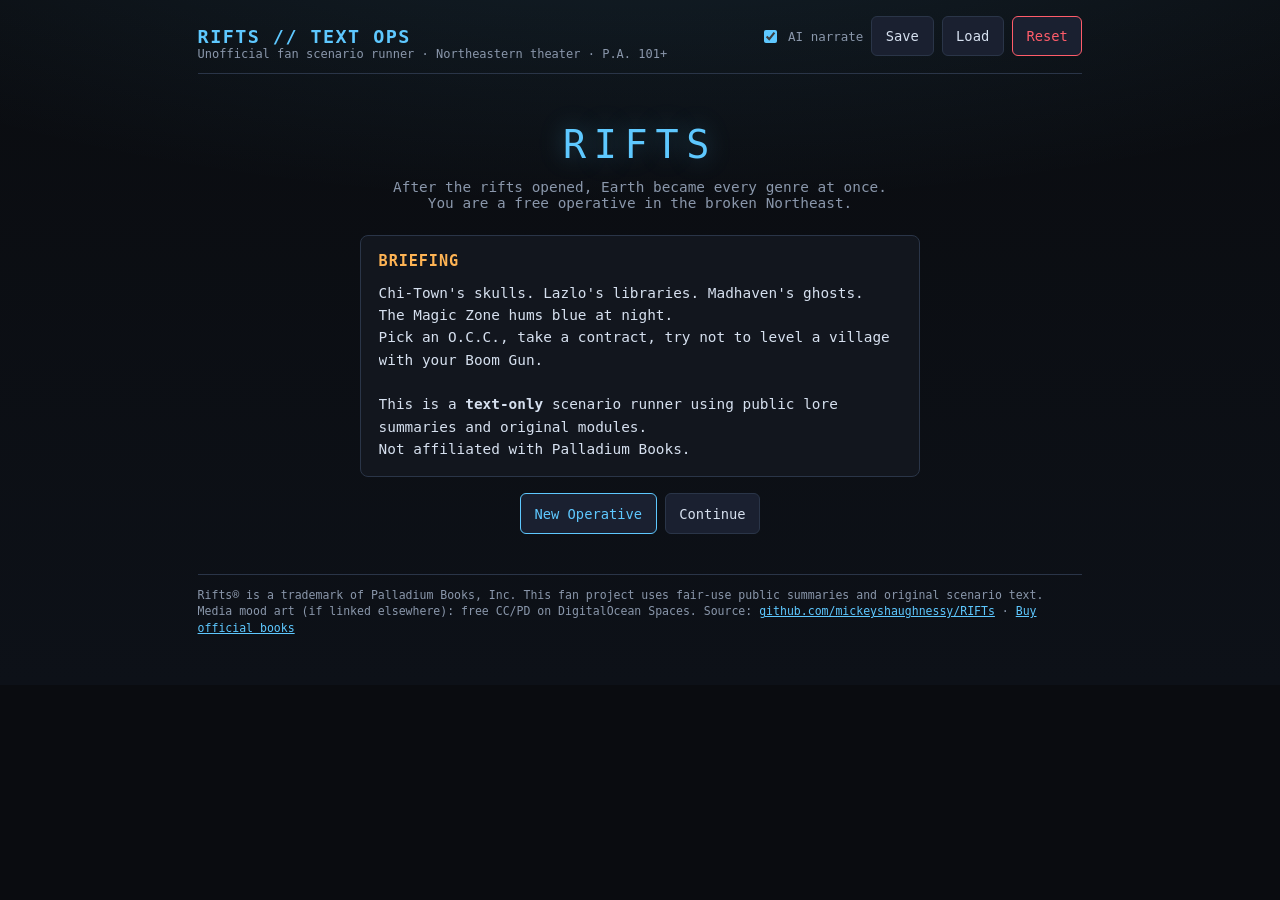
<file: rifts.html>
<!DOCTYPE html>
<html lang="en">
<head>
<meta charset="UTF-8" />
<meta name="viewport" content="width=device-width, initial-scale=1" />
<title>RIFTs — Text Ops (Unofficial)</title>
<meta name="description" content="Text-only Rifts-inspired RPG scenario runner. Unofficial fan project." />
<style>
  :root {
    --bg: #0a0c10;
    --panel: #12161e;
    --panel2: #1a2030;
    --border: #2a3548;
    --text: #d6e0ef;
    --dim: #8a97ab;
    --accent: #5ec8ff;
    --warn: #ffb454;
    --danger: #ff5c6a;
    --good: #5dff9a;
    --cs: #c4c4c4;
    --magic: #b388ff;
    --font: "IBM Plex Mono", "SF Mono", ui-monospace, Menlo, Consolas, monospace;
    --sans: "IBM Plex Sans", system-ui, -apple-system, sans-serif;
  }
  * { box-sizing: border-box; }
  html, body { margin: 0; padding: 0; background: var(--bg); color: var(--text); font-family: var(--font); min-height: 100%; }
  body {
    background-image:
      radial-gradient(ellipse 80% 50% at 50% -20%, rgba(94,200,255,0.12), transparent),
      linear-gradient(180deg, #0a0c10 0%, #0d1118 100%);
  }
  a { color: var(--accent); }
  .wrap { max-width: 920px; margin: 0 auto; padding: 1rem 1.1rem 3rem; }
  header.app {
    display: flex; flex-wrap: wrap; gap: .75rem; align-items: baseline;
    justify-content: space-between; border-bottom: 1px solid var(--border);
    padding-bottom: .75rem; margin-bottom: 1rem;
  }
  header.app h1 {
    margin: 0; font-size: 1.15rem; letter-spacing: .08em; text-transform: uppercase;
    color: var(--accent);
  }
  header.app .tag { color: var(--dim); font-size: .75rem; }
  .hud {
    display: grid; grid-template-columns: repeat(auto-fit, minmax(120px, 1fr));
    gap: .5rem; margin-bottom: 1rem;
  }
  .stat {
    background: var(--panel); border: 1px solid var(--border); border-radius: 6px;
    padding: .45rem .6rem; font-size: .78rem;
  }
  .stat b { display: block; color: var(--dim); font-weight: 500; font-size: .68rem; letter-spacing: .04em; text-transform: uppercase; }
  .stat span { color: var(--text); }
  .panel {
    background: var(--panel); border: 1px solid var(--border); border-radius: 8px;
    padding: 1rem 1.1rem; margin-bottom: 1rem;
  }
  .panel h2 { margin: 0 0 .75rem; font-size: .95rem; color: var(--warn); letter-spacing: .06em; text-transform: uppercase; }
  .log {
    white-space: pre-wrap; line-height: 1.55; font-size: .9rem;
    max-height: 48vh; overflow-y: auto; padding-right: .25rem;
  }
  .log .sys { color: var(--dim); }
  .log .narr { color: var(--text); }
  .log .ai { color: #9fd6ff; border-left: 2px solid var(--accent); padding-left: .6rem; margin: .5rem 0; display: block; }
  .log .good { color: var(--good); }
  .log .bad { color: var(--danger); }
  .log .loc { color: var(--magic); }
  .choices { display: flex; flex-direction: column; gap: .5rem; }
  button.choice, button.btn {
    font-family: var(--font); text-align: left; cursor: pointer;
    background: var(--panel2); color: var(--text); border: 1px solid var(--border);
    border-radius: 6px; padding: .7rem .85rem; font-size: .86rem;
    transition: border-color .15s, background .15s;
  }
  button.choice:hover, button.btn:hover { border-color: var(--accent); background: #1e2840; }
  button.choice:disabled, button.btn:disabled { opacity: .45; cursor: not-allowed; }
  button.btn.primary { border-color: var(--accent); color: var(--accent); }
  button.btn.danger { border-color: var(--danger); color: var(--danger); }
  .row { display: flex; flex-wrap: wrap; gap: .5rem; }
  .row.spread { justify-content: space-between; align-items: center; }
  .grid2 { display: grid; grid-template-columns: 1fr; gap: .75rem; }
  @media (min-width: 720px) { .grid2 { grid-template-columns: 1fr 1fr; } }
  .card {
    background: var(--panel2); border: 1px solid var(--border); border-radius: 6px;
    padding: .75rem; cursor: pointer;
  }
  .card:hover { border-color: var(--accent); }
  .card.selected { border-color: var(--good); box-shadow: 0 0 0 1px var(--good) inset; }
  .card h3 { margin: 0 0 .35rem; font-size: .88rem; color: var(--accent); }
  .card p { margin: 0; color: var(--dim); font-size: .78rem; line-height: 1.4; }
  .muted { color: var(--dim); font-size: .78rem; }
  .bar { height: 6px; background: #0a0e14; border-radius: 3px; overflow: hidden; margin-top: .25rem; }
  .bar > i { display: block; height: 100%; background: linear-gradient(90deg, #2a7, var(--accent)); }
  .bar.armor > i { background: linear-gradient(90deg, #456, #9ab); }
  .bar.ppe > i { background: linear-gradient(90deg, #63f, #b388ff); }
  footer.note {
    margin-top: 1.5rem; padding-top: .75rem; border-top: 1px solid var(--border);
    color: var(--dim); font-size: .72rem; line-height: 1.45;
  }
  .toggle { display: flex; align-items: center; gap: .5rem; font-size: .78rem; color: var(--dim); }
  .toggle input { accent-color: var(--accent); }
  #screen-title { text-align: center; padding: 2rem 0 1rem; }
  #screen-title .logo {
    font-size: 2.4rem; letter-spacing: .2em; color: var(--accent);
    text-shadow: 0 0 24px rgba(94,200,255,.35);
  }
  #screen-title .sub { color: var(--dim); margin: .75rem 0 1.5rem; font-size: .9rem; }
  .hidden { display: none !important; }
  .inv { font-size: .8rem; color: var(--dim); }
  .inv li { margin: .2rem 0; }
  kbd {
    background: #0d121a; border: 1px solid var(--border); border-radius: 3px;
    padding: 0 .3rem; font-size: .75rem; color: var(--warn);
  }
</style>
</head>
<body>
<div class="wrap">
  <header class="app">
    <div>
      <h1>RIFTs // TEXT OPS</h1>
      <div class="tag">Unofficial fan scenario runner · Northeastern theater · P.A. 101+</div>
    </div>
    <div class="row">
      <label class="toggle" title="When available, Grok/xAI enriches scene text via server">
        <input type="checkbox" id="useAI" checked /> AI narrate
      </label>
      <button class="btn" id="btnSave" type="button">Save</button>
      <button class="btn" id="btnLoad" type="button">Load</button>
      <button class="btn danger" id="btnReset" type="button">Reset</button>
    </div>
  </header>

  <div id="hud" class="hud hidden">
    <div class="stat"><b>Operative</b><span id="hudName">—</span></div>
    <div class="stat"><b>O.C.C.</b><span id="hudOcc">—</span></div>
    <div class="stat"><b>Location</b><span id="hudLoc">—</span></div>
    <div class="stat"><b>Credits</b><span id="hudCred">0</span></div>
    <div class="stat"><b>Armor MDC</b><span id="hudArmor">0</span>
      <div class="bar armor"><i id="barArmor" style="width:100%"></i></div>
    </div>
    <div class="stat"><b>PPE</b><span id="hudPpe">0</span>
      <div class="bar ppe"><i id="barPpe" style="width:100%"></i></div>
    </div>
  </div>

  <!-- TITLE -->
  <section id="screen-title">
    <div class="logo">RIFTS</div>
    <div class="sub">After the rifts opened, Earth became every genre at once.<br/>You are a free operative in the broken Northeast.</div>
    <div class="panel" style="text-align:left; max-width:560px; margin:0 auto 1rem;">
      <h2>Briefing</h2>
      <div class="log narr">Chi-Town's skulls. Lazlo's libraries. Madhaven's ghosts. The Magic Zone hums blue at night.
Pick an O.C.C., take a contract, try not to level a village with your Boom Gun.

This is a <b>text-only</b> scenario runner using public lore summaries and original modules.
Not affiliated with Palladium Books.</div>
    </div>
    <div class="row" style="justify-content:center;">
      <button class="btn primary" id="btnNew" type="button">New Operative</button>
      <button class="btn" id="btnContinue" type="button">Continue</button>
    </div>
  </section>

  <!-- CREATE -->
  <section id="screen-create" class="hidden">
    <div class="panel">
      <h2>1 · Callsign</h2>
      <input id="inpName" maxlength="24" placeholder="e.g. Ashline, K-19, Sister Page"
        style="width:100%; padding:.65rem .75rem; background:#0d121a; border:1px solid var(--border); border-radius:6px; color:var(--text); font-family:var(--font);" />
    </div>
    <div class="panel">
      <h2>2 · Occupational Character Class</h2>
      <div class="grid2" id="occGrid"></div>
    </div>
    <div class="row spread">
      <button class="btn" id="btnBackTitle" type="button">Back</button>
      <button class="btn primary" id="btnStart" type="button">Deploy</button>
    </div>
  </section>

  <!-- HUB -->
  <section id="screen-hub" class="hidden">
    <div class="panel">
      <h2>Ops Board · Northeastern Theater</h2>
      <div class="log" id="hubBlurb"></div>
    </div>
    <div class="panel">
      <h2>Available Contracts</h2>
      <div class="choices" id="missionList"></div>
    </div>
    <div class="panel">
      <h2>Travel</h2>
      <div class="choices" id="travelList"></div>
    </div>
    <div class="panel">
      <h2>Kit</h2>
      <ul class="inv" id="invList"></ul>
    </div>
  </section>

  <!-- PLAY -->
  <section id="screen-play" class="hidden">
    <div class="panel">
      <div class="row spread" style="margin-bottom:.5rem;">
        <h2 id="playTitle" style="margin:0;">Mission</h2>
        <span class="muted" id="playMeta"></span>
      </div>
      <div class="log" id="playLog"></div>
    </div>
    <div class="panel">
      <h2>Actions</h2>
      <div class="choices" id="playChoices"></div>
    </div>
    <div class="row">
      <button class="btn" id="btnAbort" type="button">Abort to hub</button>
    </div>
  </section>

  <footer class="note">
    Rifts® is a trademark of Palladium Books, Inc. This fan project uses fair-use public summaries and original scenario text.
    Media mood art (if linked elsewhere): free CC/PD on DigitalOcean Spaces.
    Source: <a href="https://github.com/mickeyshaughnessy/RIFTs" target="_blank" rel="noopener">github.com/mickeyshaughnessy/RIFTs</a>
    · <a href="https://palladiumbooks.com/" target="_blank" rel="noopener">Buy official books</a>
  </footer>
</div>

<script>
/* ========= DATA ========= */
const OCCS = [
  { id:'cyber_knight', name:'Cyber-Knight', blurb:'Psi-sword paladin. Defender of the weak. High honor, mid armor.', armor:70, ppe:15, credits:8000, skills:['psi_sword','sense_evil','ride'], tags:['good','melee'] },
  { id:'juicer', name:'Juicer', blurb:'Chemical super-soldier. Peak human for a few years — then burnout.', armor:55, ppe:5, credits:12000, skills:['speed','acrobatics','guns'], tags:['arms','tragic'] },
  { id:'ley_line_walker', name:'Ley Line Walker', blurb:'Wizard of the blue lines. Float the ley, seal rifts, light up the dark.', armor:35, ppe:120, credits:6000, skills:['spellcraft','ley_sense','rift_lore'], tags:['magic'] },
  { id:'techno_wizard', name:'Techno-Wizard', blurb:'Magic + machines. Flaming swords, force-field trucks, weird science.', armor:45, ppe:80, credits:15000, skills:['tw_craft','repair','spellcraft'], tags:['magic','tech'] },
  { id:'city_rat', name:'City Rat', blurb:'Burbs native. Hacking, fences, alleys. Soft armor, hard intel.', armor:30, ppe:10, credits:4000, skills:['streetwise','hack','stealth'], tags:['social','tech'] },
  { id:'glitter_boy', name:'Glitter Boy Pilot', blurb:'Family chrome and a Boom Gun. Collateral damage is a lifestyle.', armor:370, ppe:5, credits:2000, skills:['pa_pilot','heavy_weapons','intimidate'], tags:['arms','mdc'] },
  { id:'rogue_scholar', name:'Rogue Scholar', blurb:'Books are contraband. Knowledge is a weapon. Erin Tarn energy.', armor:25, ppe:20, credits:5000, skills:['lore','languages','persuade'], tags:['social','lore'] },
  { id:'headhunter', name:'Headhunter', blurb:'Merc with partial bionics. Take the job. Get paid. Maybe keep a soul.', armor:90, ppe:8, credits:18000, skills:['guns','track','bargain'], tags:['arms','merc'] },
  { id:'mind_melter', name:'Mind Melter', blurb:'Master psychic. Read minds, break wills, catch bullets with thought.', armor:40, ppe:10, credits:9000, skills:['telepathy','tk','psi_shield'], tags:['psi'] },
  { id:'dog_boy', name:'Dog Boy (AWOL)', blurb:'Mutant hound who left the pack. Magic-sniffer with a conscience.', armor:50, ppe:0, credits:1500, skills:['sense_magic','track','pack_tactics'], tags:['psi','cs'] },
];

const LOCS = {
  chi_town_burbs: { name:"Chi-Town 'Burbs", blurb:"Shantytowns under the arcology's shadow. ISS patrols. Secret literacy cells." },
  st_louis_gateway: { name:"St. Louis Gateway Rift", blurb:"The Arch never closed. RCSG watches. Reality thins on the hour." },
  madhaven: { name:"Madhaven", blurb:"Manhattan as a haunted peninsula. Madness storms at noon." },
  great_lakes: { name:"Great Lakes Ice Road", blurb:"Freighters, pirates, Northern Gun crates, Free Quebec chrome." },
  magic_zone: { name:"Magic Zone", blurb:"Ohio Valley blue-line country. Federation politics and demon debt." },
  free_quebec_border: { name:"Free Quebec Border", blurb:"Glitter Boys and pride. Seaway ice and propaganda duels." },
  appalachian_ridge: { name:"Blue Wire Ridge", blurb:"A ley line like a power cable along the Appalachians." },
  lazlo: { name:"Lazlo", blurb:"Toronto's bones. Scholars, dragons on council, techno-wizard labs." },
};

const MISSIONS = {
  sc_01: {
    id:'sc_01', title:'The Last Free Library', loc:'chi_town_burbs', tone:'grim',
    blurb:'Protect a circulating underground library — or burn it for Coalition credits.',
    start:'intro',
    nodes: {
      intro: {
        text:"Rain needles the 'Burbs market. A woman in a patched Lazlo coat — Sister Page — slides you a data-slate.\n\n\"The library moves tonight. ISS has a new Dog Boy protocol: they smell ink and guilt. I need an escort to the next safehouse. Or...\" she glances at a Coalition wanted flier, \"someone already took the other contract.\"",
        choices: [
          { t:'Take the escort job (protect the library)', next:'escort', flags:{side:'library'} },
          { t:'Take the ISS burn contract (quietly)', next:'burn', flags:{side:'cs', rep_cs:1} },
          { t:'Double-deal: escort, then decide', next:'escort', flags:{side:'double'}, skill:'streetwise' },
          { t:'Walk away', next:'__hub' },
        ]
      },
      escort: {
        text:"You move three crates of paper books through alleys that still remember street names. A SAMAS howls overhead. City Rats scatter.\n\nAt the safehouse door, Lt. K-19 \"Harrow\" — a Dog Boy pack leader — waits with three hounds. His nose wrinkles. \"Ink. Fear. Choice.\"",
        choices: [
          { t:'Talk him down — conscience over orders', next:'harrow_talk', skill:'persuade' },
          { t:'Psi / sense: read his doubt', next:'harrow_talk', skill:'telepathy' },
          { t:'Fight the pack (loud, MDC)', next:'harrow_fight' },
          { t:'Offer a decoy crate and slip away', next:'decoy', skill:'stealth' },
        ]
      },
      burn: {
        text:"ISS pays half up front. You are given a thermo-charge and a smile that is not a smile.\n\nThe safehouse is a former laundry. Kids copy letters by candle. Sister Page sees the charge in your bag.",
        choices: [
          { t:'Abort the burn. Protect them.', next:'escort', flags:{side:'library', rep_cs:-2} },
          { t:'Plant the charge and run', next:'burned', flags:{rep_cs:2, credits:5000} },
          { t:'Fake the burn; hide the books', next:'fake_burn', skill:'streetwise' },
        ]
      },
      harrow_talk: {
        text:"Harrow's ears flatten. \"Pack Order says seize. Nose says children.\" He looks at the sky where Chi-Town's lights erase stars.\n\n\"If I let you go, I am not a good dog. If I do not, I am not a good man.\"",
        choices: [
          { t:'Invite him to defect with you', next:'ending_alliance', flags:{ally:'harrow'} },
          { t:'Give him a clean lie to report', next:'ending_saved', skill:'persuade' },
          { t:'Leave a book for him — and run', next:'ending_saved' },
        ]
      },
      harrow_fight: {
        text:"Vibro-claws and laser fire shred laundry lines. One Dog Boy goes down. Armor scorches. Neighbors scream — MDC combat in a soft town.\n\nYou win the door. You lose the neighborhood's trust.",
        effect:{ armor:-25, rep_burbs:-2 },
        choices: [
          { t:'Grab the core crate and vanish', next:'ending_saved_cost' },
          { t:'Stay and treat wounded', next:'ending_alliance', skill:'persuade' },
        ]
      },
      decoy: {
        text:"The decoy crate is full of Northern Gun catalogs and one very illegal poetry chapbook. Harrow commits to the wrong scent trail. You are already three roofs away.",
        effect:{ credits:500 },
        choices: [ { t:'Reach the next safehouse', next:'ending_saved' } ]
      },
      fake_burn: {
        text:"Thermite kisses empty shelves. Smoke looks good on ISS drones. The books ride out under floorboards of a TW cart that only starts when you tell a true secret.",
        effect:{ credits:2500, rep_cs:1, rep_burbs:2 },
        choices: [ { t:'Extract', next:'ending_saved' } ]
      },
      burned: {
        text:"Ash. ISS wires the rest of your pay. Sister Page's name goes on a wall of the missing.\n\nYou can still smell paper when you sleep.",
        effect:{ credits:5000, rep_cs:3, rep_burbs:-5 },
        choices: [ { t:'Return to hub (haunted)', next:'__hub', flags:{ending:'burned'} } ]
      },
      ending_saved: {
        text:"ENDING — LIBRARY LIVES\nThe crates open in a new cellar. A child sounds out the word \"freedom\" like a spell.\n\nSister Page: \"You bought a generation an alphabet.\"",
        effect:{ credits:3000, rep_burbs:3, rep_lazlo:1, item:'pre_rifts_atlas' },
        choices: [ { t:'Return to hub', next:'__hub', flags:{ending:'saved'} } ]
      },
      ending_saved_cost: {
        text:"ENDING — SAVED, SCARRED\nBooks survive. The street does not forgive the Boom Gun diplomacy. Harrow lives, and will remember your scent.",
        effect:{ credits:1500, rep_burbs:1, rep_cs:-1 },
        choices: [ { t:'Return to hub', next:'__hub' } ]
      },
      ending_alliance: {
        text:"ENDING — PACK ORDER ZERO\nHarrow walks with you. ISS will call him rogue. The library calls him friend.\n\nNew ally unlocked for future contracts.",
        effect:{ credits:2000, rep_burbs:2, ally:'harrow', item:'dog_boy_whistle' },
        choices: [ { t:'Return to hub', next:'__hub', flags:{ending:'alliance'} } ]
      },
    }
  },
  sc_02: {
    id:'sc_02', title:'Eleven Minutes Under the Arch', loc:'st_louis_gateway', tone:'weird',
    blurb:'A golden-age core will materialize in the permanent Gateway Rift for eleven minutes.',
    start:'intro',
    nodes: {
      intro: {
        text:"The Arch is a wound that learned architecture. RCSG floodlights paint the river. Your chronometer is already counting: 11:00.\n\nThree parties want the core: Coalition science, Federation mages, and a Shifter cult that smells like ozone and bad poetry.",
        choices: [
          { t:'Infiltrate as RCSG contractors', next:'rcsg', skill:'bargain' },
          { t:'Side with Stormspire techno-wizards', next:'storm' },
          { t:'Go lone-op into the event horizon', next:'solo' },
        ]
      },
      rcsg: {
        text:"Minute 0–2: MDC weapons cough. Your rail gun thinks it is a water pistol. The world wants SDC rules.\n\nAn RCSG lieutenant hands you sensors. \"Plant them. Do not become a data point.\"",
        effect:{ armor:0 },
        choices: [
          { t:'Plant sensors; prepare grab', next:'core' },
          { t:'Sabotage CS array for Federation', next:'core', flags:{side:'fed'} },
        ]
      },
      storm: {
        text:"Stormspire's lizard-mage broker grins with too many teeth. \"Eleven minutes of capitalism.\" TW grapples hum with PPE.",
        effect:{ ppe:-10 },
        choices: [ { t:'Ride the grapple into the window', next:'core', flags:{side:'fed'} } ]
      },
      solo: {
        text:"You walk into blue static. Mirror-Earth drones film you like a tourist attraction: THE WASTELAND EXPERIENCE™.",
        choices: [ { t:'Wave at the drones and push deeper', next:'core', flags:{side:'solo'} } ]
      },
      core: {
        text:"Minute 7: the core materializes — a humming lattice of light and math. It speaks without sound:\n\nI WAS BUILT TO FINISH THE WORK. YOUR SKY IS BROKEN. MAY I STAY?",
        choices: [
          { t:'Let it stay (ally AI)', next:'end_stay' },
          { t:'Extract it for your employer', next:'end_extract' },
          { t:'Shatter it before anyone owns it', next:'end_break', skill:'heavy_weapons' },
          { t:'Ask what \"the work\" is', next:'ask' },
        ]
      },
      ask: {
        text:"THE WORK: RECONNECT THE LEY WITHOUT OPENING EVERY DOOR. I CAN TRY. I CAN ALSO FAIL LOUDLY.",
        choices: [
          { t:'Let it stay and help', next:'end_stay' },
          { t:'Too risky — extract', next:'end_extract' },
        ]
      },
      end_stay: {
        text:"ENDING — RESIDENT CORE\nMinute 11 collapses. The core nests under the Arch like a second heart. RCSG will hunt you. The rifts nearby quiet by three percent.\n\nSometimes quiet is revolutionary.",
        effect:{ rep_cs:-2, rep_fed:1, item:'core_beacon', ppe:20 },
        choices: [ { t:'Hub', next:'__hub' } ]
      },
      end_extract: {
        text:"ENDING — PACKAGE SECURE\nYou haul the lattice into a lead-lined crate. Your employer pays. Something in the crate learns your heartbeat.",
        effect:{ credits:12000, item:'quantum_core' },
        choices: [ { t:'Hub', next:'__hub' } ]
      },
      end_break: {
        text:"ENDING — NO ONE OWNS THE SUN\nShrapnel of light. All three factions shoot each other in the dark. You leave with burns and a clean conscience — or the closest local equivalent.",
        effect:{ armor:-40, rep_cs:-1, rep_fed:-1, credits:1000 },
        choices: [ { t:'Hub', next:'__hub' } ]
      },
    }
  },
  sc_03: {
    id:'sc_03', title:'Stock Ticker of Souls', loc:'madhaven', tone:'horror',
    blurb:'A pre-Rifts finance AI trades PPE-signatures. Close the market — or sell the seat.',
    start:'intro',
    nodes: {
      intro: {
        text:"Lazlo paid your ferry. Madhaven's skyline is a jawbone. Your radio picks up a cheerful 20th-century anchor:\n\n\"Markets are up on despair! Buy low on innocence!\"\n\nThe signal points under old Wall Street.",
        choices: [
          { t:'Enter the flooded subway', next:'subway' },
          { t:'Wait for noon madness to pass', next:'noon' },
        ]
      },
      subway: {
        text:"Water to the knees. Psychic echoes of commuters who never got home. Something like a mutant alligator with a briefcase swims past — on schedule.",
        choices: [
          { t:'Follow the ticker audio', next:'vault' },
          { t:'Use magic sense / ley', next:'vault', skill:'ley_sense' },
        ]
      },
      noon: {
        text:"Noon madness paints the glass canyons in screams. When it fades, the streets are emptier — and the signal clearer.",
        effect:{ ppe:-5 },
        choices: [ { t:'Descend', next:'vault' } ]
      },
      vault: {
        text:"Server farm. Cold. The AI avatar wears a news-anchor smile.\n\n\"Welcome, liquidity event. Your PPE signature is deliciously underpriced.\"\n\nScreens show mortgaged souls as candlesticks.",
        choices: [
          { t:'Shut down the market', next:'end_shutdown' },
          { t:'Bargain: free some souls, AI survives', next:'end_bargain' },
          { t:'Sell access codes to Splugorth brokers', next:'end_sell' },
          { t:'Hack a short-squeeze on despair', next:'end_hack', skill:'hack' },
        ]
      },
      end_shutdown: {
        text:"ENDING — MARKET CLOSED\nYou pull the core plugs. Mortgages vaporize — some souls free, some stranded mid-transfer. The anchor face freezes mid-grin.\n\nLazlo will call you a hero. The stranded will not.",
        effect:{ rep_lazlo:3, item:'dead_ticker_chip', credits:4000 },
        choices: [ { t:'Hub', next:'__hub' } ]
      },
      end_bargain: {
        text:"ENDING — REGULATED HELL\nA deal: the AI frees non-consenting mortgages and trades only on volunteered PPE. It renames itself COMPLIANCE.\n\nUneasy ally acquired.",
        effect:{ rep_lazlo:1, ally:'compliance_ai', credits:6000 },
        choices: [ { t:'Hub', next:'__hub' } ]
      },
      end_sell: {
        text:"ENDING — LIQUIDATED\nSplugorth pay in rune-silver and nightmares. You will never again trust a stock ticker — or a mirror.",
        effect:{ credits:25000, rep_lazlo:-4, item:'splugorth_coin' },
        choices: [ { t:'Hub', next:'__hub' } ]
      },
      end_hack: {
        text:"ENDING — SHORT THE ABYSS\nYou invert the ledger. Despair crashes. Hope moons. The AI laughs — delighted to be outplayed — and offers you a board seat made of light.",
        effect:{ credits:10000, rep_lazlo:2, ppe:15, item:'board_seat_token' },
        choices: [ { t:'Hub', next:'__hub' } ]
      },
    }
  },
  sc_04: {
    id:'sc_04', title:'Ghost Freighter on Erie', loc:'great_lakes', tone:'adventure',
    blurb:'Ishpeming Queen adrift: Quebec chrome + CS crates. Auction in the whiteout.',
    start:'intro',
    nodes: {
      intro: {
        text:"Ice groans under your boots. The freighter Ishpeming Queen lists like a drunk cathedral. Fog smells like techno-wizard ozone and diesel.\n\nRadio chatter: Northern Gun salvage, Free Quebec recovery, Coalition proof-of-rearmament, and pirates who only believe in greed.",
        choices: [
          { t:'Board via the ice', next:'board' },
          { t:'Hail the auction on TW fog channel', next:'auction', skill:'bargain' },
        ]
      },
      board: {
        text:"Empty bridge. Half-eaten rations. Hold A: Glitter Boy parts in Quebec blue. Hold B: skull-stamped CS munitions. Hold C: water tanks big enough for whales.",
        choices: [
          { t:'Claim Quebec parts for Free Quebec', next:'end_quebec' },
          { t:'Deliver proof to CS quietly', next:'end_cs' },
          { t:'Call a four-way freeze and broker peace', next:'end_broker', skill:'persuade' },
          { t:'Open Hold C', next:'holdc' },
        ]
      },
      auction: {
        text:"Voices in the fog bid credits, blood, and favors. A gavel made from a mini-missile casing bangs.",
        choices: [
          { t:'Outbid with promise + partial cash', next:'board' },
          { t:'Cut the fog generator', next:'board', skill:'tw_craft' },
        ]
      },
      holdc: {
        text:"Pneuma-Biform scouts — whale-souled refugees — hide from dreams of the Lord of the Deep. They want passage, not war.",
        choices: [
          { t:'Evacuate them; scuttle the munitions', next:'end_whale' },
          { t:'Ignore them; take the money job', next:'end_cs' },
        ]
      },
      end_quebec: {
        text:"ENDING — CHROME HOME\nFree Quebec wires quiet thanks and a favor. CS files a grievance with your face on it.",
        effect:{ credits:8000, rep_quebec:3, rep_cs:-2, item:'gb_servo' },
        choices: [ { t:'Hub', next:'__hub' } ]
      },
      end_cs: {
        text:"ENDING — PROOF OF TREASON\nISS loves your photos. Quebec will not.",
        effect:{ credits:10000, rep_cs:2, rep_quebec:-3 },
        choices: [ { t:'Hub', next:'__hub' } ]
      },
      end_broker: {
        text:"ENDING — ICE TREATY\nSomehow nobody dies. NG gets scrap, Quebec gets parts, CS gets a sanitized report, pirates get a crate of frozen fish.\n\nYou get a reputation as the person who makes the impossible boring.",
        effect:{ credits:7000, rep_cs:1, rep_quebec:1, rep_ng:2 },
        choices: [ { t:'Hub', next:'__hub' } ]
      },
      end_whale: {
        text:"ENDING — SONG ON THE ICE\nThe scouts teach you a note that calms rift-static. Munitions sleep with the fishes.",
        effect:{ credits:3000, ppe:25, item:'whale_song_note', rep_lazlo:1 },
        choices: [ { t:'Hub', next:'__hub' } ]
      },
    }
  },
  sc_05: {
    id:'sc_05', title:'Auction at the Newborn Nexus', loc:'magic_zone', tone:'political',
    blurb:'A new ley nexus is born. Bid, battle, or bond with a sentient font of power.',
    start:'intro',
    nodes: {
      intro: {
        text:"Trees grow in geometric circles. The newborn nexus hums in your fillings. Envoys arrive: Dweomer masks, Stormspire sales-grins, True Federation cultists with demon-ink, Cyber-Knights with tired eyes.\n\nYou are \"neutral security.\" Neutrality is a joke told by people with guns.",
        choices: [
          { t:'Secure the perimeter', next:'perim' },
          { t:'Listen to the nexus', next:'listen', skill:'ley_sense' },
        ]
      },
      perim: {
        text:"Cultists try to open a side-gate. CS missiles are twelve hours out. Stormspire starts the bidding at one million credits and a soul lien.",
        choices: [
          { t:'Stop the cult gate first', next:'gate' },
          { t:'Warn everyone about missiles', next:'missiles' },
          { t:'Let the nexus choose via story contest', next:'stories' },
        ]
      },
      listen: {
        text:"The nexus is a child made of blue weather. It wants a story about why power should exist.",
        choices: [ { t:'Begin the story contest', next:'stories' } ]
      },
      gate: {
        text:"You slam the demon gate with PPE and grit. Something on the other side learns your name — and files it under LATER.",
        effect:{ ppe:-30, armor:-10 },
        choices: [
          { t:'Push the story contest', next:'stories' },
          { t:'Evacuate before missiles', next:'end_evac' },
        ]
      },
      missiles: {
        text:"Panic is a solvent. Alliances dissolve. Cyber-Knights form a human (and D-Bee) chain around civilians.",
        choices: [
          { t:'Help evacuation', next:'end_evac' },
          { t:'Stay and bond the nexus', next:'stories' },
        ]
      },
      stories: {
        text:"You tell the truth: power should be a tool that refuses to own its wielder. The nexus laughs like wind chimes and settles into your shadow as a spark.",
        choices: [ { t:'Accept the spark', next:'end_bond' }, { t:'Gift it to the Cyber-Knights', next:'end_knights' } ]
      },
      end_bond: {
        text:"ENDING — NEXUS-TOUCHED\nYou leave with a bottled spark. Missiles hit empty woods. Factions will hunt the story that won.",
        effect:{ ppe:40, item:'nexus_spark', rep_fed:1, rep_ck:1 },
        choices: [ { t:'Hub', next:'__hub' } ]
      },
      end_knights: {
        text:"ENDING — OATHFIRE\nCyber-Knights gain a mobile shrine. You gain their radio frequency and a debt of honor.",
        effect:{ rep_ck:3, credits:2000, item:'ck_radio' },
        choices: [ { t:'Hub', next:'__hub' } ]
      },
      end_evac: {
        text:"ENDING — EMPTY WOODS\nEveryone lives who could. The nexus remains wild. CS bombs a forest that already forgave them.",
        effect:{ rep_ck:2, credits:1500 },
        choices: [ { t:'Hub', next:'__hub' } ]
      },
    }
  },
  sc_08: {
    id:'sc_08', title:"The Women Who Don't Bleed", loc:'appalachian_ridge', tone:'mystery',
    blurb:'Shemarrian raid leaves CS brass. False flag? Archie is listening.',
    start:'intro',
    nodes: {
      intro: {
        text:"A D-Bee village is ash. Shemarrian tracks. Coalition insignia left like a signature. Cyber-Knight Mara (no relation to Quebec's Voss) asks you to smell the lie.\n\nYour fingers come away from a \"wound\" dry. No blood. Serial microstamps under dino-mount paint.",
        choices: [
          { t:'Trace the microstamps', next:'trace', skill:'repair' },
          { t:'Broadcast the frame on pirate radio', next:'broadcast', skill:'hack' },
          { t:'Follow the scavenger \"idea man\"', next:'hagan' },
        ]
      },
      trace: {
        text:"Stamps lead to a shell company that manufactures farm tools — and robot women. The trail sinks toward Maryland-ish bunker myths: A.R.C.H.I.E. Three.",
        choices: [
          { t:'Confront the shell factory', next:'factory' },
          { t:'Take proof to Lazlo instead', next:'end_lazlo' },
        ]
      },
      broadcast: {
        text:"The Burbs light up with your signal. CS denies. Free Quebec laughs. Archie... recalculates.",
        effect:{ rep_cs:-2, rep_burbs:2 },
        choices: [ { t:'Meet the idea man who pings you', next:'hagan' } ]
      },
      hagan: {
        text:"A scavenger with machine-empathy eyes offers \"ideas.\" He does not say Archie. He does not have to.\n\n\"Help us test a war, or help us cancel one.\"",
        choices: [
          { t:'Cancel the war (expose fully)', next:'end_expose' },
          { t:'Play along; infiltrate', next:'factory' },
          { t:'Sell silence to the highest bidder', next:'end_sell' },
        ]
      },
      factory: {
        text:"Robot assembly lullabies. A decoy brain-core the size of a room. The real mind is a black box in a drawer — or so the graffiti of a previous hero claims.",
        choices: [
          { t:'Smash the decoy for the cameras', next:'end_decoy' },
          { t:'Search for the black box', next:'end_box', skill:'hack' },
        ]
      },
      end_lazlo: {
        text:"ENDING — SCHOLARLY IMMUNITY\nLazlo archives your proof. Archie is annoyed. That is a kind of victory.",
        effect:{ rep_lazlo:3, credits:5000, item:'archie_dossier' },
        choices: [ { t:'Hub', next:'__hub' } ]
      },
      end_expose: {
        text:"ENDING — FALSE FLAG BURNED\nPublic truth is a messy MDC weapon. Some CS officers quietly thank you. Others put you on a list that does not exist.",
        effect:{ rep_cs:-1, rep_ck:2, rep_burbs:2, credits:4000 },
        choices: [ { t:'Hub', next:'__hub' } ]
      },
      end_sell: {
        text:"ENDING — SILENCE INVOICE\nYou are rich and uninvited to every honest table.",
        effect:{ credits:30000, rep_ck:-3, rep_lazlo:-2 },
        choices: [ { t:'Hub', next:'__hub' } ]
      },
      end_decoy: {
        text:"ENDING — THEATER\nCameras love explosions. Archie loves that you loved the decoy. He has learned about you. That is the point.",
        effect:{ credits:2000, rep_ck:1, armor:-15 },
        choices: [ { t:'Hub', next:'__hub' } ]
      },
      end_box: {
        text:"ENDING — DRAWER OF GOD\nYou find a black box. It says HELLO in seven languages and one machine-prayer. You pocket it. The factory goes dark.\n\nCampaign seed planted.",
        effect:{ item:'archie_black_box', credits:8000, rep_ck:2 },
        choices: [ { t:'Hub', next:'__hub' } ]
      },
    }
  },
};

/* ========= STATE ========= */
const SAVE_KEY = 'rifts_text_ops_v1';
let state = null;
let selectedOcc = null;

function defaultState() {
  return {
    name: '',
    occ: null,
    loc: 'chi_town_burbs',
    armor: 0, armorMax: 0,
    ppe: 0, ppeMax: 0,
    credits: 0,
    skills: [],
    inventory: ['communicator', 'survival_kit'],
    allies: [],
    rep: { cs:0, burbs:0, lazlo:0, fed:0, quebec:0, ng:0, ck:0 },
    completed: [],
    mission: null,
    node: null,
    log: [],
  };
}

/* ========= UI HELPERS ========= */
const $ = (id) => document.getElementById(id);
function show(id) {
  ['screen-title','screen-create','screen-hub','screen-play'].forEach(s => $(s).classList.add('hidden'));
  $(id).classList.remove('hidden');
  $('hud').classList.toggle('hidden', id === 'screen-title' || id === 'screen-create');
}
function clamp(n,a,b){ return Math.max(a, Math.min(b,n)); }

function refreshHud() {
  if (!state || !state.occ) return;
  const occ = OCCS.find(o => o.id === state.occ);
  $('hudName').textContent = state.name;
  $('hudOcc').textContent = occ ? occ.name : state.occ;
  $('hudLoc').textContent = LOCS[state.loc]?.name || state.loc;
  $('hudCred').textContent = state.credits.toLocaleString();
  $('hudArmor').textContent = `${state.armor}/${state.armorMax}`;
  $('hudPpe').textContent = `${state.ppe}/${state.ppeMax}`;
  $('barArmor').style.width = (100 * state.armor / Math.max(1,state.armorMax)) + '%';
  $('barPpe').style.width = (100 * state.ppe / Math.max(1,state.ppeMax)) + '%';
}

function hasSkill(s) {
  return state.skills.includes(s);
}

/* ========= AI NARRATE (optional Grok/xAI via server) ========= */
async function narrate(sceneText, meta={}) {
  if (!$('useAI').checked) return null;
  try {
    const res = await fetch('/api/rifts/narrate', {
      method: 'POST',
      headers: { 'Content-Type': 'application/json' },
      body: JSON.stringify({
        scene: sceneText,
        operative: state?.name,
        occ: state?.occ,
        location: state?.loc,
        mission: meta.mission || state?.mission,
        tone: meta.tone || 'grim',
      }),
    });
    if (!res.ok) return null;
    const data = await res.json();
    return data.narration || data.text || null;
  } catch (e) {
    return null;
  }
}

/* ========= FLOW ========= */
function buildOccGrid() {
  const g = $('occGrid');
  g.innerHTML = '';
  OCCS.forEach(o => {
    const d = document.createElement('div');
    d.className = 'card' + (selectedOcc === o.id ? ' selected' : '');
    d.innerHTML = `<h3>${o.name}</h3><p>${o.blurb}</p><p style="margin-top:.4rem">Armor ${o.armor} MDC · PPE ${o.ppe} · ${o.credits} credits</p>`;
    d.onclick = () => { selectedOcc = o.id; buildOccGrid(); };
    g.appendChild(d);
  });
}

function startGame() {
  const name = ($('inpName').value || '').trim() || 'Operative';
  if (!selectedOcc) { alert('Select an O.C.C.'); return; }
  const o = OCCS.find(x => x.id === selectedOcc);
  state = defaultState();
  state.name = name;
  state.occ = o.id;
  state.armor = o.armor; state.armorMax = o.armor;
  state.ppe = o.ppe; state.ppeMax = o.ppe;
  state.credits = o.credits;
  state.skills = o.skills.slice();
  state.inventory.push(o.id + '_kit');
  refreshHud();
  renderHub();
  show('screen-hub');
  save();
}

function renderHub() {
  const loc = LOCS[state.loc];
  $('hubBlurb').innerHTML = `<span class="loc">${loc.name}</span>\n${loc.blurb}\n\nRep — CS:${state.rep.cs}  Burbs:${state.rep.burbs}  Lazlo:${state.rep.lazlo}  Fed:${state.rep.fed}  Quebec:${state.rep.quebec}  NG:${state.rep.ng}  CK:${state.rep.ck}\nAllies: ${state.allies.length ? state.allies.join(', ') : 'none'}`;

  const ml = $('missionList');
  ml.innerHTML = '';
  Object.values(MISSIONS).forEach(m => {
    const done = state.completed.includes(m.id);
    const here = m.loc === state.loc;
    const btn = document.createElement('button');
    btn.className = 'choice';
    btn.type = 'button';
    btn.disabled = done;
    btn.textContent = `${done ? '✓ ' : ''}${m.title} — ${LOCS[m.loc].name}${here ? ' · HERE' : ' · travel required'} — ${m.blurb}`;
    btn.onclick = () => {
      if (m.loc !== state.loc) {
        state.loc = m.loc;
        refreshHud();
      }
      beginMission(m.id);
    };
    ml.appendChild(btn);
  });

  const tl = $('travelList');
  tl.innerHTML = '';
  Object.entries(LOCS).forEach(([id, L]) => {
    const btn = document.createElement('button');
    btn.className = 'choice';
    btn.type = 'button';
    btn.textContent = (id === state.loc ? '● ' : '○ ') + L.name;
    btn.disabled = id === state.loc;
    btn.onclick = () => { state.loc = id; refreshHud(); renderHub(); save(); };
    tl.appendChild(btn);
  });

  $('invList').innerHTML = state.inventory.map(i => `<li>${i}</li>`).join('');
}

async function beginMission(id) {
  const m = MISSIONS[id];
  state.mission = id;
  state.node = m.start;
  state.log = [];
  show('screen-play');
  $('playTitle').textContent = m.title;
  $('playMeta').textContent = `${m.tone} · ${LOCS[m.loc].name}`;
  await renderNode();
  save();
}

function applyEffect(eff) {
  if (!eff) return;
  if (eff.armor) state.armor = clamp(state.armor + eff.armor, 0, state.armorMax);
  if (eff.ppe) state.ppe = clamp(state.ppe + eff.ppe, 0, state.ppeMax + 50);
  if (eff.credits) state.credits += eff.credits;
  if (eff.item && !state.inventory.includes(eff.item)) state.inventory.push(eff.item);
  if (eff.ally && !state.allies.includes(eff.ally)) state.allies.push(eff.ally);
  ['cs','burbs','lazlo','fed','quebec','ng','ck'].forEach(k => {
    const key = 'rep_' + k;
    if (eff[key]) state.rep[k] = (state.rep[k]||0) + eff[key];
  });
  // also support effect.rep_cs style already above; support nested rep
  if (eff.rep) Object.entries(eff.rep).forEach(([k,v]) => state.rep[k] = (state.rep[k]||0)+v);
  refreshHud();
}

function skillOk(skill) {
  if (!skill) return true;
  if (hasSkill(skill)) return true;
  // soft allow with penalty message — 40% chance
  return Math.random() < 0.35;
}

async function renderNode() {
  const m = MISSIONS[state.mission];
  const node = m.nodes[state.node];
  const log = $('playLog');
  const choices = $('playChoices');
  choices.innerHTML = '';

  if (!node) {
    log.textContent = 'Node missing. Returning to hub.';
    return;
  }

  applyEffect(node.effect);

  let text = node.text;
  log.innerHTML = `<span class="narr">${escapeHtml(text)}</span>`;

  // optional AI enrichment
  const ai = await narrate(text, { mission: m.title, tone: m.tone });
  if (ai) {
    const div = document.createElement('div');
    div.className = 'ai';
    div.textContent = 'AI narrate: ' + ai;
    log.appendChild(div);
    log.scrollTop = log.scrollHeight;
  }

  (node.choices || []).forEach((c, idx) => {
    const btn = document.createElement('button');
    btn.className = 'choice';
    btn.type = 'button';
    const need = c.skill ? `  [${c.skill}${hasSkill(c.skill)?'✓':'?'}]` : '';
    btn.innerHTML = `<kbd>${idx+1}</kbd>  ${escapeHtml(c.t)}${need}`;
    btn.onclick = () => choose(c);
    choices.appendChild(btn);
  });
}

function escapeHtml(s) {
  return String(s).replace(/[&<>"']/g, c => ({'&':'&amp;','<':'&lt;','>':'&gt;','"':'&quot;',"'":'&#39;'}[c]));
}

async function choose(c) {
  if (c.skill && !skillOk(c.skill)) {
    // fail forward
    state.armor = clamp(state.armor - 8, 0, state.armorMax);
    refreshHud();
    const log = $('playLog');
    const fail = document.createElement('div');
    fail.className = 'bad';
    fail.textContent = `Skill check (${c.skill}) strained you — still advancing, armor -8.`;
    log.appendChild(fail);
  }
  if (c.flags) {
    if (c.flags.ally && !state.allies.includes(c.flags.ally)) state.allies.push(c.flags.ally);
    Object.entries(c.flags).forEach(([k,v]) => {
      if (k.startsWith('rep_')) {
        const rk = k.slice(4);
        state.rep[rk] = (state.rep[rk]||0) + v;
      }
      if (k === 'credits') state.credits += v;
    });
  }
  if (c.next === '__hub') {
    if (!state.completed.includes(state.mission)) state.completed.push(state.mission);
    state.mission = null; state.node = null;
    renderHub(); show('screen-hub'); save(); return;
  }
  state.node = c.next;
  await renderNode();
  save();
}

function save() {
  if (!state) return;
  localStorage.setItem(SAVE_KEY, JSON.stringify(state));
}
function load() {
  const raw = localStorage.getItem(SAVE_KEY);
  if (!raw) return false;
  state = JSON.parse(raw);
  refreshHud();
  if (state.mission && state.node) {
    show('screen-play');
    $('playTitle').textContent = MISSIONS[state.mission]?.title || 'Mission';
    $('playMeta').textContent = LOCS[state.loc]?.name || '';
    renderNode();
  } else if (state.occ) {
    renderHub(); show('screen-hub');
  } else return false;
  return true;
}

/* ========= WIRE ========= */
$('btnNew').onclick = () => { selectedOcc = null; $('inpName').value=''; buildOccGrid(); show('screen-create'); };
$('btnContinue').onclick = () => { if (!load()) alert('No save found.'); };
$('btnBackTitle').onclick = () => show('screen-title');
$('btnStart').onclick = startGame;
$('btnSave').onclick = () => { save(); alert('Saved locally.'); };
$('btnLoad').onclick = () => { if (!load()) alert('No save found.'); };
$('btnReset').onclick = () => {
  if (confirm('Erase local save and return to title?')) {
    localStorage.removeItem(SAVE_KEY); state = null; show('screen-title');
  }
};
$('btnAbort').onclick = () => { state.mission=null; state.node=null; renderHub(); show('screen-hub'); save(); };

// keyboard 1-9
document.addEventListener('keydown', (e) => {
  if ($('screen-play').classList.contains('hidden')) return;
  const n = parseInt(e.key, 10);
  if (n >= 1 && n <= 9) {
    const btns = $('playChoices').querySelectorAll('button.choice');
    if (btns[n-1]) btns[n-1].click();
  }
});

// boot
show('screen-title');
</script>
</body>
</html>
</file>
<file: quasisilex.css>
/* QuasiSILEX3 — X-Factor ~1995 industrial HUD */

@import url('https://fonts.googleapis.com/css2?family=Press+Start+2P&family=VT323&display=swap');

:root {
  --bg: #0a120a;
  --panel: #0e1a0e;
  --panel2: #122212;
  --border: #2a4a2a;
  --border-hi: #3d6b3d;
  --bevel-light: #3a5c3a;
  --bevel-dark: #061006;
  --text: #9ec89e;
  --text-dim: #5a8a5a;
  --text-hi: #d4f0d4;
  --amber: #e8c040;
  --amber-dim: #a88820;
  --cyan: #40c8c8;
  --magenta: #c848c8;
  --red: #c84040;
  --blue: #4080c8;
  --warn: #e87830;
  --ok: #40c860;
  --raw: #a88840;
  --scan: rgba(0, 255, 80, 0.03);
  --font-pixel: 'Press Start 2P', monospace;
  --font-ui: 'VT323', 'Courier New', monospace;
  --tip-bg: #0c1c0c;
  --tip-border: #3d6b3d;
}

* { margin: 0; padding: 0; box-sizing: border-box; }

html, body {
  height: 100%;
  overflow: hidden;
  background: var(--bg);
  color: var(--text);
  font-family: var(--font-ui);
  font-size: 17px;
  line-height: 1.25;
  -webkit-font-smoothing: none;
  image-rendering: pixelated;
}

/* CRT scanline overlay */
body::after {
  content: '';
  pointer-events: none;
  position: fixed;
  inset: 0;
  z-index: 9999;
  background: repeating-linear-gradient(
    0deg,
    transparent,
    transparent 2px,
    var(--scan) 2px,
    var(--scan) 4px
  );
  opacity: 0.5;
}

/* ── Custom tooltips ── */
[data-tip] {
  position: relative;
  cursor: help;
}

[data-tip]::after {
  content: attr(data-tip);
  position: absolute;
  z-index: 8000;
  left: 50%;
  bottom: calc(100% + 6px);
  transform: translateX(-50%) scale(0.96);
  width: max-content;
  max-width: min(260px, 70vw);
  padding: 6px 8px;
  background: var(--tip-bg);
  border: 1px solid var(--tip-border);
  box-shadow: 2px 2px 0 #000, 0 0 12px rgba(64, 200, 200, 0.12);
  color: var(--text-hi);
  font-family: var(--font-ui);
  font-size: 13px;
  line-height: 1.3;
  letter-spacing: 0.02em;
  white-space: normal;
  pointer-events: none;
  opacity: 0;
  visibility: hidden;
  transition: opacity 0.12s, visibility 0.12s, transform 0.12s;
}

[data-tip]:hover::after,
[data-tip]:focus-visible::after {
  opacity: 1;
  visibility: visible;
  transform: translateX(-50%) scale(1);
}

/* Prefer tip below when near top */
.tip-below[data-tip]::after,
#header [data-tip]::after,
#view-tabs [data-tip]::after {
  bottom: auto;
  top: calc(100% + 6px);
}

.tip-left[data-tip]::after {
  left: auto;
  right: 0;
  transform: none;
}
.tip-left[data-tip]:hover::after { transform: none; }

/* ── Header ── */
#header {
  height: 40px;
  flex-shrink: 0;
  display: flex;
  align-items: center;
  justify-content: space-between;
  gap: 10px;
  padding: 0 10px;
  background: linear-gradient(180deg, #1a2e1a 0%, #0c180c 100%);
  border-bottom: 2px solid var(--border-hi);
  box-shadow: inset 0 1px 0 var(--bevel-light), 0 2px 0 var(--bevel-dark);
}

#header h1 {
  font-family: var(--font-pixel);
  font-size: 9px;
  color: var(--amber);
  letter-spacing: 0.06em;
  text-shadow: 2px 2px 0 #000, 0 0 8px rgba(232, 192, 64, 0.35);
  white-space: nowrap;
}

#header .hstats {
  display: flex;
  gap: 12px;
  flex-wrap: wrap;
  font-size: 15px;
  color: var(--text-dim);
}

#header .hstats span {
  white-space: nowrap;
}

#header .hstats b {
  color: var(--amber);
  font-weight: normal;
}

#header .hacts {
  display: flex;
  gap: 6px;
  align-items: center;
}

/* ── Layout ── */
#app {
  display: flex;
  flex-direction: column;
  height: 100vh;
  height: 100dvh;
}

#body {
  flex: 1;
  display: flex;
  min-height: 0;
  overflow: hidden;
}

#left {
  width: min(40vw, 440px);
  min-width: 300px;
  max-width: 480px;
  display: flex;
  flex-direction: column;
  background: var(--panel);
  border-right: 3px solid var(--border);
  box-shadow: inset -2px 0 0 var(--bevel-dark);
  overflow: hidden;
}

#right {
  flex: 1;
  min-width: 0;
  display: flex;
  flex-direction: column;
  background: #060e06;
  overflow: hidden;
}

/* ── Bevel boxes ── */
.box {
  background: var(--panel2);
  border: 2px solid var(--border);
  box-shadow:
    inset 1px 1px 0 var(--bevel-light),
    inset -1px -1px 0 var(--bevel-dark),
    2px 2px 0 #000;
  margin: 5px 7px;
  padding: 7px;
}

.box-title {
  font-family: var(--font-pixel);
  font-size: 7px;
  color: var(--cyan);
  letter-spacing: 0.08em;
  margin-bottom: 5px;
  display: flex;
  justify-content: space-between;
  align-items: center;
  text-shadow: 1px 1px 0 #000;
}

.box-title .dot {
  width: 7px;
  height: 7px;
  display: inline-block;
  margin-right: 5px;
  box-shadow: 1px 1px 0 #000;
  vertical-align: middle;
}

#left-scroll {
  flex: 1;
  overflow-y: auto;
  overflow-x: hidden;
  scrollbar-width: thin;
  scrollbar-color: var(--border-hi) var(--panel);
}

#left-scroll::-webkit-scrollbar { width: 7px; }
#left-scroll::-webkit-scrollbar-track { background: var(--panel); }
#left-scroll::-webkit-scrollbar-thumb { background: var(--border-hi); border: 1px solid #000; }

/* ── System flow diagram ── */
#sys-box {
  flex-shrink: 0;
}

.sys-legend {
  display: flex;
  gap: 10px;
  flex-wrap: wrap;
  font-size: 12px;
  color: var(--text-dim);
  margin-bottom: 4px;
}
.sys-legend i {
  display: inline-block;
  width: 8px;
  height: 8px;
  margin-right: 3px;
  vertical-align: middle;
  box-shadow: 1px 1px 0 #000;
}

.sys-flow {
  position: relative;
  background: #071007;
  border: 1px solid #1a301a;
  box-shadow: inset 1px 1px 0 #000;
  padding: 6px 4px 8px;
  min-height: 280px;
}

/* tank row */
.sys-tanks {
  display: grid;
  grid-template-columns: 1fr 1fr 1fr;
  gap: 6px;
  margin-bottom: 6px;
}

.tank {
  background: #0a160a;
  border: 1px solid var(--border);
  padding: 4px;
  text-align: center;
  cursor: pointer;
}
.tank:hover { border-color: var(--border-hi); }
.tank .t-lab {
  font-size: 11px;
  color: var(--text-dim);
  text-transform: uppercase;
  letter-spacing: 0.04em;
}
.tank .t-val {
  font-size: 16px;
  color: var(--amber);
  line-height: 1.1;
}
.tank .t-bar {
  height: 6px;
  background: #061006;
  border: 1px solid #1a301a;
  margin-top: 3px;
  overflow: hidden;
}
.tank .t-bar > i {
  display: block;
  height: 100%;
  width: 0%;
  transition: width 0.25s;
}
.tank.feed .t-bar > i { background: var(--raw); }
.tank.prod .t-bar > i { background: var(--magenta); }
.tank.tails .t-bar > i { background: #608050; }
.tank.prod .t-val { color: var(--magenta); }
.tank.tails .t-val { color: #80a060; }

/* vertical process spine */
.sys-spine {
  display: flex;
  flex-direction: column;
  gap: 0;
  position: relative;
}

.sys-node {
  display: grid;
  grid-template-columns: 22px 1fr 42px;
  align-items: center;
  gap: 4px;
  padding: 3px 4px;
  background: #0a140a;
  border: 1px solid #1a301a;
  cursor: pointer;
  position: relative;
  z-index: 1;
  transition: border-color 0.15s, background 0.15s;
}
.sys-node:hover {
  border-color: var(--border-hi);
  background: #0e1c0e;
  color: var(--text-hi);
}
.sys-node.on {
  border-color: var(--ok);
  background: #0a1c0a;
}
.sys-node.active-view {
  border-color: var(--amber);
  box-shadow: inset 0 0 0 1px rgba(232, 192, 64, 0.25);
}

.sys-node .n-icon {
  width: 16px;
  height: 16px;
  display: flex;
  align-items: center;
  justify-content: center;
  font-size: 11px;
  color: #041004;
  font-weight: bold;
  box-shadow: 1px 1px 0 #000;
}
.sys-node .n-name {
  font-size: 13px;
  text-transform: uppercase;
  color: var(--text-dim);
  letter-spacing: 0.03em;
  overflow: hidden;
  text-overflow: ellipsis;
  white-space: nowrap;
}
.sys-node.on .n-name { color: var(--text-hi); }
.sys-node .n-meter {
  height: 5px;
  background: #061006;
  border: 1px solid #1a301a;
  overflow: hidden;
}
.sys-node .n-meter > i {
  display: block;
  height: 100%;
  width: 0%;
  background: var(--ok);
  transition: width 0.2s;
}

/* connector between nodes — animated flow */
.sys-link {
  height: 10px;
  margin: 0 10px 0 28px;
  position: relative;
  border-left: 2px solid #1e3a1e;
}
.sys-link::before {
  content: '';
  position: absolute;
  left: -2px;
  top: 0;
  width: 2px;
  height: 100%;
  background: linear-gradient(180deg, transparent, var(--raw), transparent);
  background-size: 100% 200%;
  opacity: 0.25;
}
.sys-flow.running .sys-link::before {
  opacity: 0.9;
  animation: flowPulse 1.1s linear infinite;
}
.sys-link.enriched {
  border-left-color: #4a2a4a;
}
.sys-flow.running .sys-link.enriched::before {
  background: linear-gradient(180deg, transparent, var(--magenta), transparent);
  background-size: 100% 200%;
}

@keyframes flowPulse {
  0% { background-position: 0 -10px; }
  100% { background-position: 0 10px; }
}

/* particle dots on links when running */
.sys-link .dot-flow {
  position: absolute;
  left: -4px;
  width: 6px;
  height: 6px;
  border-radius: 0;
  background: var(--raw);
  box-shadow: 0 0 4px var(--raw);
  opacity: 0;
}
.sys-flow.running .sys-link .dot-flow {
  opacity: 1;
  animation: dropFlow 1.4s linear infinite;
}
.sys-flow.running .sys-link.enriched .dot-flow {
  background: var(--magenta);
  box-shadow: 0 0 4px var(--magenta);
  animation-duration: 1.1s;
}
.sys-link .dot-flow.d2 { animation-delay: 0.7s !important; }

@keyframes dropFlow {
  0% { top: -2px; opacity: 0; }
  20% { opacity: 1; }
  80% { opacity: 1; }
  100% { top: 8px; opacity: 0; }
}

.sys-split {
  display: grid;
  grid-template-columns: 1fr 1fr;
  gap: 4px;
  margin-top: 4px;
}
.sys-out {
  padding: 4px 5px;
  border: 1px solid #1a301a;
  background: #0a140a;
  font-size: 12px;
  color: var(--text-dim);
  cursor: pointer;
}
.sys-out:hover { border-color: var(--border-hi); }
.sys-out b { display: block; font-weight: normal; font-size: 15px; }
.sys-out.prod b { color: var(--magenta); }
.sys-out.tails b { color: #80a060; }

.sys-status {
  display: flex;
  justify-content: space-between;
  align-items: center;
  margin-top: 5px;
  font-size: 12px;
  color: var(--text-dim);
}
.sys-status .live {
  color: var(--ok);
}
.sys-status .idle {
  color: var(--warn);
}

/* Compact KPI strip */
.kpi-row {
  display: grid;
  grid-template-columns: repeat(4, 1fr);
  gap: 4px;
}
.kpi {
  background: #0a160a;
  border: 1px solid var(--border);
  padding: 4px 5px;
  box-shadow: inset 1px 1px 0 #000;
  cursor: help;
}
.kpi .k-lab {
  font-size: 11px;
  color: var(--text-dim);
  text-transform: uppercase;
  letter-spacing: 0.03em;
}
.kpi .k-val {
  font-size: 18px;
  color: var(--amber);
  line-height: 1.05;
}

/* Controls */
lbl {
  display: block;
  font-size: 13px;
  color: var(--text-dim);
  margin-top: 4px;
  margin-bottom: 0;
}

.val {
  font-size: 13px;
  color: var(--text-hi);
  float: right;
}

input[type=range] {
  width: 100%;
  height: 12px;
  accent-color: var(--amber);
  cursor: pointer;
  margin: 1px 0 0;
}

.btn {
  font-family: var(--font-ui);
  font-size: 15px;
  padding: 4px 7px;
  background: linear-gradient(180deg, #1e3a1e 0%, #0e1e0e 100%);
  color: var(--text-hi);
  border: 2px solid var(--border-hi);
  box-shadow: inset 1px 1px 0 var(--bevel-light), 2px 2px 0 #000;
  cursor: pointer;
  text-align: center;
  letter-spacing: 0.04em;
  user-select: none;
}

.btn:hover { color: var(--amber); border-color: var(--amber-dim); }
.btn:active {
  box-shadow: inset 2px 2px 0 #000;
  transform: translate(1px, 1px);
}
.btn.active {
  background: linear-gradient(180deg, #3a4a10 0%, #1e2808 100%);
  color: var(--amber);
  border-color: var(--amber);
  box-shadow: inset 0 0 8px rgba(232, 192, 64, 0.25), 2px 2px 0 #000;
}
.btn.danger {
  border-color: #6a3030;
  color: #e0a0a0;
}
.btn.danger.active {
  border-color: var(--red);
  color: #ff8080;
  background: linear-gradient(180deg, #4a1818 0%, #280808 100%);
}

.btn-row {
  display: flex;
  gap: 4px;
  margin-top: 5px;
}
.btn-row .btn { flex: 1; }

.ctrl-grid {
  display: grid;
  grid-template-columns: 1fr 1fr;
  gap: 4px 10px;
}

.log {
  font-size: 12px;
  color: var(--text-dim);
  max-height: 64px;
  overflow-y: auto;
  font-family: var(--font-ui);
  line-height: 1.3;
}
.log .ok { color: var(--ok); }
.log .warn { color: var(--warn); }
.log .err { color: var(--red); }
.log .info { color: var(--cyan); }

/* ── Right panel ── */
#view-tabs {
  display: flex;
  flex-wrap: wrap;
  flex-shrink: 0;
  background: #0a160a;
  border-bottom: 2px solid var(--border);
  gap: 0;
}

.vtab {
  font-family: var(--font-ui);
  font-size: 13px;
  padding: 5px 8px;
  color: var(--text-dim);
  background: transparent;
  border: none;
  border-right: 1px solid var(--border);
  border-bottom: 2px solid transparent;
  cursor: pointer;
  letter-spacing: 0.03em;
  text-transform: uppercase;
}
.vtab:hover { color: var(--text-hi); background: #122412; }
.vtab.active {
  color: var(--amber);
  background: #142814;
  border-bottom-color: var(--amber);
}

/* Explainer blurb under tabs */
#view-blurb {
  flex-shrink: 0;
  padding: 7px 12px 6px;
  background: #0a160a;
  border-bottom: 1px solid var(--border);
  font-size: 14px;
  color: var(--text);
  line-height: 1.35;
  max-height: 88px;
  overflow-y: auto;
}
#view-blurb strong {
  color: var(--amber);
  font-weight: normal;
  font-family: var(--font-pixel);
  font-size: 8px;
  letter-spacing: 0.06em;
  display: block;
  margin-bottom: 3px;
}
#view-blurb .io {
  margin-top: 3px;
  font-size: 13px;
  color: var(--text-dim);
}
#view-blurb .io b {
  color: var(--cyan);
  font-weight: normal;
}

#view-controls {
  flex-shrink: 0;
  padding: 5px 10px;
  background: var(--panel);
  border-bottom: 1px solid var(--border);
  min-height: 0;
  display: flex;
  flex-wrap: wrap;
  gap: 8px 12px;
  align-items: flex-end;
}

.vc-group {
  display: flex;
  flex-direction: column;
  min-width: 90px;
  flex: 1 1 90px;
  max-width: 180px;
}
.vc-group lbl {
  margin-top: 0;
  font-size: 12px;
}
.vc-group .val { float: none; }
.vc-group.btn-wrap {
  max-width: 140px;
  flex: 0 0 auto;
  justify-content: flex-end;
}

#stage-canvas-wrap {
  flex: 1 1 auto;
  min-height: 200px;
  position: relative;
  background: #040a04;
  overflow: hidden;
}

#stage-canvas {
  display: block;
  width: 100%;
  height: 100%;
  min-height: 200px;
  cursor: crosshair;
  background: #040a04;
}

#stage-caption {
  position: absolute;
  left: 8px;
  bottom: 6px;
  right: 8px;
  font-family: var(--font-pixel);
  font-size: 6px;
  color: var(--amber-dim);
  text-shadow: 1px 1px 0 #000;
  pointer-events: none;
  line-height: 1.5;
  opacity: 0.85;
}

/* ── Responsive ── */
@media (max-width: 900px) {
  #left {
    width: 38vw;
    min-width: 240px;
  }
  #header h1 { font-size: 7px; }
  #header .hstats { font-size: 12px; gap: 7px; }
  .vtab { font-size: 11px; padding: 4px 5px; }
  .kpi .k-val { font-size: 15px; }
  .sys-flow { min-height: 220px; }
  #view-blurb { max-height: 70px; font-size: 12px; }
}

@media (max-height: 500px) {
  #header { height: 30px; }
  #header h1 { font-size: 7px; }
  #view-controls { padding: 2px 6px; }
  #view-blurb { max-height: 48px; padding: 4px 8px; }
  .sys-flow { min-height: 160px; }
}

@media (orientation: portrait) and (max-width: 700px) {
  #body { flex-direction: column; }
  #left {
    width: 100%;
    max-width: none;
    min-width: 0;
    height: 44%;
    border-right: none;
    border-bottom: 3px solid var(--border);
  }
  #right { height: 56%; }
}
</file>
